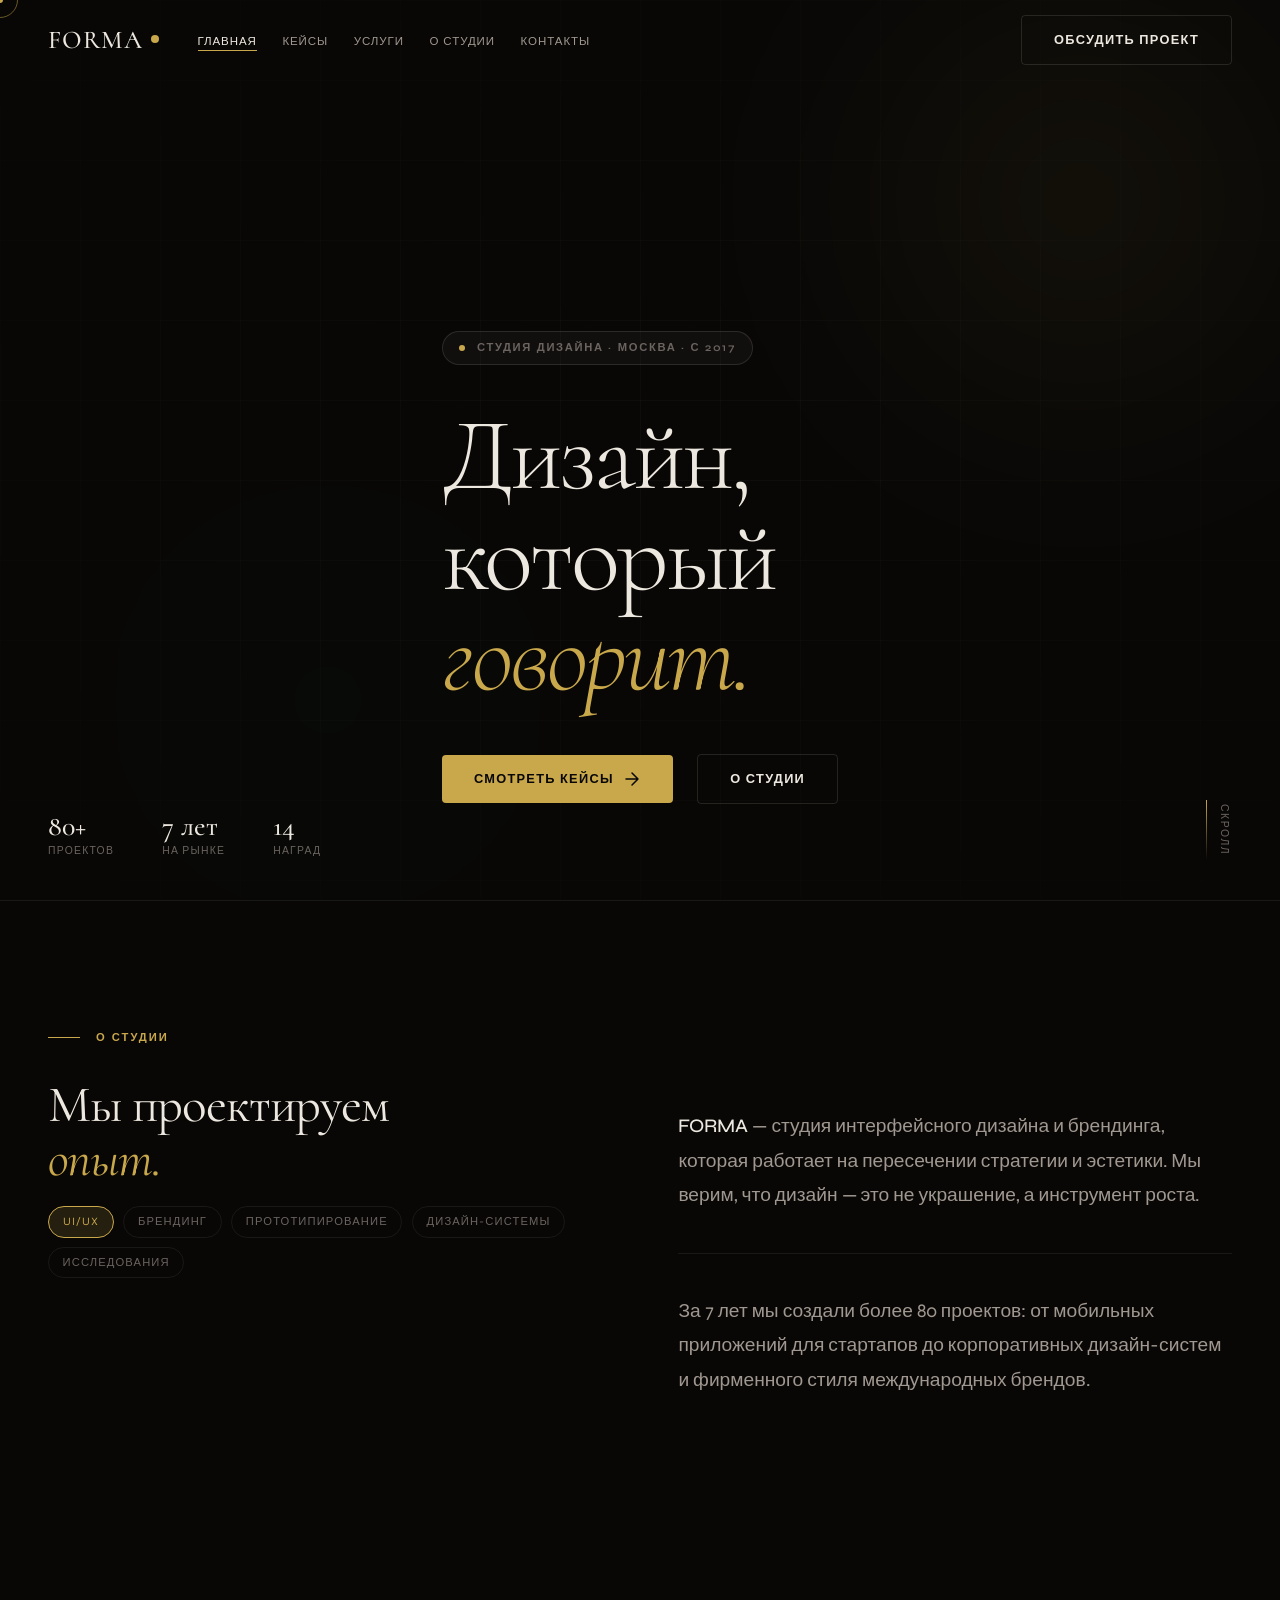
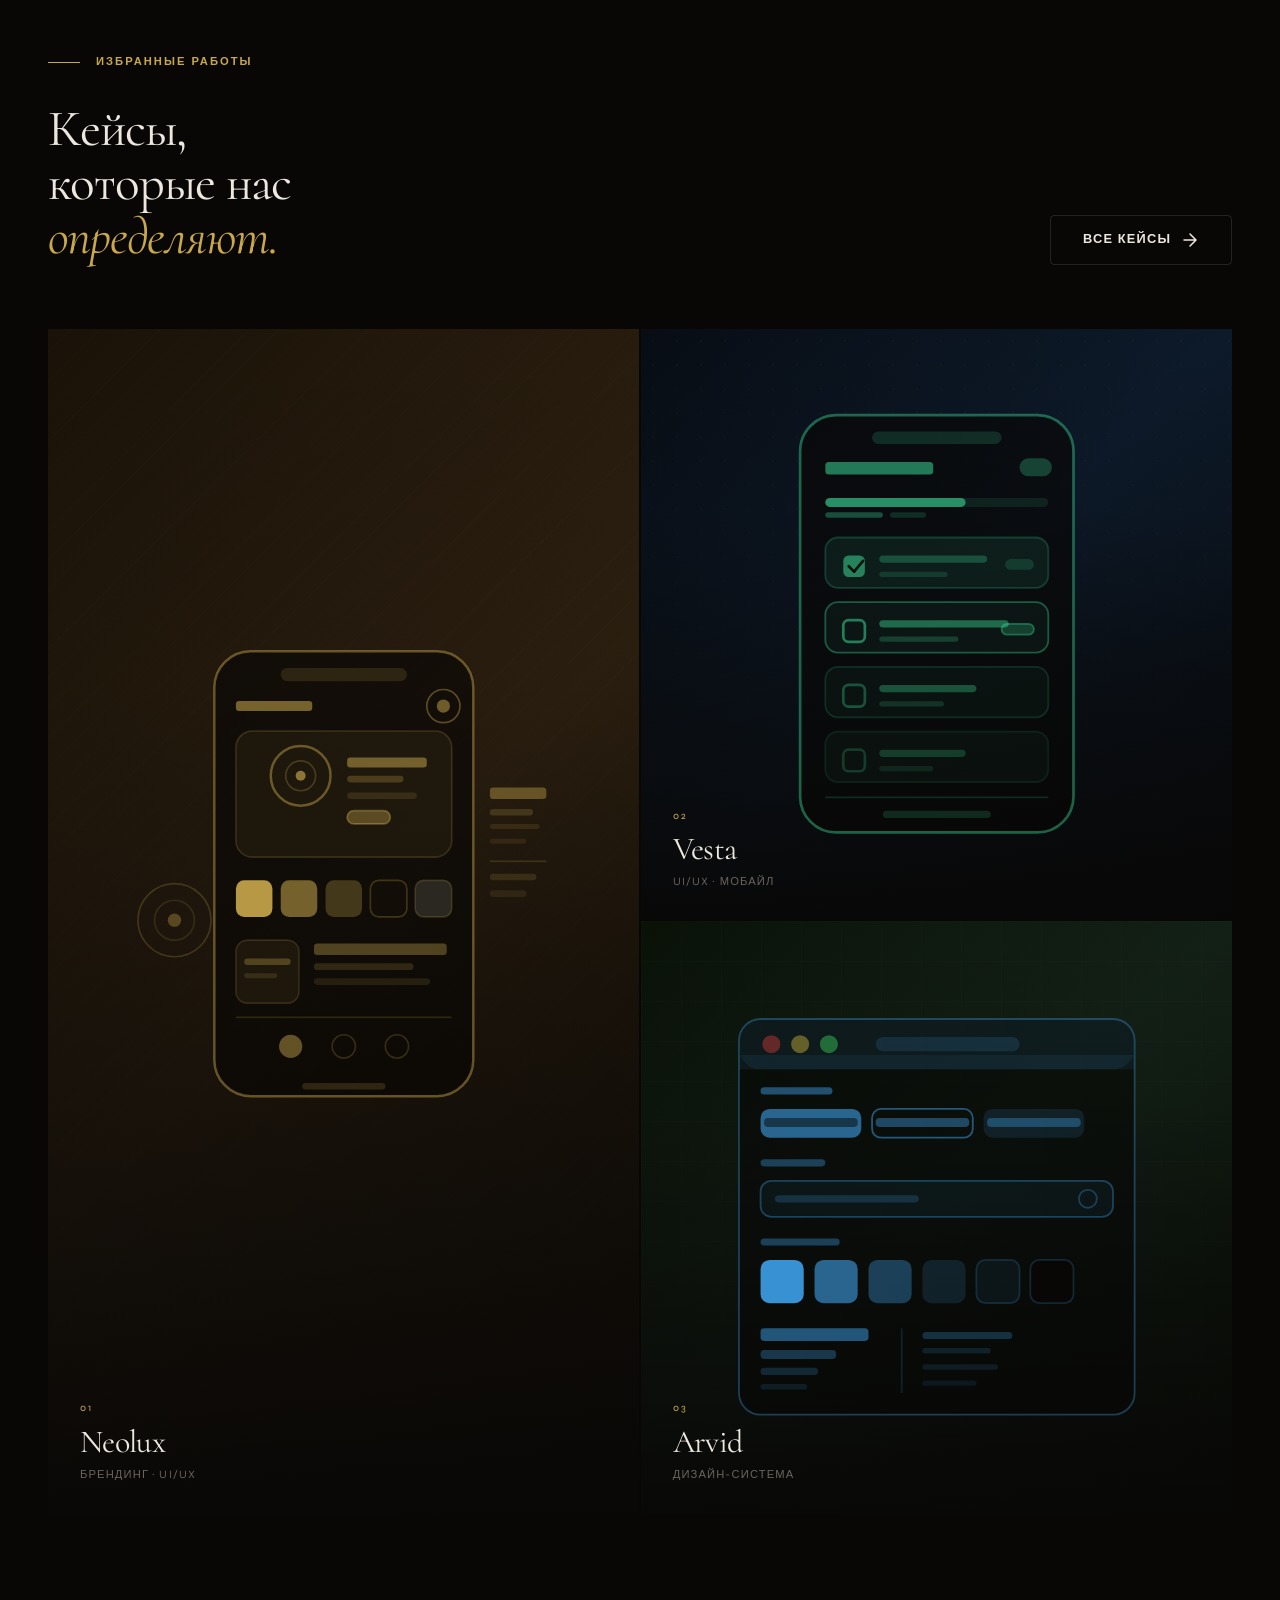
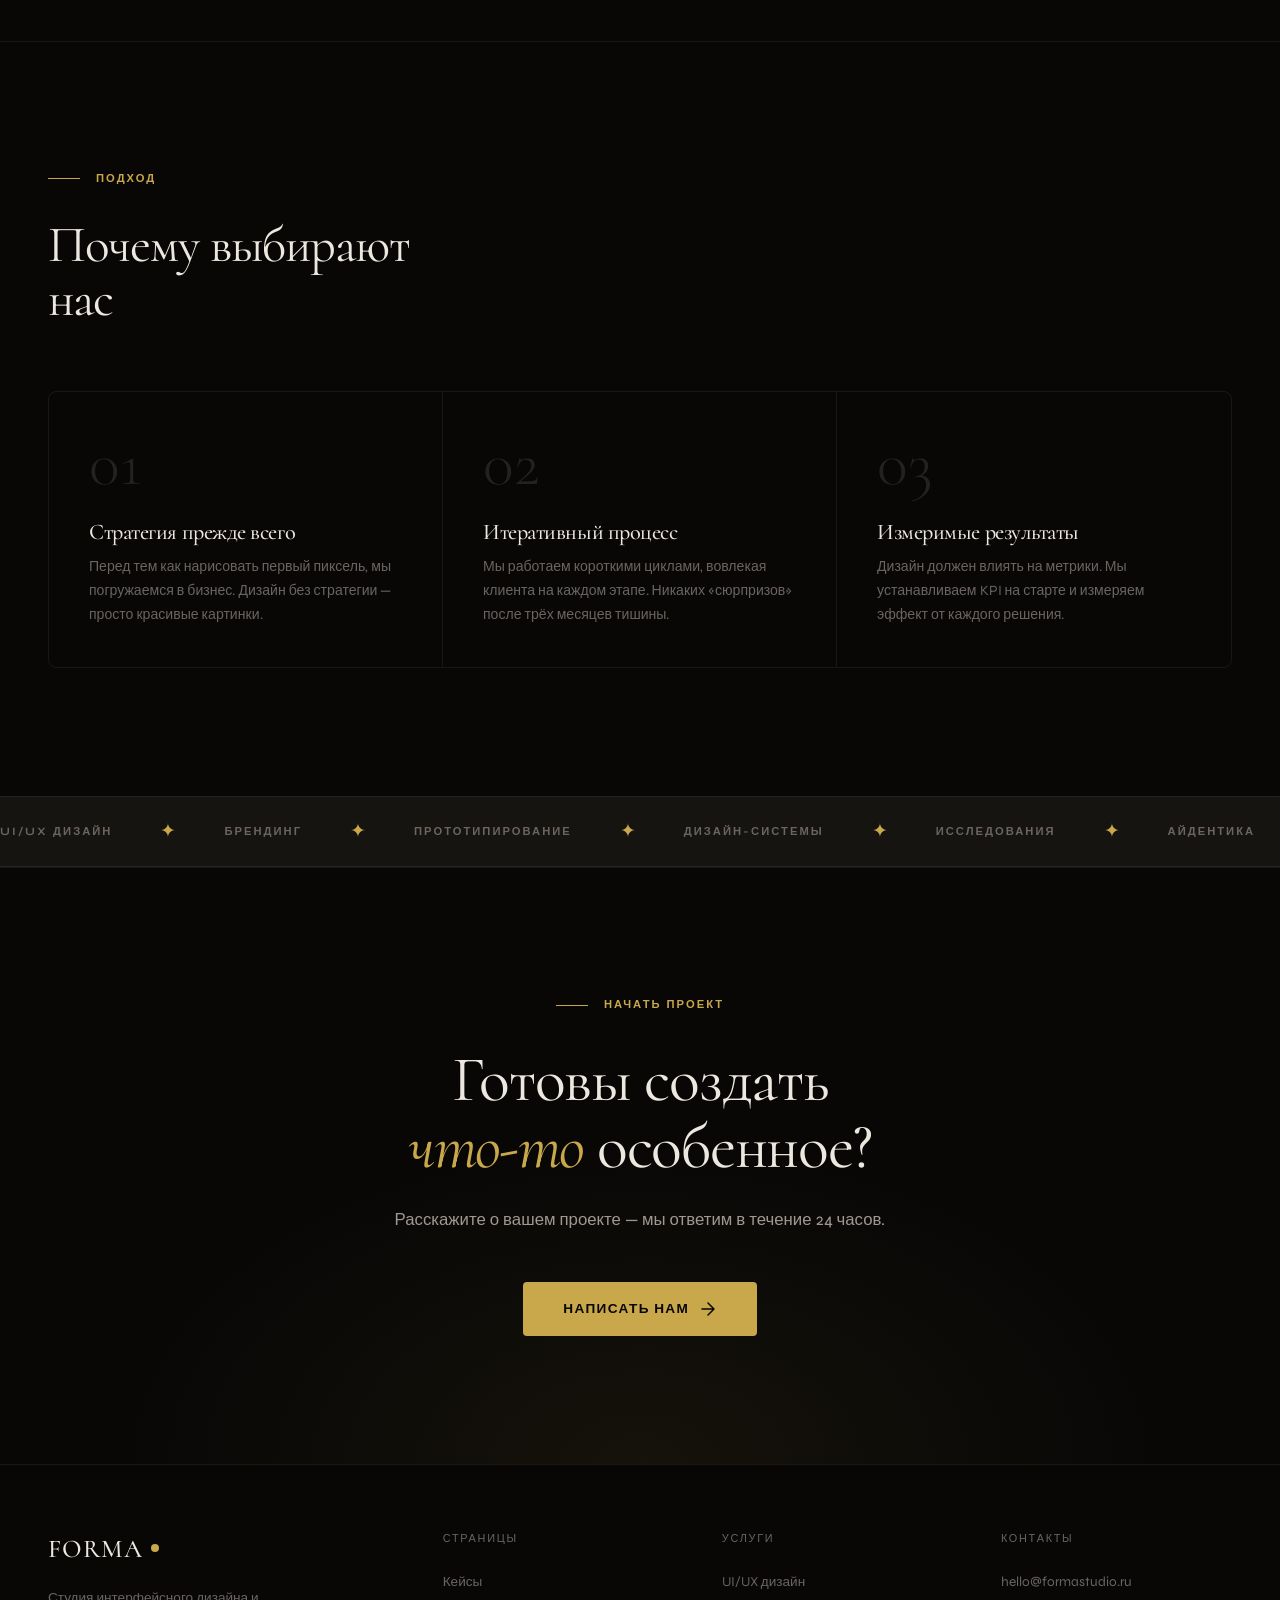
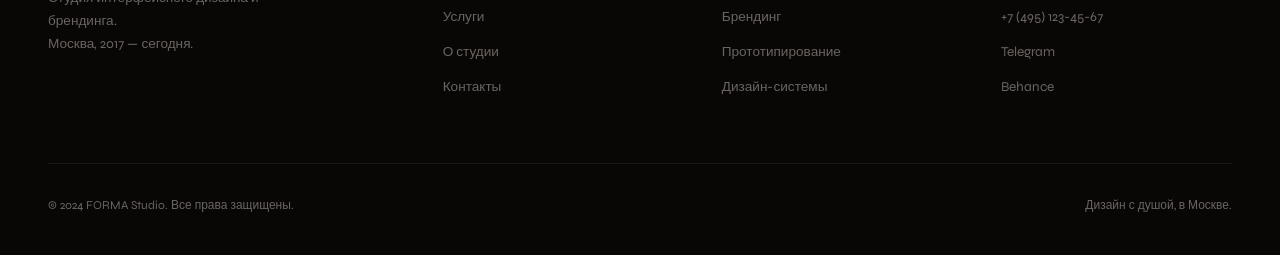
<file: index.html>
<!DOCTYPE html>
<html lang="ru">
<head>
  <meta charset="UTF-8">
  <meta name="viewport" content="width=device-width, initial-scale=1.0">
  <meta name="description" content="FORMA — студия интерфейсного дизайна и брендинга. Создаём UI/UX, айдентику и дизайн-системы для технологических компаний.">
  <meta name="keywords" content="дизайн студия, UI/UX дизайн, брендинг, айдентика, дизайн-система, веб-дизайн">
  <meta property="og:title" content="FORMA Studio — Дизайн интерфейсов и брендинг">
  <meta property="og:description" content="Создаём интерфейсы и бренды, которые работают. Студия дизайна FORMA.">
  <meta property="og:type" content="website">
  <meta name="theme-color" content="#080706">
  <title>FORMA Studio — Дизайн интерфейсов и брендинг</title>
  <link rel="stylesheet" href="css/style.css">
  <link rel="canonical" href="https://formastudio.ru/">
</head>
<body>

  <!-- Custom Cursor -->
  <div id="cursor-dot"></div>
  <div id="cursor-ring"></div>

  <!-- Navigation -->
  <nav class="nav" role="navigation" aria-label="Главное меню">
    <div class="container">
      <div class="nav__inner">
        <a href="index.html" class="nav__logo" aria-label="FORMA Studio — на главную">
          FORMA <span></span>
        </a>
        <ul class="nav__links" role="list">
          <li><a href="index.html">Главная</a></li>
          <li><a href="cases.html">Кейсы</a></li>
          <li><a href="services.html">Услуги</a></li>
          <li><a href="about.html">О студии</a></li>
          <li><a href="contact.html">Контакты</a></li>
        </ul>
        <a href="contact.html" class="btn btn--ghost nav__cta" aria-label="Обсудить проект">
          Обсудить проект
        </a>
        <button class="nav__burger" aria-label="Меню" aria-expanded="false">
          <span></span><span></span><span></span>
        </button>
      </div>
    </div>
  </nav>

  <!-- Mobile Menu -->
  <div class="nav__mobile" role="dialog" aria-label="Мобильное меню">
    <a href="index.html">Главная</a>
    <a href="cases.html">Кейсы</a>
    <a href="services.html">Услуги</a>
    <a href="about.html">О студии</a>
    <a href="contact.html">Контакты</a>
  </div>

  <main>
    <!-- ── Hero ───────────────────────────────────────────────── -->
    <section class="hero" aria-labelledby="hero-heading">
      <div class="hero__bg">
        <div class="hero__grid"></div>
        <div class="hero__orb hero__orb--1"></div>
        <div class="hero__orb hero__orb--2"></div>
      </div>

      <div class="container">
        <div class="hero__content">
          <div class="hero__eyebrow">
            <span class="hero__eyebrow-dot"></span>
            Студия дизайна · Москва · С 2017
          </div>
          <div class="hero__heading">
            <h1 id="hero-heading" class="display">
              Дизайн,<br>
              который<br>
              <em>говорит.</em>
            </h1>
          </div>
          <div class="hero__actions">
            <a href="cases.html" class="btn btn--primary">
              Смотреть кейсы
              <svg class="btn__arrow" viewBox="0 0 18 18" fill="none" aria-hidden="true">
                <path d="M3 9h12M9 3l6 6-6 6" stroke="currentColor" stroke-width="1.5" stroke-linecap="round" stroke-linejoin="round"/>
              </svg>
            </a>
            <a href="about.html" class="btn btn--ghost">О студии</a>
          </div>
        </div>
      </div>

      <!-- Stats bar -->
      <div class="hero__stat-bar" aria-label="Статистика студии">
        <div class="hero__stat">
          <span class="hero__stat-num">80+</span>
          <span class="hero__stat-label">Проектов</span>
        </div>
        <div class="hero__stat">
          <span class="hero__stat-num">7 лет</span>
          <span class="hero__stat-label">На рынке</span>
        </div>
        <div class="hero__stat">
          <span class="hero__stat-num">14</span>
          <span class="hero__stat-label">Наград</span>
        </div>
      </div>

      <!-- Scroll hint -->
      <div class="hero__scroll-hint" aria-hidden="true">
        <span>Скролл</span>
        <div class="hero__scroll-line"></div>
      </div>
    </section>

    <!-- ── About Intro ─────────────────────────────────────────── -->
    <section class="about-intro" aria-labelledby="about-heading">
      <div class="container">
        <div class="about-intro__layout">
          <div class="about-intro__left">
            <div class="section__label reveal">
              <span class="label label--accent">О студии</span>
            </div>
            <h2 id="about-heading" class="h2 section__title reveal reveal-delay-1">
              Мы проектируем<br>
              <em style="font-style:italic; color: var(--accent);">опыт.</em>
            </h2>
            <div class="about-intro__tags reveal reveal-delay-2">
              <span class="tag tag--accent">UI/UX</span>
              <span class="tag">Брендинг</span>
              <span class="tag">Прототипирование</span>
              <span class="tag">Дизайн-системы</span>
              <span class="tag">Исследования</span>
            </div>
          </div>
          <div class="about-intro__right">
            <p class="about-intro__text reveal reveal-delay-1">
              <strong>FORMA</strong> — студия интерфейсного дизайна и брендинга,
              которая работает на пересечении стратегии и эстетики.
              Мы верим, что дизайн — это не украшение, а инструмент роста.
            </p>
            <span class="about-intro__line"></span>
            <p class="about-intro__text reveal reveal-delay-2">
              За 7 лет мы создали более 80 проектов: от мобильных приложений
              для стартапов до корпоративных дизайн-систем и фирменного стиля
              международных брендов.
            </p>
          </div>
        </div>
      </div>
    </section>

    <!-- ── Cases Preview ───────────────────────────────────────── -->
    <section class="cases-preview" aria-labelledby="cases-heading">
      <div class="container">
        <div class="cases-preview__header">
          <div>
            <div class="section__label reveal">
              <span class="label label--accent">Избранные работы</span>
            </div>
            <h2 id="cases-heading" class="h2 reveal reveal-delay-1">
              Кейсы,<br>которые нас<br>
              <em style="font-style:italic; color:var(--accent);">определяют.</em>
            </h2>
          </div>
          <a href="cases.html" class="btn btn--ghost reveal">
            Все кейсы
            <svg class="btn__arrow" viewBox="0 0 18 18" fill="none" aria-hidden="true">
              <path d="M3 9h12M9 3l6 6-6 6" stroke="currentColor" stroke-width="1.5" stroke-linecap="round" stroke-linejoin="round"/>
            </svg>
          </a>
        </div>

        <div class="cases-preview__grid reveal">
          <!-- Card 1 — large -->
          <article class="case-card" data-case-id="1" role="button" tabindex="0" aria-label="Кейс Neolux — открыть">
            <div class="case-card__bg case-bg-1">
              <div class="case-pattern case-pattern-lines"></div>
              <svg class="svg-item-neolux svg-item-z_index" viewBox="0 0 260 340" fill="none" aria-hidden="true">
                <!-- Phone -->
                <rect x="52" y="8" width="156" height="268" rx="22" fill="rgba(8,7,6,.65)" stroke="rgba(201,168,76,.45)" stroke-width="1.5"/>
                <rect x="92" y="18" width="76" height="8" rx="4" fill="rgba(201,168,76,.15)"/>
                <!-- App nav -->
                <rect x="65" y="38" width="46" height="6" rx="2" fill="rgba(201,168,76,.55)"/>
                <circle cx="190" cy="41" r="10" stroke="rgba(201,168,76,.4)" stroke-width="1"/>
                <circle cx="190" cy="41" r="4" fill="rgba(201,168,76,.5)"/>
                <!-- Hero banner -->
                <rect x="65" y="56" width="130" height="76" rx="10" fill="rgba(201,168,76,.07)" stroke="rgba(201,168,76,.2)" stroke-width="1"/>
                <circle cx="104" cy="83" r="18" stroke="rgba(201,168,76,.45)" stroke-width="1.5"/>
                <circle cx="104" cy="83" r="9" stroke="rgba(201,168,76,.25)" stroke-width="1"/>
                <circle cx="104" cy="83" r="3" fill="rgba(201,168,76,.65)"/>
                <rect x="132" y="72" width="48" height="6" rx="2" fill="rgba(201,168,76,.5)"/>
                <rect x="132" y="83" width="34" height="4" rx="2" fill="rgba(201,168,76,.25)"/>
                <rect x="132" y="93" width="42" height="4" rx="2" fill="rgba(201,168,76,.15)"/>
                <rect x="132" y="104" width="26" height="8" rx="4" fill="rgba(201,168,76,.35)" stroke="rgba(201,168,76,.4)" stroke-width="1"/>
                <!-- Palette -->
                <rect x="65" y="146" width="22" height="22" rx="5" fill="rgba(201,168,76,.9)"/>
                <rect x="92" y="146" width="22" height="22" rx="5" fill="rgba(201,168,76,.55)"/>
                <rect x="119" y="146" width="22" height="22" rx="5" fill="rgba(201,168,76,.28)"/>
                <rect x="146" y="146" width="22" height="22" rx="5" fill="rgba(18,14,6,.9)" stroke="rgba(201,168,76,.25)" stroke-width="1"/>
                <rect x="173" y="146" width="22" height="22" rx="5" fill="rgba(237,232,223,.12)" stroke="rgba(201,168,76,.2)" stroke-width="1"/>
                <!-- Content row -->
                <rect x="65" y="182" width="38" height="38" rx="7" fill="rgba(201,168,76,.08)" stroke="rgba(201,168,76,.18)" stroke-width="1"/>
                <rect x="70" y="193" width="28" height="4" rx="2" fill="rgba(201,168,76,.3)"/>
                <rect x="70" y="202" width="20" height="3" rx="1.5" fill="rgba(201,168,76,.15)"/>
                <rect x="112" y="184" width="80" height="7" rx="2" fill="rgba(201,168,76,.35)"/>
                <rect x="112" y="196" width="60" height="4" rx="2" fill="rgba(201,168,76,.18)"/>
                <rect x="112" y="205" width="70" height="4" rx="2" fill="rgba(201,168,76,.12)"/>
                <!-- Bottom nav -->
                <rect x="65" y="228" width="130" height="1" fill="rgba(201,168,76,.18)"/>
                <circle cx="98"  cy="246" r="7" fill="rgba(201,168,76,.45)"/>
                <circle cx="130" cy="246" r="7" stroke="rgba(201,168,76,.22)" stroke-width="1" fill="none"/>
                <circle cx="162" cy="246" r="7" stroke="rgba(201,168,76,.22)" stroke-width="1" fill="none"/>
                <rect x="105" y="268" width="50" height="4" rx="2" fill="rgba(201,168,76,.18)"/>
                <!-- Floating brand element -->
                <circle cx="28" cy="170" r="22" stroke="rgba(201,168,76,.22)" stroke-width="1"/>
                <circle cx="28" cy="170" r="12" stroke="rgba(201,168,76,.15)" stroke-width="1"/>
                <circle cx="28" cy="170" r="4" fill="rgba(201,168,76,.35)"/>
                <!-- Side type -->
                <rect x="218" y="90" width="34" height="7" rx="2" fill="rgba(201,168,76,.4)"/>
                <rect x="218" y="103" width="26" height="4" rx="2" fill="rgba(201,168,76,.2)"/>
                <rect x="218" y="112" width="30" height="3" rx="1.5" fill="rgba(201,168,76,.12)"/>
                <rect x="218" y="121" width="22" height="3" rx="1.5" fill="rgba(201,168,76,.1)"/>
                <rect x="218" y="134" width="34" height="1" fill="rgba(201,168,76,.18)"/>
                <rect x="218" y="142" width="28" height="4" rx="2" fill="rgba(201,168,76,.15)"/>
                <rect x="218" y="152" width="22" height="4" rx="2" fill="rgba(201,168,76,.1)"/>
              </svg>
            </div>
            <div class="case-card__info">
              <div class="case-card__num">01</div>
              <h3 class="case-card__title">Neolux</h3>
              <p class="case-card__cat">Брендинг · UI/UX</p>
            </div>
            <div class="case-card__arrow" aria-hidden="true">
              <svg width="14" height="14" viewBox="0 0 14 14" fill="none">
                <path d="M2 12L12 2M12 2H4M12 2v8" stroke="currentColor" stroke-width="1.5" stroke-linecap="round"/>
              </svg>
            </div>
          </article>

          <!-- Card 2 -->
          <article class="case-card" data-case-id="2" role="button" tabindex="0" aria-label="Кейс Vesta — открыть">
            <div class="case-card__bg case-bg-2">
              <div class="case-pattern case-pattern-dots"></div>
              <svg class="svg-item-vesta svg-item-z_index" viewBox="0 0 240 240" fill="none" aria-hidden="true">
                <!-- Phone frame -->
                <rect x="44" y="4" width="152" height="232" rx="20" fill="rgba(8,7,6,.65)" stroke="rgba(62,232,160,.4)" stroke-width="1.5"/>
                <rect x="84" y="13" width="72" height="7" rx="3.5" fill="rgba(62,232,160,.15)"/>
                <!-- Header -->
                <rect x="58" y="30" width="60" height="7" rx="2" fill="rgba(62,232,160,.5)"/>
                <rect x="166" y="28" width="18" height="10" rx="5" fill="rgba(62,232,160,.25)"/>
                <!-- Progress bar -->
                <rect x="58" y="50" width="124" height="5" rx="2.5" fill="rgba(62,232,160,.1)"/>
                <rect x="58" y="50" width="78" height="5" rx="2.5" fill="rgba(62,232,160,.55)"/>
                <rect x="58" y="58" width="32" height="3" rx="1.5" fill="rgba(62,232,160,.3)"/>
                <rect x="94" y="58" width="20" height="3" rx="1.5" fill="rgba(62,232,160,.15)"/>
                <!-- Task 1 - done -->
                <rect x="58" y="72" width="124" height="28" rx="7" fill="rgba(62,232,160,.08)" stroke="rgba(62,232,160,.2)" stroke-width="1"/>
                <rect x="68" y="82" width="12" height="12" rx="3" fill="rgba(62,232,160,.5)"/>
                <line x1="71" y1="88" x2="74" y2="91" stroke="rgba(8,7,6,.9)" stroke-width="1.5" stroke-linecap="round"/>
                <line x1="74" y1="91" x2="79" y2="85" stroke="rgba(8,7,6,.9)" stroke-width="1.5" stroke-linecap="round"/>
                <rect x="88" y="82" width="60" height="4" rx="2" fill="rgba(62,232,160,.25)"/>
                <rect x="88" y="91" width="38" height="3" rx="1.5" fill="rgba(62,232,160,.15)"/>
                <rect x="158" y="84" width="16" height="6" rx="3" fill="rgba(62,232,160,.15)"/>
                <!-- Task 2 - active -->
                <rect x="58" y="108" width="124" height="28" rx="7" fill="rgba(62,232,160,.05)" stroke="rgba(62,232,160,.35)" stroke-width="1"/>
                <rect x="68" y="118" width="12" height="12" rx="3" stroke="rgba(62,232,160,.5)" stroke-width="1.5" fill="none"/>
                <rect x="88" y="118" width="72" height="4" rx="2" fill="rgba(62,232,160,.4)"/>
                <rect x="88" y="127" width="44" height="3" rx="1.5" fill="rgba(62,232,160,.2)"/>
                <rect x="156" y="120" width="18" height="6" rx="3" fill="rgba(62,232,160,.2)" stroke="rgba(62,232,160,.35)" stroke-width="1"/>
                <!-- Task 3 -->
                <rect x="58" y="144" width="124" height="28" rx="7" fill="rgba(62,232,160,.04)" stroke="rgba(62,232,160,.15)" stroke-width="1"/>
                <rect x="68" y="154" width="12" height="12" rx="3" stroke="rgba(62,232,160,.3)" stroke-width="1.5" fill="none"/>
                <rect x="88" y="154" width="54" height="4" rx="2" fill="rgba(62,232,160,.3)"/>
                <rect x="88" y="163" width="36" height="3" rx="1.5" fill="rgba(62,232,160,.15)"/>
                <!-- Task 4 - faded -->
                <rect x="58" y="180" width="124" height="28" rx="7" fill="rgba(62,232,160,.03)" stroke="rgba(62,232,160,.1)" stroke-width="1"/>
                <rect x="68" y="190" width="12" height="12" rx="3" stroke="rgba(62,232,160,.2)" stroke-width="1.5" fill="none"/>
                <rect x="88" y="190" width="48" height="4" rx="2" fill="rgba(62,232,160,.2)"/>
                <rect x="88" y="199" width="30" height="3" rx="1.5" fill="rgba(62,232,160,.1)"/>
                <!-- Bottom -->
                <rect x="58" y="216" width="124" height="1" fill="rgba(62,232,160,.15)"/>
                <rect x="90" y="224" width="60" height="4" rx="2" fill="rgba(62,232,160,.15)"/>
              </svg>
            </div>
            <div class="case-card__info">
              <div class="case-card__num">02</div>
              <h3 class="case-card__title">Vesta</h3>
              <p class="case-card__cat">UI/UX · Мобайл</p>
            </div>
            <div class="case-card__arrow" aria-hidden="true">
              <svg width="14" height="14" viewBox="0 0 14 14" fill="none">
                <path d="M2 12L12 2M12 2H4M12 2v8" stroke="currentColor" stroke-width="1.5" stroke-linecap="round"/>
              </svg>
            </div>
          </article>

          <!-- Card 3 -->
          <article class="case-card" data-case-id="3" role="button" tabindex="0" aria-label="Кейс Arvid — открыть">
            <div class="case-card__bg case-bg-3">
              <div class="case-pattern case-pattern-grid"></div>
              <svg class="svg-item-arvid svg-item-z_index" viewBox="0 0 240 240" fill="none" aria-hidden="true">
                <!-- Window chrome -->
                <rect x="10" y="10" width="220" height="220" rx="12" fill="rgba(8,7,6,.6)" stroke="rgba(62,160,232,.35)" stroke-width="1"/>
                <rect x="10" y="10" width="220" height="28" rx="12" fill="rgba(62,160,232,.08)"/>
                <rect x="10" y="30" width="220" height="8" fill="rgba(62,160,232,.08)"/>
                <circle cx="28" cy="24" r="5" fill="rgba(232,62,62,.4)"/>
                <circle cx="44" cy="24" r="5" fill="rgba(232,200,62,.4)"/>
                <circle cx="60" cy="24" r="5" fill="rgba(62,232,100,.4)"/>
                <rect x="86" y="20" width="80" height="8" rx="4" fill="rgba(62,160,232,.15)"/>
                <!-- Section: Buttons -->
                <rect x="22" y="48" width="40" height="4" rx="2" fill="rgba(62,160,232,.45)"/>
                <rect x="22" y="60" width="56" height="16" rx="5" fill="rgba(62,160,232,.6)"/>
                <rect x="22" y="60" width="56" height="16" rx="5" fill="none" stroke="rgba(62,160,232,.0)"/>
                <rect x="24" y="65" width="52" height="5" rx="2" fill="rgba(8,7,6,.5)"/>
                <rect x="84" y="60" width="56" height="16" rx="5" fill="none" stroke="rgba(62,160,232,.5)" stroke-width="1"/>
                <rect x="86" y="65" width="52" height="5" rx="2" fill="rgba(62,160,232,.4)"/>
                <rect x="146" y="60" width="56" height="16" rx="5" fill="rgba(62,160,232,.12)"/>
                <rect x="148" y="65" width="52" height="5" rx="2" fill="rgba(62,160,232,.35)"/>
                <!-- Section: Input -->
                <rect x="22" y="88" width="36" height="4" rx="2" fill="rgba(62,160,232,.35)"/>
                <rect x="22" y="100" width="196" height="20" rx="6" fill="rgba(62,160,232,.06)" stroke="rgba(62,160,232,.35)" stroke-width="1"/>
                <rect x="30" y="108" width="80" height="4" rx="2" fill="rgba(62,160,232,.2)"/>
                <circle cx="204" cy="110" r="5" stroke="rgba(62,160,232,.3)" stroke-width="1" fill="none"/>
                <!-- Section: Color tokens -->
                <rect x="22" y="132" width="44" height="4" rx="2" fill="rgba(62,160,232,.35)"/>
                <rect x="22" y="144" width="24" height="24" rx="5" fill="rgba(62,160,232,.9)"/>
                <rect x="52" y="144" width="24" height="24" rx="5" fill="rgba(62,160,232,.6)"/>
                <rect x="82" y="144" width="24" height="24" rx="5" fill="rgba(62,160,232,.35)"/>
                <rect x="112" y="144" width="24" height="24" rx="5" fill="rgba(62,160,232,.15)"/>
                <rect x="142" y="144" width="24" height="24" rx="5" fill="rgba(62,160,232,.07)" stroke="rgba(62,160,232,.2)" stroke-width="1"/>
                <rect x="172" y="144" width="24" height="24" rx="5" fill="rgba(8,7,6,.8)" stroke="rgba(62,160,232,.2)" stroke-width="1"/>
                <!-- Section: Typography scale -->
                <rect x="22" y="182" width="60" height="7" rx="2" fill="rgba(62,160,232,.5)"/>
                <rect x="22" y="194" width="42" height="5" rx="2" fill="rgba(62,160,232,.3)"/>
                <rect x="22" y="204" width="32" height="4" rx="2" fill="rgba(62,160,232,.2)"/>
                <rect x="22" y="213" width="26" height="3" rx="1.5" fill="rgba(62,160,232,.12)"/>
                <!-- Divider -->
                <rect x="100" y="182" width="1" height="36" fill="rgba(62,160,232,.15)"/>
                <!-- Token labels -->
                <rect x="112" y="184" width="50" height="4" rx="2" fill="rgba(62,160,232,.25)"/>
                <rect x="112" y="193" width="38" height="3" rx="1.5" fill="rgba(62,160,232,.15)"/>
                <rect x="112" y="202" width="42" height="3" rx="1.5" fill="rgba(62,160,232,.12)"/>
                <rect x="112" y="211" width="30" height="3" rx="1.5" fill="rgba(62,160,232,.1)"/>
              </svg>
            </div>
            <div class="case-card__info">
              <div class="case-card__num">03</div>
              <h3 class="case-card__title">Arvid</h3>
              <p class="case-card__cat">Дизайн-система</p>
            </div>
            <div class="case-card__arrow" aria-hidden="true">
              <svg width="14" height="14" viewBox="0 0 14 14" fill="none">
                <path d="M2 12L12 2M12 2H4M12 2v8" stroke="currentColor" stroke-width="1.5" stroke-linecap="round"/>
              </svg>
            </div>
          </article>
        </div>
      </div>
    </section>

    <!-- ── Advantages ──────────────────────────────────────────── -->
    <section class="advantages" aria-labelledby="adv-heading">
      <div class="container">
        <div class="section__label reveal">
          <span class="label label--accent">Подход</span>
        </div>
        <h2 id="adv-heading" class="h2 reveal reveal-delay-1" style="max-width:500px; margin-bottom:0">
          Почему выбирают<br>нас
        </h2>

        <div class="advantages__grid">
          <div class="advantage-item reveal">
            <div class="advantage-item__num">01</div>
            <h3 class="advantage-item__title">Стратегия прежде всего</h3>
            <p class="advantage-item__text">
              Перед тем как нарисовать первый пиксель, мы погружаемся в бизнес. 
              Дизайн без стратегии — просто красивые картинки.
            </p>
          </div>
          <div class="advantage-item reveal reveal-delay-2">
            <div class="advantage-item__num">02</div>
            <h3 class="advantage-item__title">Итеративный процесс</h3>
            <p class="advantage-item__text">
              Мы работаем короткими циклами, вовлекая клиента на каждом этапе. 
              Никаких «сюрпризов» после трёх месяцев тишины.
            </p>
          </div>
          <div class="advantage-item reveal reveal-delay-3">
            <div class="advantage-item__num">03</div>
            <h3 class="advantage-item__title">Измеримые результаты</h3>
            <p class="advantage-item__text">
              Дизайн должен влиять на метрики. Мы устанавливаем KPI на старте 
              и измеряем эффект от каждого решения.
            </p>
          </div>
        </div>
      </div>
    </section>

    <!-- ── Marquee band ────────────────────────────────────────── -->
    <div class="marquee" aria-hidden="true">
      <div class="marquee__inner">
        <span class="label" style="white-space:nowrap;">UI/UX дизайн</span>
        <span style="color:var(--accent); font-size:1.2rem;">✦</span>
        <span class="label" style="white-space:nowrap;">Брендинг</span>
        <span style="color:var(--accent); font-size:1.2rem;">✦</span>
        <span class="label" style="white-space:nowrap;">Прототипирование</span>
        <span style="color:var(--accent); font-size:1.2rem;">✦</span>
        <span class="label" style="white-space:nowrap;">Дизайн-системы</span>
        <span style="color:var(--accent); font-size:1.2rem;">✦</span>
        <span class="label" style="white-space:nowrap;">Исследования</span>
        <span style="color:var(--accent); font-size:1.2rem;">✦</span>
        <span class="label" style="white-space:nowrap;">Айдентика</span>
        <span style="color:var(--accent); font-size:1.2rem;">✦</span>
        <span class="label" style="white-space:nowrap;">Motion design</span>
        <span style="color:var(--accent); font-size:1.2rem;">✦</span>
        <span class="label" style="white-space:nowrap;">Веб-дизайн</span>
        <span style="color:var(--accent); font-size:1.2rem;">✦</span>
        <span class="label" style="white-space:nowrap;">UI/UX дизайн</span>
        <span style="color:var(--accent); font-size:1.2rem;">✦</span>
        <span class="label" style="white-space:nowrap;">Брендинг</span>
        <span style="color:var(--accent); font-size:1.2rem;">✦</span>
        <span class="label" style="white-space:nowrap;">Прототипирование</span>
        <span style="color:var(--accent); font-size:1.2rem;">✦</span>
        <span class="label" style="white-space:nowrap;">Дизайн-системы</span>
        <span style="color:var(--accent); font-size:1.2rem;">✦</span>
      </div>
    </div>

    <!-- ── CTA ─────────────────────────────────────────────────── -->
    <section class="cta">
      <div class="cta__bg"></div>
      <div class="container">
        <div class="cta__inner">
          <div class="section__label reveal" style="justify-content:center">
            <span class="label label--accent">Начать проект</span>
          </div>
          <h2 class="cta__title reveal reveal-delay-1">
            Готовы создать<br>
            <em style="font-style:italic; color:var(--accent);">что-то</em> особенное?
          </h2>
          <p class="cta__sub reveal reveal-delay-2">
            Расскажите о вашем проекте — мы ответим в течение 24 часов.
          </p>
          <div class="reveal reveal-delay-3">
            <a href="contact.html" class="btn btn--primary" style="padding: 1rem 2.5rem; font-size:.85rem;">
              Написать нам
              <svg class="btn__arrow" viewBox="0 0 18 18" fill="none" aria-hidden="true">
                <path d="M3 9h12M9 3l6 6-6 6" stroke="currentColor" stroke-width="1.5" stroke-linecap="round" stroke-linejoin="round"/>
              </svg>
            </a>
          </div>
        </div>
      </div>
    </section>
  </main>

  <!-- Footer -->
  <footer role="contentinfo">
    <div class="container">
      <div class="footer__top">
        <div>
          <a href="index.html" class="nav__logo">FORMA <span></span></a>
          <p class="footer__brand-text">
            Студия интерфейсного дизайна и брендинга.<br>
            Москва, 2017 — сегодня.
          </p>
        </div>
        <div>
          <p class="footer__col-title">Страницы</p>
          <ul class="footer__links">
            <li><a href="cases.html">Кейсы</a></li>
            <li><a href="services.html">Услуги</a></li>
            <li><a href="about.html">О студии</a></li>
            <li><a href="contact.html">Контакты</a></li>
          </ul>
        </div>
        <div>
          <p class="footer__col-title">Услуги</p>
          <ul class="footer__links">
            <li><a href="services.html">UI/UX дизайн</a></li>
            <li><a href="services.html">Брендинг</a></li>
            <li><a href="services.html">Прототипирование</a></li>
            <li><a href="services.html">Дизайн-системы</a></li>
          </ul>
        </div>
        <div>
          <p class="footer__col-title">Контакты</p>
          <ul class="footer__links">
            <li><a href="mailto:hello@formastudio.ru">hello@formastudio.ru</a></li>
            <li><a href="tel:+74951234567">+7 (495) 123-45-67</a></li>
            <li><a href="#">Telegram</a></li>
            <li><a href="#">Behance</a></li>
          </ul>
        </div>
      </div>
      <div class="footer__bottom">
        <span>© 2024 FORMA Studio. Все права защищены.</span>
        <span>Дизайн с душой, в Москве.</span>
      </div>
    </div>
  </footer>

  <!-- Case Modal -->
  <div class="modal-overlay" id="caseModal" role="dialog" aria-modal="true" aria-labelledby="modalTitle">
    <div class="modal">
      <div class="modal__header">
        <div>
          <h2 class="modal__title" id="modalTitle">—</h2>
          <p class="modal__subtitle">—</p>
        </div>
        <button class="modal__close" aria-label="Закрыть">
          <svg width="14" height="14" viewBox="0 0 14 14" fill="none">
            <path d="M1 1l12 12M13 1L1 13" stroke="currentColor" stroke-width="1.5" stroke-linecap="round"/>
          </svg>
        </button>
      </div>
      <div class="modal__visual"></div>
      <div class="modal__body">
        <div class="modal__section">
          <p class="modal__section-label">Задача</p>
          <p class="modal__section-text" id="modal-task"></p>
        </div>
        <div class="modal__section">
          <p class="modal__section-label">Процесс</p>
          <p class="modal__section-text" id="modal-process"></p>
        </div>
        <div class="modal__section">
          <p class="modal__section-label">Результат</p>
          <p class="modal__section-text" id="modal-result"></p>
          <div class="modal__result-grid" id="modal-stats"></div>
        </div>
        <div class="modal__section">
          <p class="modal__section-label">Инструменты</p>
          <div class="modal__tools" id="modal-tools"></div>
        </div>
      </div>
    </div>
  </div>

  <style>
    @keyframes marquee {
      0%   { transform: translateX(0); }
      100% { transform: translateX(-50%); }
    }
  </style>

  <script src="js/script.js"></script>
</body>
</html>
</file>
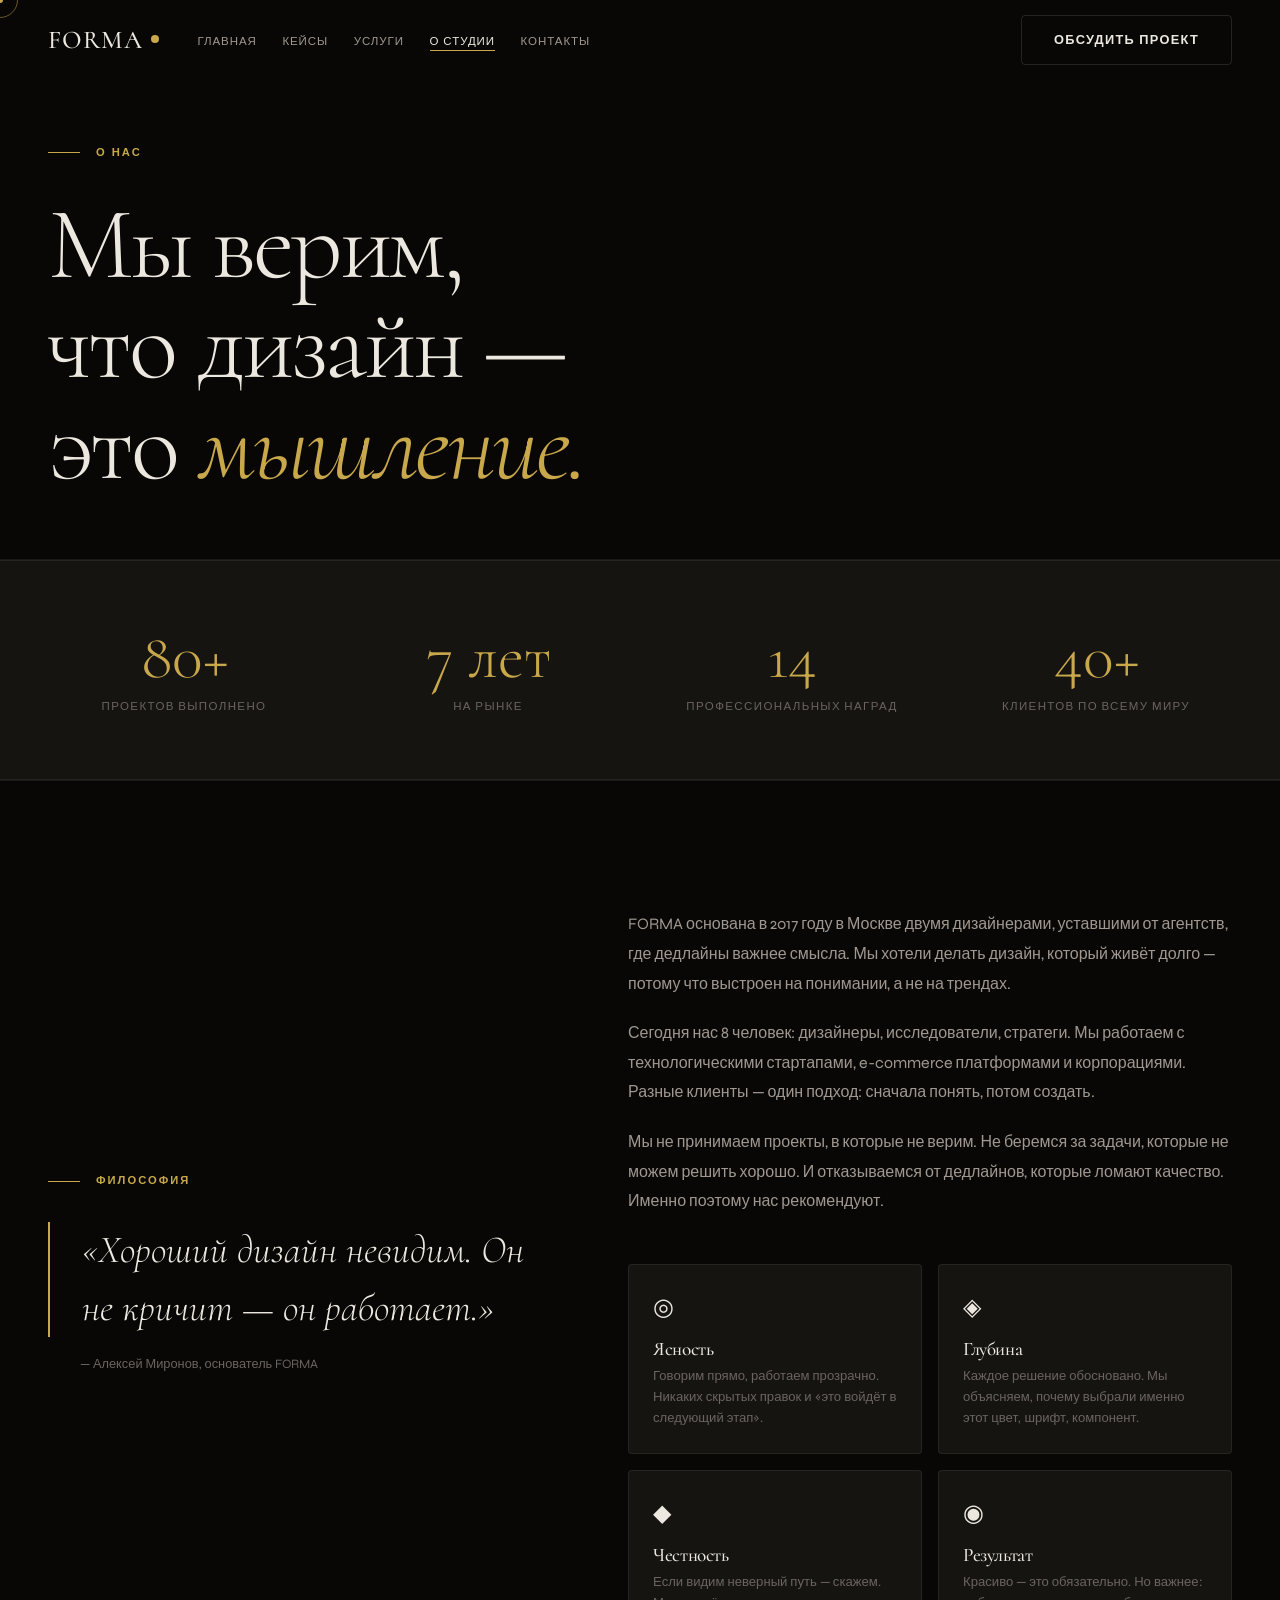
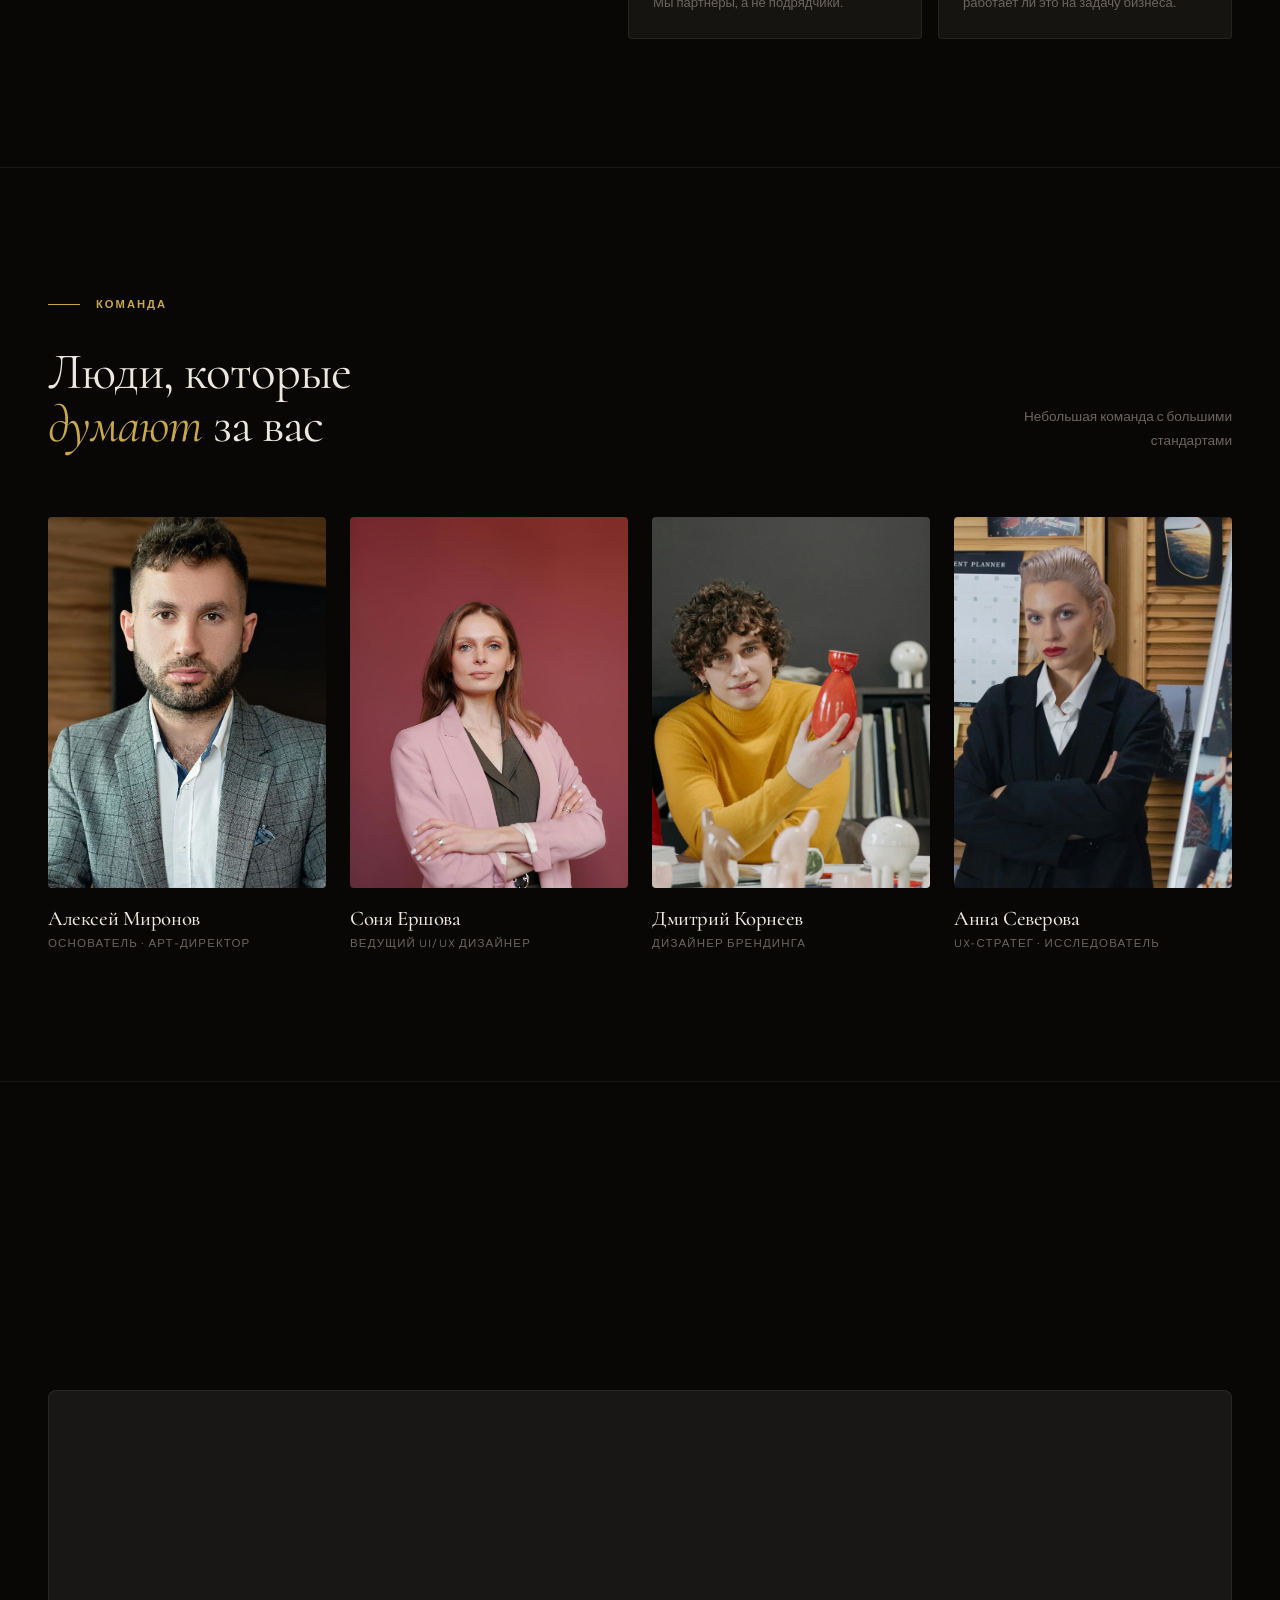
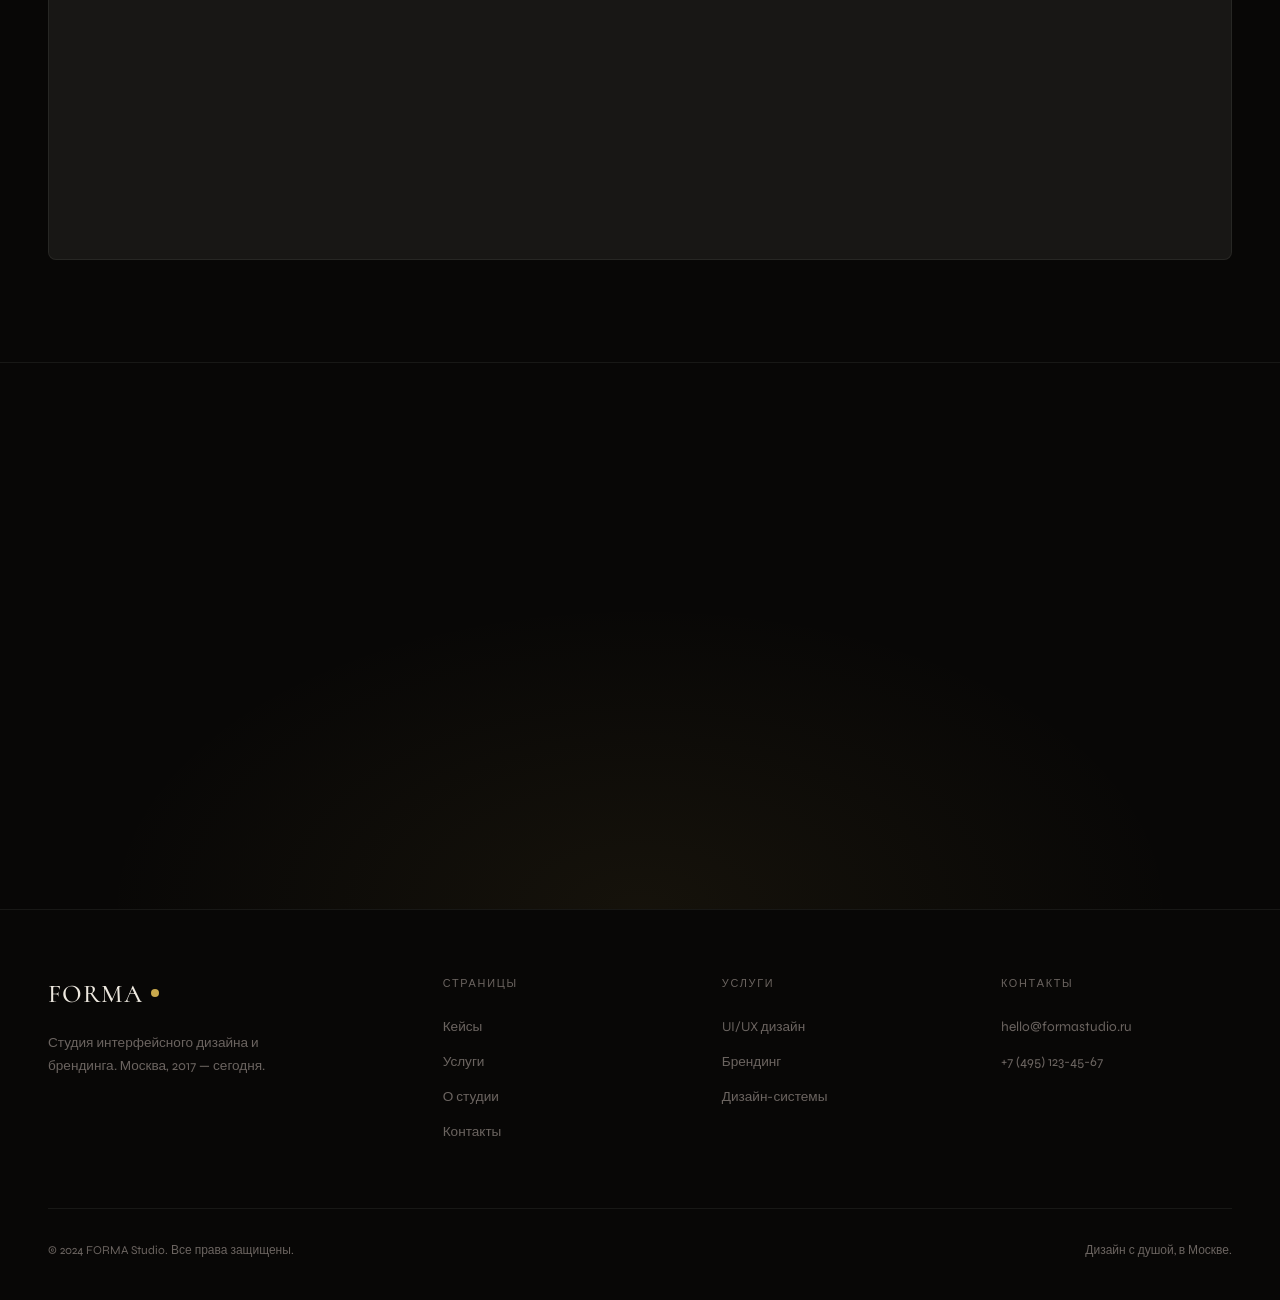
<file: about.html>
<!DOCTYPE html>
<html lang="ru">
<head>
  <meta charset="UTF-8">
  <meta name="viewport" content="width=device-width, initial-scale=1.0">
  <meta name="description" content="О студии FORMA — команда дизайнеров с философией, подходом и историей. Узнайте, кто создаёт ваш дизайн.">
  <meta property="og:title" content="О студии — FORMA Studio">
  <meta name="theme-color" content="#080706">
  <title>О студии — FORMA Studio</title>
  <link rel="stylesheet" href="css/style.css">
</head>
<body>

  <div id="cursor-dot"></div>
  <div id="cursor-ring"></div>

  <nav class="nav" role="navigation" aria-label="Главное меню">
    <div class="container">
      <div class="nav__inner">
        <a href="index.html" class="nav__logo">FORMA <span></span></a>
        <ul class="nav__links" role="list">
          <li><a href="index.html">Главная</a></li>
          <li><a href="cases.html">Кейсы</a></li>
          <li><a href="services.html">Услуги</a></li>
          <li><a href="about.html">О студии</a></li>
          <li><a href="contact.html">Контакты</a></li>
        </ul>
        <a href="contact.html" class="btn btn--ghost nav__cta">Обсудить проект</a>
        <button class="nav__burger" aria-label="Меню"><span></span><span></span><span></span></button>
      </div>
    </div>
  </nav>

  <div class="nav__mobile" role="dialog">
    <a href="index.html">Главная</a>
    <a href="cases.html">Кейсы</a>
    <a href="services.html">Услуги</a>
    <a href="about.html">О студии</a>
    <a href="contact.html">Контакты</a>
  </div>

  <main>
    <!-- Page Hero -->
    <section class="page-hero">
      <div class="container">
        <div class="section__label">
          <span class="label label--accent">О нас</span>
        </div>
        <h1 class="display" style="max-width:800px">
          Мы верим,<br>что дизайн —<br>
          это <em>мышление.</em>
        </h1>
      </div>
    </section>

    <!-- Stats Band -->
    <div class="stats-band" role="region" aria-label="Статистика студии">
      <div class="container">
        <div class="stats-band__grid">
          <div class="stat-item text-center">
            <div class="stat-item__num">
              <span class="counter" data-count="80">0</span><span>+</span>
            </div>
            <div class="stat-item__label">Проектов выполнено</div>
          </div>
          <div class="stat-item text-center">
            <div class="stat-item__num">
              <span class="counter" data-count="7">0</span><span> лет</span>
            </div>
            <div class="stat-item__label">На рынке</div>
          </div>
          <div class="stat-item text-center">
            <div class="stat-item__num">
              <span class="counter" data-count="14">0</span>
            </div>
            <div class="stat-item__label">Профессиональных наград</div>
          </div>
          <div class="stat-item text-center">
            <div class="stat-item__num">
              <span class="counter" data-count="40">0</span><span>+</span>
            </div>
            <div class="stat-item__label">Клиентов по всему миру</div>
          </div>
        </div>
      </div>
    </div>

    <!-- Philosophy -->
    <section class="philosophy" aria-labelledby="philosophy-heading">
      <div class="container">
        <div class="philosophy__layout">
          <div>
            <div class="section__label reveal">
              <span class="label label--accent">Философия</span>
            </div>
            <blockquote class="philosophy__quote reveal reveal-delay-1">
              «Хороший дизайн невидим.
              Он не кричит — он работает.»
            </blockquote>
            <p style="font-size:.8rem; color:var(--text-muted); margin-top:1rem; padding-left:2rem;" class="reveal reveal-delay-2">
              — Алексей Миронов, основатель FORMA
            </p>
          </div>
          <div class="philosophy__content">
            <p class="philosophy__text reveal">
              FORMA основана в 2017 году в Москве двумя дизайнерами, уставшими
              от агентств, где дедлайны важнее смысла. Мы хотели делать дизайн,
              который живёт долго — потому что выстроен на понимании, а не на
              трендах.
            </p>
            <p class="philosophy__text reveal reveal-delay-1">
              Сегодня нас 8 человек: дизайнеры, исследователи, стратеги. Мы
              работаем с технологическими стартапами, e-commerce платформами и
              корпорациями. Разные клиенты — один подход: сначала понять,
              потом создать.
            </p>
            <p class="philosophy__text reveal reveal-delay-2">
              Мы не принимаем проекты, в которые не верим. Не беремся за задачи,
              которые не можем решить хорошо. И отказываемся от дедлайнов,
              которые ломают качество. Именно поэтому нас рекомендуют.
            </p>

            <div class="values-grid reveal reveal-delay-3">
              <div class="value-item">
                <div class="value-item__icon" aria-hidden="true">◎</div>
                <h3 class="value-item__title">Ясность</h3>
                <p class="value-item__text">Говорим прямо, работаем прозрачно. Никаких скрытых правок и «это войдёт в следующий этап».</p>
              </div>
              <div class="value-item">
                <div class="value-item__icon" aria-hidden="true">◈</div>
                <h3 class="value-item__title">Глубина</h3>
                <p class="value-item__text">Каждое решение обосновано. Мы объясняем, почему выбрали именно этот цвет, шрифт, компонент.</p>
              </div>
              <div class="value-item">
                <div class="value-item__icon" aria-hidden="true">◆</div>
                <h3 class="value-item__title">Честность</h3>
                <p class="value-item__text">Если видим неверный путь — скажем. Мы партнёры, а не подрядчики.</p>
              </div>
              <div class="value-item">
                <div class="value-item__icon" aria-hidden="true">◉</div>
                <h3 class="value-item__title">Результат</h3>
                <p class="value-item__text">Красиво — это обязательно. Но важнее: работает ли это на задачу бизнеса.</p>
              </div>
            </div>
          </div>
        </div>
      </div>
    </section>

    <!-- Team -->
    <section class="team-section" aria-labelledby="team-heading">
      <div class="container">
        <div class="section__label reveal">
          <span class="label label--accent">Команда</span>
        </div>
        <div style="display:flex; justify-content:space-between; align-items:flex-end; margin-bottom:0; flex-wrap:wrap; gap:1rem;">
          <h2 id="team-heading" class="h2 reveal reveal-delay-1" style="margin-bottom:0">
            Люди, которые<br>
            <em style="font-style:italic;color:var(--accent);">думают</em> за вас
          </h2>
          <p class="reveal reveal-delay-2" style="font-size:.85rem; color:var(--text-muted); max-width:280px; text-align:right;">
            Небольшая команда с большими стандартами
          </p>
        </div>

        <div class="team-grid">

          <div class="team-member reveal">
            <div class="team-member__photo">
              <div class="team-member__photo-inner">
                <img src="img/mironov.webp" alt="Алексей Миронов">
              </div>
            </div>
            <h3 class="team-member__name">Алексей Миронов</h3>
            <p class="team-member__role">Основатель · Арт-директор</p>
          </div>

          <div class="team-member reveal reveal-delay-1">
            <div class="team-member__photo">
              <div class="team-member__photo-inner">
                <img src="img/ershova.webp" alt="Соня Ершова">
              </div>
            </div>
            <h3 class="team-member__name">Соня Ершова</h3>
            <p class="team-member__role">Ведущий UI/UX дизайнер</p>
          </div>

          <div class="team-member reveal reveal-delay-2">
            <div class="team-member__photo">
              <div class="team-member__photo-inner">
                <img src="img/korneev.webp" alt="Дмитрий Корнеев">
              </div>
            </div>
            <h3 class="team-member__name">Дмитрий Корнеев</h3>
            <p class="team-member__role">Дизайнер брендинга</p>
          </div>

          <div class="team-member reveal reveal-delay-3">
            <div class="team-member__photo">
              <div class="team-member__photo-inner">
                <img src="img/severova.webp" alt="Анна Северова">
              </div>
            </div>
            <h3 class="team-member__name">Анна Северова</h3>
            <p class="team-member__role">UX-стратег · Исследователь</p>
          </div>

        </div>
      </div>
    </section>

    <!-- Approach to Projects -->
    <section style="border-top:1px solid var(--border); padding:clamp(4rem,8vw,8rem) 0;" aria-labelledby="approach-heading">
      <div class="container">
        <div class="section__label reveal">
          <span class="label label--accent">Подход к проектам</span>
        </div>
        <h2 id="approach-heading" class="h2 reveal reveal-delay-1" style="max-width:560px; margin-bottom:3rem;">
          Мы не просто рисуем —<br>мы <em style="font-style:italic;color:var(--accent);">думаем</em> вместе с вами
        </h2>

        <div style="display:grid; grid-template-columns:1fr 1fr; gap:1px; background:var(--border); border:1px solid var(--border); border-radius:8px; overflow:hidden;">

          <div class="approach-item reveal">
            <div style="font-size:1.5rem; margin-bottom:1rem;" aria-hidden="true">01.</div>
            <h3 style="font-family:'Cormorant',serif; font-size:1.5rem; font-weight:500; color:var(--text); margin-bottom:.75rem;">Партнёрство, не подряд</h3>
            <p style="font-size:.88rem; color:var(--text-muted); line-height:1.75;">
              Мы не берём задачи в формате «сделайте, как мы сказали». Если
              видим, что техзадание ведёт не туда — говорим об этом и
              предлагаем альтернативу.
            </p>
          </div>

          <div class="approach-item reveal reveal-delay-1" style="border-left:1px solid var(--border);">
            <div style="font-size:1.5rem; margin-bottom:1rem;" aria-hidden="true">02.</div>
            <h3 style="font-family:'Cormorant',serif; font-size:1.5rem; font-weight:500; color:var(--text); margin-bottom:.75rem;">Данные вместо мнений</h3>
            <p style="font-size:.88rem; color:var(--text-muted); line-height:1.75;">
              Каждое значимое дизайн-решение обосновано: исследованием,
              тестированием или аналитикой. «Мне кажется, так красивее» — 
              не аргумент ни для нас, ни для клиента.
            </p>
          </div>

          <div class="approach-item reveal" style="border-top:1px solid var(--border);">
            <div style="font-size:1.5rem; margin-bottom:1rem;" aria-hidden="true">03.</div>
            <h3 style="font-family:'Cormorant',serif; font-size:1.5rem; font-weight:500; color:var(--text); margin-bottom:.75rem;">Постоянный контакт</h3>
            <p style="font-size:.88rem; color:var(--text-muted); line-height:1.75;">
              Работаем в Notion, показываем промежуточные версии каждую
              неделю. Никаких чёрных ящиков и сюрпризов на финале.
            </p>
          </div>

          <div class="approach-item reveal reveal-delay-1" style="border-top:1px solid var(--border); border-left:1px solid var(--border);">
            <div style="font-size:1.5rem; margin-bottom:1rem;" aria-hidden="true">04.</div>
            <h3 style="font-family:'Cormorant',serif; font-size:1.5rem; font-weight:500; color:var(--text); margin-bottom:.75rem;">Долгосрочное мышление</h3>
            <p style="font-size:.88rem; color:var(--text-muted); line-height:1.75;">
              Создаём системы, а не экраны. Дизайн, который можно масштабировать
              без переделки с нуля — потому что он построен правильно.
            </p>
          </div>

        </div>
      </div>
    </section>

    <!-- CTA -->
    <section class="cta" style="border-top:1px solid var(--border);">
      <div class="cta__bg"></div>
      <div class="container">
        <div class="cta__inner">
          <h2 class="cta__title reveal">
            Хотите работать<br>
            <em style="font-style:italic;color:var(--accent);">вместе?</em>
          </h2>
          <p class="cta__sub reveal reveal-delay-1">
            Расскажите о задаче — начнём с честного разговора.
          </p>
          <div class="reveal reveal-delay-2">
            <a href="contact.html" class="btn btn--primary" style="padding:1rem 2.5rem; font-size:.85rem;">
              Написать нам
            </a>
          </div>
        </div>
      </div>
    </section>
  </main>

  <footer role="contentinfo">
    <div class="container">
      <div class="footer__top">
        <div>
          <a href="index.html" class="nav__logo">FORMA <span></span></a>
          <p class="footer__brand-text">Студия интерфейсного дизайна и брендинга. Москва, 2017 — сегодня.</p>
        </div>
        <div>
          <p class="footer__col-title">Страницы</p>
          <ul class="footer__links">
            <li><a href="cases.html">Кейсы</a></li>
            <li><a href="services.html">Услуги</a></li>
            <li><a href="about.html">О студии</a></li>
            <li><a href="contact.html">Контакты</a></li>
          </ul>
        </div>
        <div>
          <p class="footer__col-title">Услуги</p>
          <ul class="footer__links">
            <li><a href="services.html">UI/UX дизайн</a></li>
            <li><a href="services.html">Брендинг</a></li>
            <li><a href="services.html">Дизайн-системы</a></li>
          </ul>
        </div>
        <div>
          <p class="footer__col-title">Контакты</p>
          <ul class="footer__links">
            <li><a href="mailto:hello@formastudio.ru">hello@formastudio.ru</a></li>
            <li><a href="tel:+74951234567">+7 (495) 123-45-67</a></li>
          </ul>
        </div>
      </div>
      <div class="footer__bottom">
        <span>© 2024 FORMA Studio. Все права защищены.</span>
        <span>Дизайн с душой, в Москве.</span>
      </div>
    </div>
  </footer>

  <script src="js/script.js"></script>
</body>
</html>
</file>
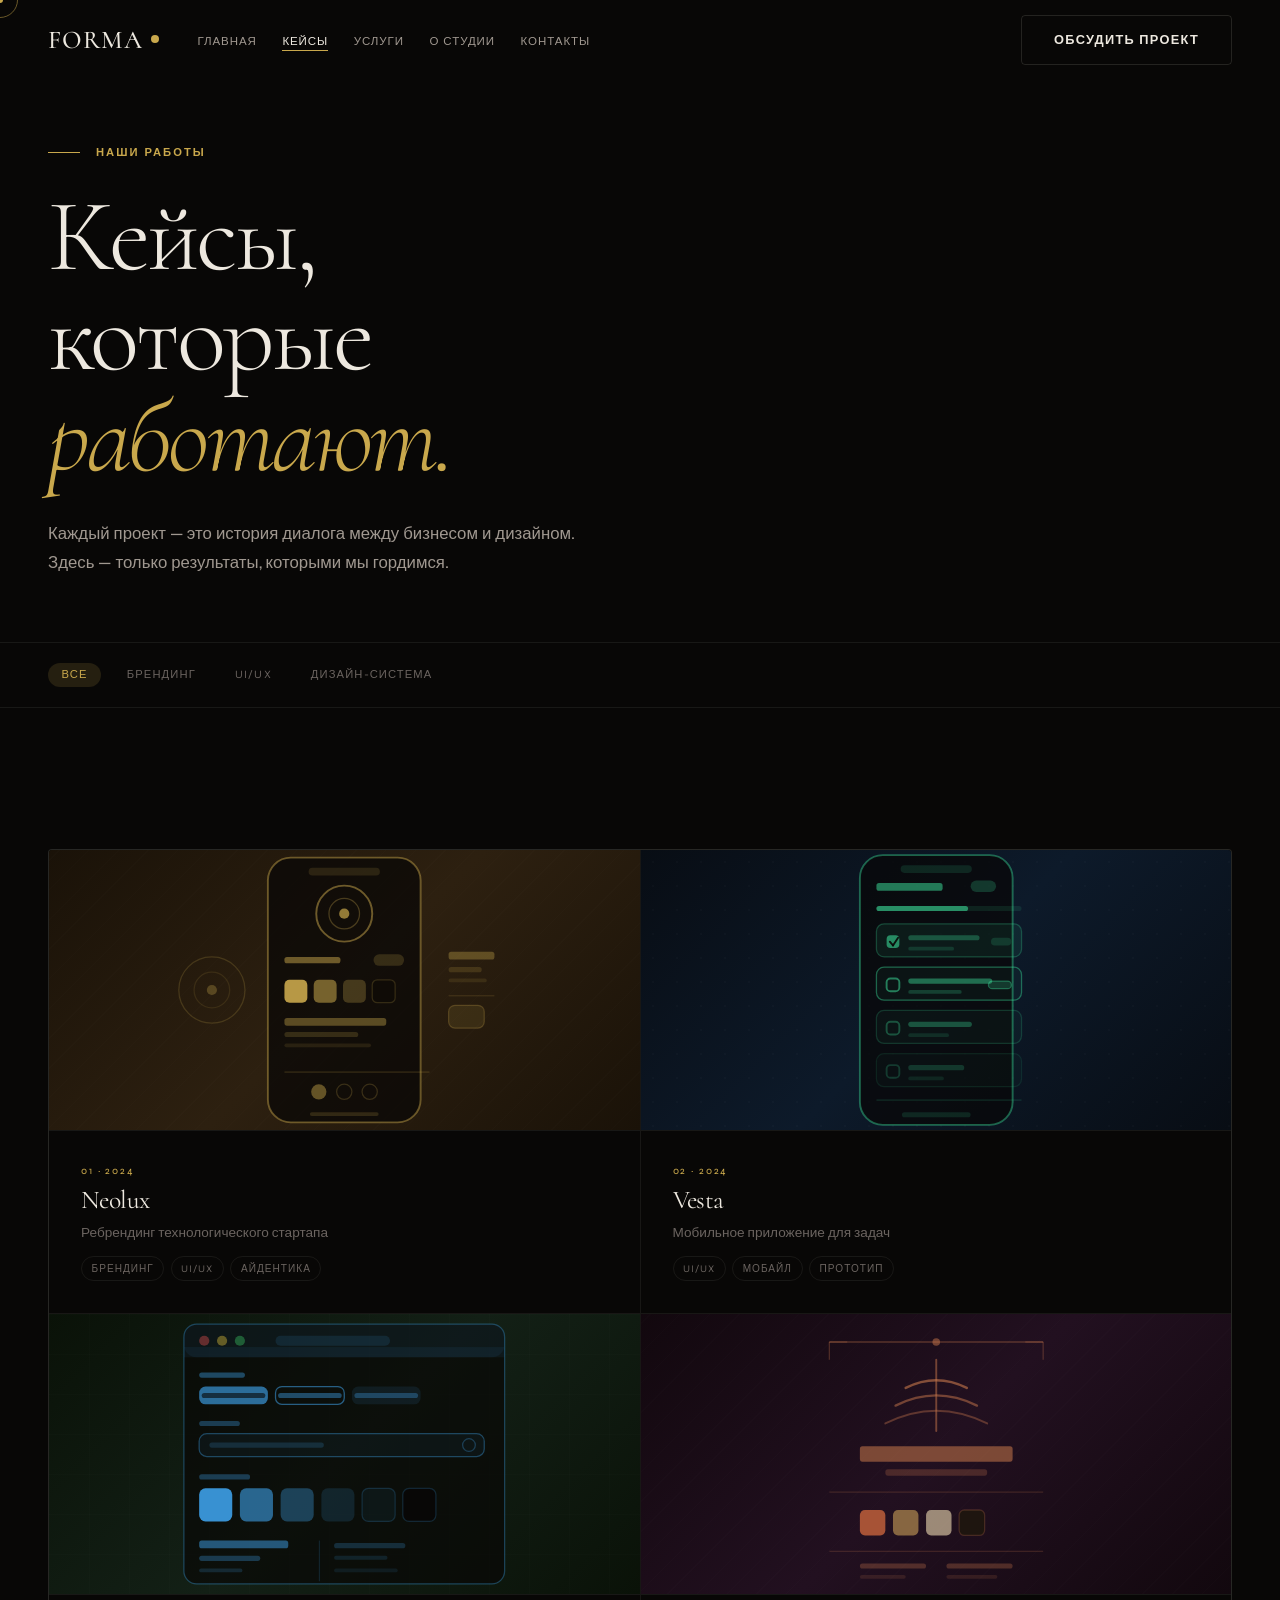
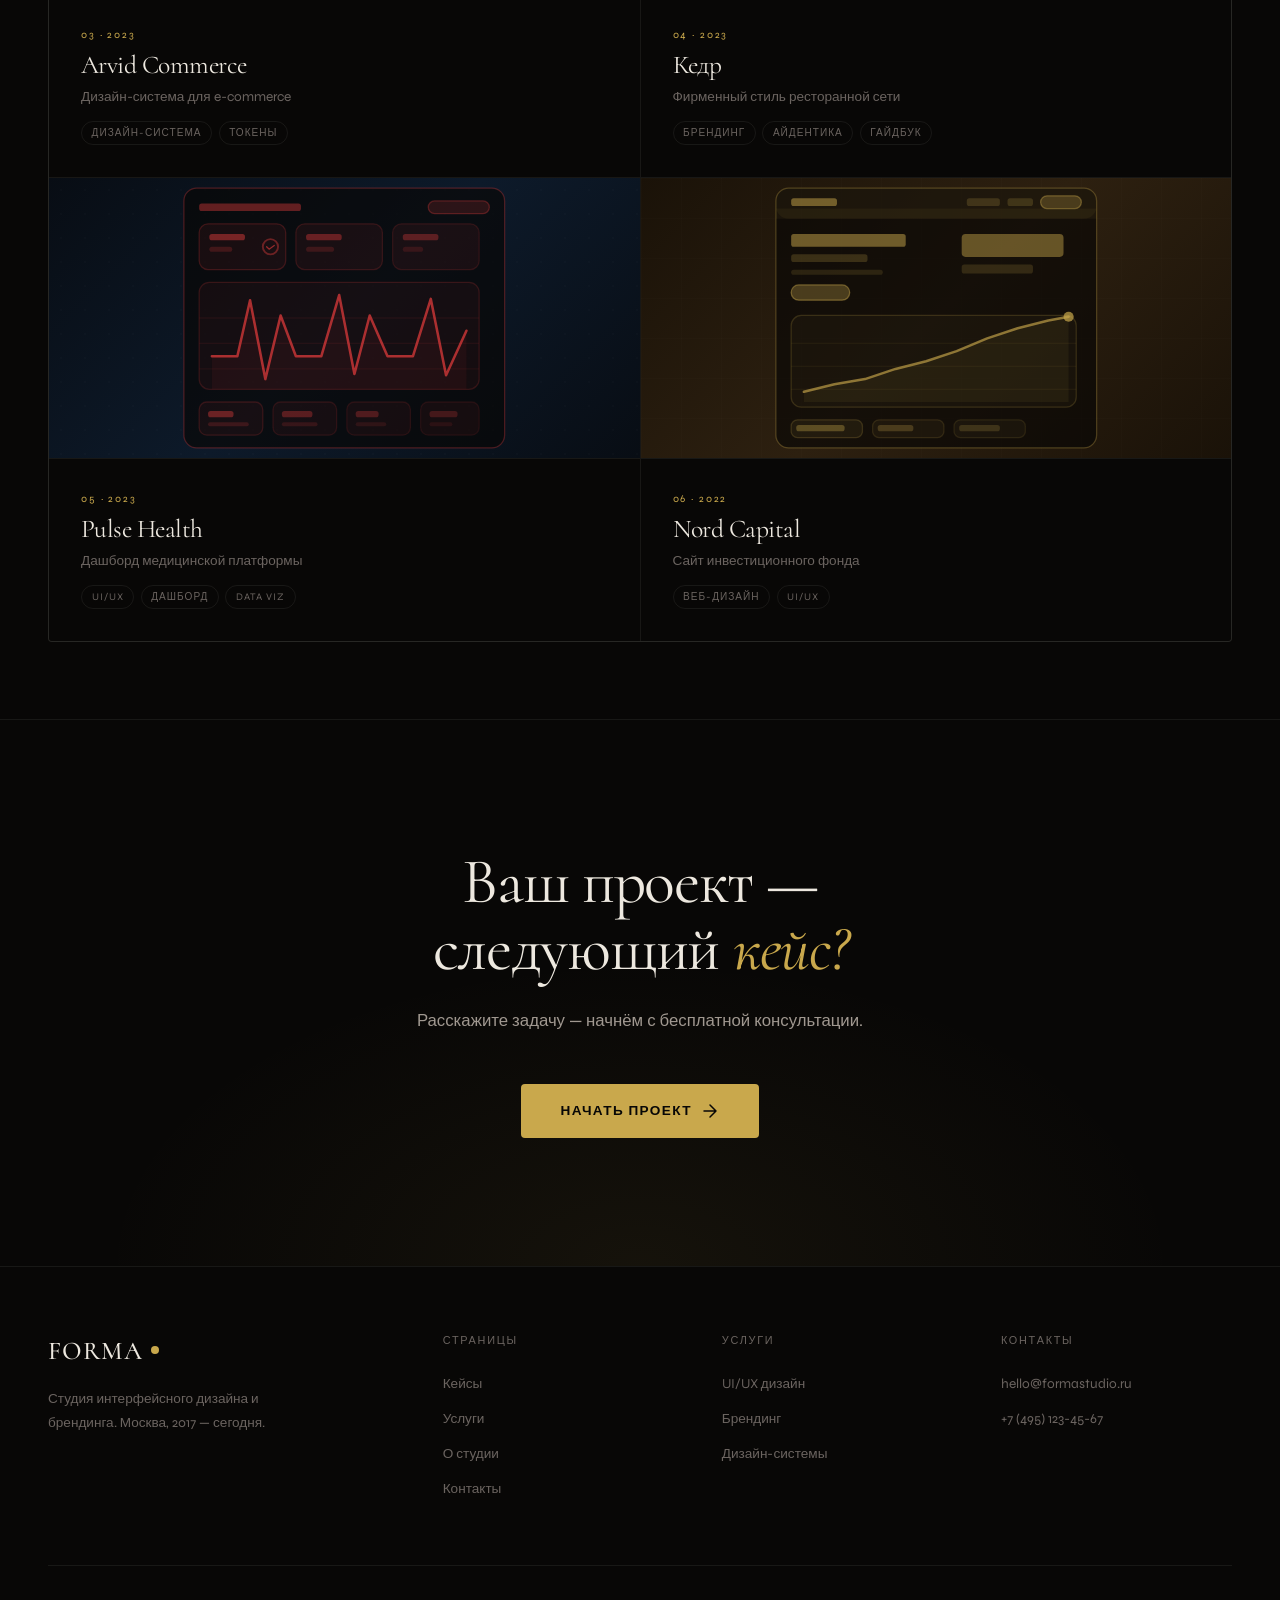
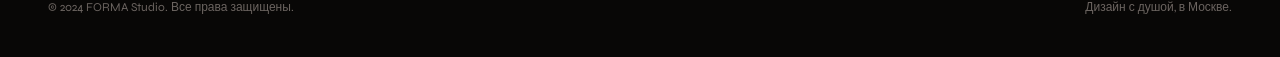
<file: cases.html>
<!DOCTYPE html>
<html lang="ru">
<head>
  <meta charset="UTF-8">
  <meta name="viewport" content="width=device-width, initial-scale=1.0">
  <meta name="description" content="Кейсы FORMA Studio — UI/UX дизайн, брендинг и дизайн-системы для технологических компаний. Посмотрите наши работы.">
  <meta property="og:title" content="Кейсы — FORMA Studio">
  <meta property="og:description" content="Избранные проекты студии дизайна FORMA: брендинг, интерфейсы, дизайн-системы.">
  <meta name="theme-color" content="#080706">
  <title>Кейсы — FORMA Studio</title>
  <link rel="stylesheet" href="css/style.css">
</head>
<body>

  <div id="cursor-dot"></div>
  <div id="cursor-ring"></div>

  <nav class="nav" role="navigation" aria-label="Главное меню">
    <div class="container">
      <div class="nav__inner">
        <a href="index.html" class="nav__logo">FORMA <span></span></a>
        <ul class="nav__links" role="list">
          <li><a href="index.html">Главная</a></li>
          <li><a href="cases.html">Кейсы</a></li>
          <li><a href="services.html">Услуги</a></li>
          <li><a href="about.html">О студии</a></li>
          <li><a href="contact.html">Контакты</a></li>
        </ul>
        <a href="contact.html" class="btn btn--ghost nav__cta">Обсудить проект</a>
        <button class="nav__burger" aria-label="Меню"><span></span><span></span><span></span></button>
      </div>
    </div>
  </nav>

  <div class="nav__mobile" role="dialog">
    <a href="index.html">Главная</a>
    <a href="cases.html">Кейсы</a>
    <a href="services.html">Услуги</a>
    <a href="about.html">О студии</a>
    <a href="contact.html">Контакты</a>
  </div>

  <main>
    <!-- Page Hero -->
    <section class="page-hero">
      <div class="container">
        <div class="page-hero__label section__label">
          <span class="label label--accent">Наши работы</span>
        </div>
        <h1 class="display" style="max-width:800px">
          Кейсы,<br>которые<br><em>работают.</em>
        </h1>
        <p class="section__subtitle" style="margin-top:2rem; max-width:560px">
          Каждый проект — это история диалога между бизнесом и дизайном.
          Здесь — только результаты, которыми мы гордимся.
        </p>
      </div>
    </section>

    <!-- Filter bar -->
    <div style="border-bottom:1px solid var(--border); padding: 1.25rem 0;">
      <div class="container">
        <div style="display:flex; gap:.75rem; flex-wrap:wrap;" role="group" aria-label="Фильтр кейсов">
          <button class="tag tag--accent filter-btn active" data-filter="all" style="cursor:pointer; border:none; background:var(--accent-dim); font-family:'Syne',sans-serif;">Все</button>
          <button class="tag filter-btn" data-filter="branding" style="cursor:pointer; border:none; background:none; font-family:'Syne',sans-serif;">Брендинг</button>
          <button class="tag filter-btn" data-filter="uiux" style="cursor:pointer; border:none; background:none; font-family:'Syne',sans-serif;">UI/UX</button>
          <button class="tag filter-btn" data-filter="system" style="cursor:pointer; border:none; background:none; font-family:'Syne',sans-serif;">Дизайн-система</button>
        </div>
      </div>
    </div>

    <!-- Cases Grid -->
    <section style="padding: clamp(3rem,6vw,6rem) 0;" aria-label="Кейсы студии">
      <div class="container">
        <div class="cases-grid" id="casesGrid">

          <!-- Case 1 -->
          <article class="case-item reveal" data-case-id="1" data-category="branding uiux" role="button" tabindex="0" aria-label="Кейс Neolux">
            <div class="case-item__visual">
              <div class="case-item__visual-inner case-bg-1" style="width:100%;height:100%;display:flex;align-items:center;justify-content:center;">
                <div class="case-pattern case-pattern-lines" style="position:absolute;inset:0;"></div>
                <svg viewBox="0 0 280 220" fill="none" aria-hidden="true">
                  <!-- Phone -->
                  <rect x="80" y="6" width="120" height="208" rx="18" fill="rgba(8,7,6,.7)" stroke="rgba(201,168,76,.45)" stroke-width="1.5"/>
                  <rect x="112" y="14" width="56" height="6" rx="3" fill="rgba(201,168,76,.15)"/>
                  <!-- Brand mark -->
                  <circle cx="140" cy="50" r="22" stroke="rgba(201,168,76,.5)" stroke-width="1.5"/>
                  <circle cx="140" cy="50" r="12" stroke="rgba(201,168,76,.3)" stroke-width="1"/>
                  <circle cx="140" cy="50" r="4" fill="rgba(201,168,76,.7)"/>
                  <!-- Nav -->
                  <rect x="93" y="84" width="44" height="5" rx="2" fill="rgba(201,168,76,.5)"/>
                  <rect x="163" y="82" width="24" height="9" rx="4.5" fill="rgba(201,168,76,.2)"/>
                  <!-- Palette row -->
                  <rect x="93" y="102" width="18" height="18" rx="4" fill="rgba(201,168,76,.9)"/>
                  <rect x="116" y="102" width="18" height="18" rx="4" fill="rgba(201,168,76,.55)"/>
                  <rect x="139" y="102" width="18" height="18" rx="4" fill="rgba(201,168,76,.28)"/>
                  <rect x="162" y="102" width="18" height="18" rx="4" fill="rgba(15,12,6,.9)" stroke="rgba(201,168,76,.2)" stroke-width="1"/>
                  <!-- Type lines -->
                  <rect x="93" y="132" width="80" height="6" rx="2" fill="rgba(201,168,76,.4)"/>
                  <rect x="93" y="143" width="58" height="4" rx="2" fill="rgba(201,168,76,.2)"/>
                  <rect x="93" y="152" width="68" height="3" rx="1.5" fill="rgba(201,168,76,.12)"/>
                  <!-- Bottom nav -->
                  <rect x="93" y="174" width="114" height="1" fill="rgba(201,168,76,.2)"/>
                  <circle cx="120" cy="190" r="6" fill="rgba(201,168,76,.45)"/>
                  <circle cx="140" cy="190" r="6" stroke="rgba(201,168,76,.22)" stroke-width="1" fill="none"/>
                  <circle cx="160" cy="190" r="6" stroke="rgba(201,168,76,.22)" stroke-width="1" fill="none"/>
                  <rect x="113" y="206" width="54" height="3" rx="1.5" fill="rgba(201,168,76,.18)"/>
                  <!-- Side brand elements -->
                  <circle cx="36" cy="110" r="26" stroke="rgba(201,168,76,.2)" stroke-width="1"/>
                  <circle cx="36" cy="110" r="14" stroke="rgba(201,168,76,.12)" stroke-width="1"/>
                  <circle cx="36" cy="110" r="4" fill="rgba(201,168,76,.3)"/>
                  <rect x="222" y="80" width="36" height="6" rx="2" fill="rgba(201,168,76,.35)"/>
                  <rect x="222" y="92" width="26" height="4" rx="2" fill="rgba(201,168,76,.18)"/>
                  <rect x="222" y="101" width="30" height="3" rx="1.5" fill="rgba(201,168,76,.12)"/>
                  <rect x="222" y="114" width="36" height="1" fill="rgba(201,168,76,.15)"/>
                  <rect x="222" y="122" width="28" height="18" rx="5" fill="rgba(201,168,76,.12)" stroke="rgba(201,168,76,.25)" stroke-width="1"/>
                </svg>
              </div>
              <div class="case-item__overlay">
                <div class="case-item__view">
                  <div class="case-view-icon">
                    <svg width="16" height="16" viewBox="0 0 16 16" fill="none" aria-hidden="true"><path d="M2 14L14 2M14 2H5M14 2v9" stroke="currentColor" stroke-width="1.5" stroke-linecap="round"/></svg>
                  </div>
                  Открыть кейс
                </div>
              </div>
            </div>
            <div class="case-item__body">
              <div class="case-item__meta">
                <div class="case-item__index">01 · 2024</div>
                <h2 class="case-item__name">Neolux</h2>
                <p style="font-size:.85rem; color:var(--text-muted);">Ребрендинг технологического стартапа</p>
                <div class="case-item__tags">
                  <span class="case-tag">Брендинг</span>
                  <span class="case-tag">UI/UX</span>
                  <span class="case-tag">Айдентика</span>
                </div>
              </div>
            </div>
          </article>

          <!-- Case 2 -->
          <article class="case-item reveal reveal-delay-1" data-case-id="2" data-category="uiux" role="button" tabindex="0" aria-label="Кейс Vesta">
            <div class="case-item__visual">
              <div class="case-item__visual-inner case-bg-2" style="width:100%;height:100%;display:flex;align-items:center;justify-content:center;">
                <div class="case-pattern case-pattern-dots" style="position:absolute;inset:0;"></div>
                <svg viewBox="0 0 280 220" fill="none"  aria-hidden="true">
                  <!-- Phone frame -->
                  <rect x="80" y="4" width="120" height="212" rx="18" fill="rgba(8,7,6,.7)" stroke="rgba(62,232,160,.4)" stroke-width="1.5"/>
                  <rect x="112" y="12" width="56" height="6" rx="3" fill="rgba(62,232,160,.12)"/>
                  <!-- Header -->
                  <rect x="93" y="26" width="52" height="6" rx="2" fill="rgba(62,232,160,.5)"/>
                  <rect x="167" y="24" width="20" height="9" rx="4.5" fill="rgba(62,232,160,.2)"/>
                  <!-- Progress -->
                  <rect x="93" y="44" width="114" height="4" rx="2" fill="rgba(62,232,160,.1)"/>
                  <rect x="93" y="44" width="72" height="4" rx="2" fill="rgba(62,232,160,.55)"/>
                  <!-- Tasks -->
                  <rect x="93" y="58" width="114" height="26" rx="6" fill="rgba(62,232,160,.07)" stroke="rgba(62,232,160,.25)" stroke-width="1"/>
                  <rect x="101" y="67" width="10" height="10" rx="3" fill="rgba(62,232,160,.55)"/>
                  <line x1="103.5" y1="72" x2="106" y2="75" stroke="rgba(8,7,6,.9)" stroke-width="1.5" stroke-linecap="round"/>
                  <line x1="106" y1="75" x2="110" y2="69" stroke="rgba(8,7,6,.9)" stroke-width="1.5" stroke-linecap="round"/>
                  <rect x="118" y="67" width="56" height="4" rx="2" fill="rgba(62,232,160,.28)"/>
                  <rect x="118" y="76" width="36" height="3" rx="1.5" fill="rgba(62,232,160,.15)"/>
                  <rect x="183" y="69" width="16" height="6" rx="3" fill="rgba(62,232,160,.15)"/>

                  <rect x="93" y="92" width="114" height="26" rx="6" fill="rgba(62,232,160,.04)" stroke="rgba(62,232,160,.4)" stroke-width="1"/>
                  <rect x="101" y="101" width="10" height="10" rx="3" stroke="rgba(62,232,160,.5)" stroke-width="1.5" fill="none"/>
                  <rect x="118" y="101" width="66" height="4" rx="2" fill="rgba(62,232,160,.42)"/>
                  <rect x="118" y="110" width="42" height="3" rx="1.5" fill="rgba(62,232,160,.2)"/>
                  <rect x="181" y="103" width="18" height="6" rx="3" fill="rgba(62,232,160,.18)" stroke="rgba(62,232,160,.35)" stroke-width="1"/>

                  <rect x="93" y="126" width="114" height="26" rx="6" fill="rgba(62,232,160,.03)" stroke="rgba(62,232,160,.18)" stroke-width="1"/>
                  <rect x="101" y="135" width="10" height="10" rx="3" stroke="rgba(62,232,160,.3)" stroke-width="1.5" fill="none"/>
                  <rect x="118" y="135" width="50" height="4" rx="2" fill="rgba(62,232,160,.3)"/>
                  <rect x="118" y="144" width="32" height="3" rx="1.5" fill="rgba(62,232,160,.12)"/>

                  <rect x="93" y="160" width="114" height="26" rx="6" fill="rgba(62,232,160,.02)" stroke="rgba(62,232,160,.1)" stroke-width="1"/>
                  <rect x="101" y="169" width="10" height="10" rx="3" stroke="rgba(62,232,160,.2)" stroke-width="1.5" fill="none"/>
                  <rect x="118" y="169" width="44" height="4" rx="2" fill="rgba(62,232,160,.18)"/>
                  <rect x="118" y="178" width="28" height="3" rx="1.5" fill="rgba(62,232,160,.1)"/>
                  <!-- Bottom -->
                  <rect x="93" y="196" width="114" height="1" fill="rgba(62,232,160,.15)"/>
                  <rect x="113" y="206" width="54" height="4" rx="2" fill="rgba(62,232,160,.12)"/>
                </svg>
              </div>
              <div class="case-item__overlay">
                <div class="case-item__view">
                  <div class="case-view-icon">
                    <svg width="16" height="16" viewBox="0 0 16 16" fill="none" aria-hidden="true"><path d="M2 14L14 2M14 2H5M14 2v9" stroke="currentColor" stroke-width="1.5" stroke-linecap="round"/></svg>
                  </div>
                  Открыть кейс
                </div>
              </div>
            </div>
            <div class="case-item__body">
              <div class="case-item__meta">
                <div class="case-item__index">02 · 2024</div>
                <h2 class="case-item__name">Vesta</h2>
                <p style="font-size:.85rem; color:var(--text-muted);">Мобильное приложение для задач</p>
                <div class="case-item__tags">
                  <span class="case-tag">UI/UX</span>
                  <span class="case-tag">Мобайл</span>
                  <span class="case-tag">Прототип</span>
                </div>
              </div>
            </div>
          </article>

          <!-- Case 3 -->
          <article class="case-item reveal" data-case-id="3" data-category="system" role="button" tabindex="0" aria-label="Кейс Arvid">
            <div class="case-item__visual">
              <div class="case-item__visual-inner case-bg-3" style="width:100%;height:100%;display:flex;align-items:center;justify-content:center;">
                <div class="case-pattern case-pattern-grid" style="position:absolute;inset:0;"></div>
                <svg viewBox="0 0 280 220" fill="none"  aria-hidden="true">
                  <!-- Browser window -->
                  <rect x="14" y="8" width="252" height="204" rx="10" fill="rgba(8,7,6,.65)" stroke="rgba(62,160,232,.35)" stroke-width="1"/>
                  <rect x="14" y="8" width="252" height="26" rx="10" fill="rgba(62,160,232,.07)"/>
                  <rect x="14" y="26" width="252" height="8" fill="rgba(62,160,232,.07)"/>
                  <circle cx="30" cy="21" r="4" fill="rgba(232,80,80,.4)"/>
                  <circle cx="44" cy="21" r="4" fill="rgba(232,200,60,.4)"/>
                  <circle cx="58" cy="21" r="4" fill="rgba(60,200,100,.4)"/>
                  <rect x="86" y="17" width="90" height="8" rx="4" fill="rgba(62,160,232,.12)"/>
                  <!-- Buttons section -->
                  <rect x="26" y="46" width="36" height="4" rx="2" fill="rgba(62,160,232,.4)"/>
                  <rect x="26" y="57" width="54" height="14" rx="5" fill="rgba(62,160,232,.65)"/>
                  <rect x="28" y="62" width="50" height="4" rx="2" fill="rgba(8,7,6,.6)"/>
                  <rect x="86" y="57" width="54" height="14" rx="5" fill="none" stroke="rgba(62,160,232,.55)" stroke-width="1"/>
                  <rect x="88" y="62" width="50" height="4" rx="2" fill="rgba(62,160,232,.42)"/>
                  <rect x="146" y="57" width="54" height="14" rx="5" fill="rgba(62,160,232,.1)"/>
                  <rect x="148" y="62" width="50" height="4" rx="2" fill="rgba(62,160,232,.32)"/>
                  <!-- Input section -->
                  <rect x="26" y="84" width="32" height="4" rx="2" fill="rgba(62,160,232,.32)"/>
                  <rect x="26" y="94" width="224" height="18" rx="6" fill="rgba(62,160,232,.05)" stroke="rgba(62,160,232,.38)" stroke-width="1"/>
                  <rect x="34" y="101" width="90" height="4" rx="2" fill="rgba(62,160,232,.18)"/>
                  <circle cx="238" cy="103" r="5" stroke="rgba(62,160,232,.3)" stroke-width="1" fill="none"/>
                  <!-- Colors section -->
                  <rect x="26" y="126" width="40" height="4" rx="2" fill="rgba(62,160,232,.32)"/>
                  <rect x="26" y="137" width="26" height="26" rx="5" fill="rgba(62,160,232,.9)"/>
                  <rect x="58" y="137" width="26" height="26" rx="5" fill="rgba(62,160,232,.6)"/>
                  <rect x="90" y="137" width="26" height="26" rx="5" fill="rgba(62,160,232,.35)"/>
                  <rect x="122" y="137" width="26" height="26" rx="5" fill="rgba(62,160,232,.15)"/>
                  <rect x="154" y="137" width="26" height="26" rx="5" fill="rgba(62,160,232,.06)" stroke="rgba(62,160,232,.2)" stroke-width="1"/>
                  <rect x="186" y="137" width="26" height="26" rx="5" fill="rgba(8,7,6,.85)" stroke="rgba(62,160,232,.2)" stroke-width="1"/>
                  <!-- Type scale -->
                  <rect x="26" y="178" width="70" height="6" rx="2" fill="rgba(62,160,232,.5)"/>
                  <rect x="26" y="190" width="48" height="4" rx="2" fill="rgba(62,160,232,.3)"/>
                  <rect x="26" y="200" width="34" height="3" rx="1.5" fill="rgba(62,160,232,.18)"/>
                  <rect x="120" y="178" width="1" height="32" fill="rgba(62,160,232,.15)"/>
                  <rect x="132" y="180" width="56" height="4" rx="2" fill="rgba(62,160,232,.22)"/>
                  <rect x="132" y="190" width="42" height="3" rx="1.5" fill="rgba(62,160,232,.14)"/>
                  <rect x="132" y="200" width="50" height="3" rx="1.5" fill="rgba(62,160,232,.1)"/>
                </svg>
              </div>
              <div class="case-item__overlay">
                <div class="case-item__view">
                  <div class="case-view-icon">
                    <svg width="16" height="16" viewBox="0 0 16 16" fill="none" aria-hidden="true"><path d="M2 14L14 2M14 2H5M14 2v9" stroke="currentColor" stroke-width="1.5" stroke-linecap="round"/></svg>
                  </div>
                  Открыть кейс
                </div>
              </div>
            </div>
            <div class="case-item__body">
              <div class="case-item__meta">
                <div class="case-item__index">03 · 2023</div>
                <h2 class="case-item__name">Arvid Commerce</h2>
                <p style="font-size:.85rem; color:var(--text-muted);">Дизайн-система для e-commerce</p>
                <div class="case-item__tags">
                  <span class="case-tag">Дизайн-система</span>
                  <span class="case-tag">Токены</span>
                </div>
              </div>
            </div>
          </article>

          <!-- Case 4 -->
          <article class="case-item reveal reveal-delay-1" data-case-id="4" data-category="branding" role="button" tabindex="0" aria-label="Кейс Кедр">
            <div class="case-item__visual">
              <div class="case-item__visual-inner case-bg-4" style="width:100%;height:100%;display:flex;align-items:center;justify-content:center;">
                <div class="case-pattern case-pattern-lines" style="position:absolute;inset:0;"></div>
                <svg viewBox="0 0 280 220" fill="none"  aria-hidden="true">
                  <!-- Top decorative rule -->
                  <line x1="56" y1="22" x2="224" y2="22" stroke="rgba(201,120,76,.35)" stroke-width="1"/>
                  <circle cx="140" cy="22" r="3" fill="rgba(201,120,76,.5)"/>
                  <!-- Cedar tree mark -->
                  <line x1="140" y1="36" x2="140" y2="92" stroke="rgba(201,120,76,.5)" stroke-width="1.5" stroke-linecap="round"/>
                  <path d="M116 58 Q140 46 164 58" stroke="rgba(201,120,76,.6)" stroke-width="2" fill="none" stroke-linecap="round"/>
                  <path d="M108 72 Q140 56 172 72" stroke="rgba(201,120,76,.5)" stroke-width="1.8" fill="none" stroke-linecap="round"/>
                  <path d="M100 86 Q140 66 180 86" stroke="rgba(201,120,76,.38)" stroke-width="1.5" fill="none" stroke-linecap="round"/>
                  <!-- Brand name type block -->
                  <rect x="80" y="104" width="120" height="12" rx="2" fill="rgba(201,120,76,.55)"/>
                  <rect x="100" y="122" width="80" height="5" rx="2" fill="rgba(201,120,76,.25)"/>
                  <!-- Bottom rule -->
                  <line x1="56" y1="140" x2="224" y2="140" stroke="rgba(201,120,76,.2)" stroke-width="1"/>
                  <!-- Color palette -->
                  <rect x="80" y="154" width="20" height="20" rx="4" fill="rgba(201,100,60,.8)"/>
                  <rect x="106" y="154" width="20" height="20" rx="4" fill="rgba(180,140,80,.7)"/>
                  <rect x="132" y="154" width="20" height="20" rx="4" fill="rgba(240,220,180,.6)"/>
                  <rect x="158" y="154" width="20" height="20" rx="4" fill="rgba(30,22,14,.9)" stroke="rgba(201,120,76,.25)" stroke-width="1"/>
                  <!-- Menu lines -->
                  <rect x="56" y="186" width="168" height="1" fill="rgba(201,120,76,.2)"/>
                  <rect x="80" y="196" width="52" height="4" rx="2" fill="rgba(201,120,76,.3)"/>
                  <rect x="148" y="196" width="52" height="4" rx="2" fill="rgba(201,120,76,.3)"/>
                  <rect x="80" y="205" width="36" height="3" rx="1.5" fill="rgba(201,120,76,.15)"/>
                  <rect x="148" y="205" width="40" height="3" rx="1.5" fill="rgba(201,120,76,.15)"/>
                  <!-- Decorative corners -->
                  <path d="M56 22 L56 36" stroke="rgba(201,120,76,.3)" stroke-width="1"/>
                  <path d="M56 22 L70 22" stroke="rgba(201,120,76,.3)" stroke-width="1"/>
                  <path d="M224 22 L224 36" stroke="rgba(201,120,76,.3)" stroke-width="1"/>
                  <path d="M224 22 L210 22" stroke="rgba(201,120,76,.3)" stroke-width="1"/>
                </svg>
              </div>
              <div class="case-item__overlay">
                <div class="case-item__view">
                  <div class="case-view-icon">
                    <svg width="16" height="16" viewBox="0 0 16 16" fill="none" aria-hidden="true"><path d="M2 14L14 2M14 2H5M14 2v9" stroke="currentColor" stroke-width="1.5" stroke-linecap="round"/></svg>
                  </div>
                  Открыть кейс
                </div>
              </div>
            </div>
            <div class="case-item__body">
              <div class="case-item__meta">
                <div class="case-item__index">04 · 2023</div>
                <h2 class="case-item__name">Кедр</h2>
                <p style="font-size:.85rem; color:var(--text-muted);">Фирменный стиль ресторанной сети</p>
                <div class="case-item__tags">
                  <span class="case-tag">Брендинг</span>
                  <span class="case-tag">Айдентика</span>
                  <span class="case-tag">Гайдбук</span>
                </div>
              </div>
            </div>
          </article>

          <!-- Case 5 -->
          <article class="case-item reveal" data-case-id="5" data-category="uiux" role="button" tabindex="0" aria-label="Кейс Pulse Health">
            <div class="case-item__visual">
              <div class="case-item__visual-inner case-bg-2" style="width:100%;height:100%;display:flex;align-items:center;justify-content:center;">
                <div class="case-pattern case-pattern-dots" style="position:absolute;inset:0;opacity:.2;"></div>
                <svg viewBox="0 0 280 220" fill="none"  aria-hidden="true">
                  <!-- Dashboard frame -->
                  <rect x="14" y="8" width="252" height="204" rx="10" fill="rgba(8,7,6,.65)" stroke="rgba(232,62,62,.3)" stroke-width="1"/>
                  <!-- Top header -->
                  <rect x="26" y="20" width="80" height="6" rx="2" fill="rgba(232,62,62,.4)"/>
                  <rect x="206" y="18" width="48" height="10" rx="5" fill="rgba(232,62,62,.15)" stroke="rgba(232,62,62,.3)" stroke-width="1"/>
                  <!-- Metric cards row -->
                  <rect x="26" y="36" width="68" height="36" rx="7" fill="rgba(232,62,62,.07)" stroke="rgba(232,62,62,.22)" stroke-width="1"/>
                  <rect x="34" y="44" width="28" height="5" rx="2" fill="rgba(232,62,62,.45)"/>
                  <rect x="34" y="54" width="18" height="4" rx="2" fill="rgba(232,62,62,.2)"/>
                  <circle cx="82" cy="54" r="6" stroke="rgba(232,62,62,.4)" stroke-width="1.5" fill="none"/>
                  <path d="M79 54 l2 2 4-3" stroke="rgba(232,62,62,.6)" stroke-width="1" stroke-linecap="round"/>

                  <rect x="102" y="36" width="68" height="36" rx="7" fill="rgba(232,62,62,.07)" stroke="rgba(232,62,62,.18)" stroke-width="1"/>
                  <rect x="110" y="44" width="28" height="5" rx="2" fill="rgba(232,62,62,.38)"/>
                  <rect x="110" y="54" width="22" height="4" rx="2" fill="rgba(232,62,62,.18)"/>

                  <rect x="178" y="36" width="68" height="36" rx="7" fill="rgba(232,62,62,.07)" stroke="rgba(232,62,62,.15)" stroke-width="1"/>
                  <rect x="186" y="44" width="28" height="5" rx="2" fill="rgba(232,62,62,.32)"/>
                  <rect x="186" y="54" width="16" height="4" rx="2" fill="rgba(232,62,62,.15)"/>
                  <!-- Chart area -->
                  <rect x="26" y="82" width="220" height="84" rx="8" fill="rgba(232,62,62,.05)" stroke="rgba(232,62,62,.18)" stroke-width="1"/>
                  <!-- Grid lines -->
                  <line x1="26" y1="110" x2="246" y2="110" stroke="rgba(232,62,62,.07)" stroke-width="1"/>
                  <line x1="26" y1="130" x2="246" y2="130" stroke="rgba(232,62,62,.07)" stroke-width="1"/>
                  <line x1="26" y1="150" x2="246" y2="150" stroke="rgba(232,62,62,.07)" stroke-width="1"/>
                  <!-- Heart rate line -->
                  <polyline points="36,140 56,140 66,96 78,158 90,108 102,140 122,140 136,92 148,154 160,108 174,140 194,140 208,95 220,155 236,120"
                    stroke="rgba(232,62,62,.7)" stroke-width="2" stroke-linecap="round" stroke-linejoin="round" fill="none"/>
                  <!-- Area fill under chart -->
                  <path d="M36,140 56,140 66,96 78,158 90,108 102,140 122,140 136,92 148,154 160,108 174,140 194,140 208,95 220,155 236,120 236,166 36,166 Z"
                    fill="rgba(232,62,62,.06)"/>
                  <!-- Bottom stat row -->
                  <rect x="26" y="176" width="50" height="26" rx="6" fill="rgba(232,62,62,.06)" stroke="rgba(232,62,62,.18)" stroke-width="1"/>
                  <rect x="33" y="183" width="20" height="5" rx="2" fill="rgba(232,62,62,.4)"/>
                  <rect x="33" y="192" width="32" height="3" rx="1.5" fill="rgba(232,62,62,.18)"/>
                  <rect x="84" y="176" width="50" height="26" rx="6" fill="rgba(232,62,62,.06)" stroke="rgba(232,62,62,.14)" stroke-width="1"/>
                  <rect x="91" y="183" width="24" height="5" rx="2" fill="rgba(232,62,62,.32)"/>
                  <rect x="91" y="192" width="28" height="3" rx="1.5" fill="rgba(232,62,62,.15)"/>
                  <rect x="142" y="176" width="50" height="26" rx="6" fill="rgba(232,62,62,.06)" stroke="rgba(232,62,62,.12)" stroke-width="1"/>
                  <rect x="149" y="183" width="18" height="5" rx="2" fill="rgba(232,62,62,.28)"/>
                  <rect x="149" y="192" width="24" height="3" rx="1.5" fill="rgba(232,62,62,.12)"/>
                  <rect x="200" y="176" width="46" height="26" rx="6" fill="rgba(232,62,62,.06)" stroke="rgba(232,62,62,.1)" stroke-width="1"/>
                  <rect x="207" y="183" width="22" height="5" rx="2" fill="rgba(232,62,62,.22)"/>
                  <rect x="207" y="192" width="18" height="3" rx="1.5" fill="rgba(232,62,62,.1)"/>
                </svg>
              </div>
              <div class="case-item__overlay">
                <div class="case-item__view">
                  <div class="case-view-icon">
                    <svg width="16" height="16" viewBox="0 0 16 16" fill="none" aria-hidden="true"><path d="M2 14L14 2M14 2H5M14 2v9" stroke="currentColor" stroke-width="1.5" stroke-linecap="round"/></svg>
                  </div>
                  Открыть кейс
                </div>
              </div>
            </div>
            <div class="case-item__body">
              <div class="case-item__meta">
                <div class="case-item__index">05 · 2023</div>
                <h2 class="case-item__name">Pulse Health</h2>
                <p style="font-size:.85rem; color:var(--text-muted);">Дашборд медицинской платформы</p>
                <div class="case-item__tags">
                  <span class="case-tag">UI/UX</span>
                  <span class="case-tag">Дашборд</span>
                  <span class="case-tag">Data Viz</span>
                </div>
              </div>
            </div>
          </article>

          <!-- Case 6 -->
          <article class="case-item reveal reveal-delay-1" data-case-id="6" data-category="uiux branding" role="button" tabindex="0" aria-label="Кейс Nord Capital">
            <div class="case-item__visual">
              <div class="case-item__visual-inner case-bg-1" style="width:100%;height:100%;display:flex;align-items:center;justify-content:center;">
                <div class="case-pattern case-pattern-grid" style="position:absolute;inset:0;"></div>
                <svg viewBox="0 0 280 220" fill="none"  aria-hidden="true">
                  <!-- Site frame -->
                  <rect x="14" y="8" width="252" height="204" rx="10" fill="rgba(8,7,6,.65)" stroke="rgba(201,168,76,.3)" stroke-width="1"/>
                  <!-- Nav -->
                  <rect x="14" y="8" width="252" height="24" rx="10" fill="rgba(201,168,76,.06)"/>
                  <rect x="14" y="24" width="252" height="8" fill="rgba(201,168,76,.06)"/>
                  <rect x="26" y="16" width="36" height="6" rx="2" fill="rgba(201,168,76,.5)"/>
                  <rect x="164" y="16" width="26" height="6" rx="2" fill="rgba(201,168,76,.2)"/>
                  <rect x="196" y="16" width="20" height="6" rx="2" fill="rgba(201,168,76,.2)"/>
                  <rect x="222" y="14" width="32" height="10" rx="5" fill="rgba(201,168,76,.25)" stroke="rgba(201,168,76,.4)" stroke-width="1"/>
                  <!-- Hero stats -->
                  <rect x="26" y="44" width="90" height="10" rx="2" fill="rgba(201,168,76,.5)"/>
                  <rect x="26" y="60" width="60" height="6" rx="2" fill="rgba(201,168,76,.22)"/>
                  <rect x="26" y="72" width="72" height="4" rx="2" fill="rgba(201,168,76,.14)"/>
                  <rect x="26" y="84" width="46" height="12" rx="6" fill="rgba(201,168,76,.3)" stroke="rgba(201,168,76,.45)" stroke-width="1"/>
                  <!-- Big number -->
                  <rect x="160" y="44" width="80" height="18" rx="3" fill="rgba(201,168,76,.45)"/>
                  <rect x="160" y="68" width="56" height="7" rx="2" fill="rgba(201,168,76,.18)"/>
                  <!-- Chart -->
                  <rect x="26" y="108" width="224" height="72" rx="8" fill="rgba(201,168,76,.04)" stroke="rgba(201,168,76,.2)" stroke-width="1"/>
                  <line x1="26" y1="130" x2="250" y2="130" stroke="rgba(201,168,76,.06)" stroke-width="1"/>
                  <line x1="26" y1="148" x2="250" y2="148" stroke="rgba(201,168,76,.06)" stroke-width="1"/>
                  <line x1="26" y1="166" x2="250" y2="166" stroke="rgba(201,168,76,.06)" stroke-width="1"/>
                  <!-- Growth line -->
                  <polyline points="36,168 60,162 84,158 108,150 132,144 156,136 180,126 204,118 228,112 244,109"
                    stroke="rgba(201,168,76,.65)" stroke-width="2" stroke-linecap="round" stroke-linejoin="round" fill="none"/>
                  <!-- Area -->
                  <path d="M36,168 60,162 84,158 108,150 132,144 156,136 180,126 204,118 228,112 244,109 244,176 36,176 Z"
                    fill="rgba(201,168,76,.07)"/>
                  <!-- Dot at end -->
                  <circle cx="244" cy="109" r="4" fill="rgba(201,168,76,.7)"/>
                  <!-- Bottom stat strip -->
                  <rect x="26" y="190" width="56" height="14" rx="5" fill="rgba(201,168,76,.08)" stroke="rgba(201,168,76,.2)" stroke-width="1"/>
                  <rect x="30" y="194" width="38" height="5" rx="2" fill="rgba(201,168,76,.35)"/>
                  <rect x="90" y="190" width="56" height="14" rx="5" fill="rgba(201,168,76,.06)" stroke="rgba(201,168,76,.15)" stroke-width="1"/>
                  <rect x="94" y="194" width="28" height="5" rx="2" fill="rgba(201,168,76,.25)"/>
                  <rect x="154" y="190" width="56" height="14" rx="5" fill="rgba(201,168,76,.05)" stroke="rgba(201,168,76,.12)" stroke-width="1"/>
                  <rect x="158" y="194" width="32" height="5" rx="2" fill="rgba(201,168,76,.2)"/>
                </svg>
              </div>
              <div class="case-item__overlay">
                <div class="case-item__view">
                  <div class="case-view-icon">
                    <svg width="16" height="16" viewBox="0 0 16 16" fill="none" aria-hidden="true"><path d="M2 14L14 2M14 2H5M14 2v9" stroke="currentColor" stroke-width="1.5" stroke-linecap="round"/></svg>
                  </div>
                  Открыть кейс
                </div>
              </div>
            </div>
            <div class="case-item__body">
              <div class="case-item__meta">
                <div class="case-item__index">06 · 2022</div>
                <h2 class="case-item__name">Nord Capital</h2>
                <p style="font-size:.85rem; color:var(--text-muted);">Сайт инвестиционного фонда</p>
                <div class="case-item__tags">
                  <span class="case-tag">Веб-дизайн</span>
                  <span class="case-tag">UI/UX</span>
                </div>
              </div>
            </div>
          </article>

        </div>
      </div>
    </section>

    <!-- CTA -->
    <section class="cta" style="border-top:1px solid var(--border);">
      <div class="cta__bg"></div>
      <div class="container">
        <div class="cta__inner">
          <h2 class="cta__title reveal">
            Ваш проект —<br>
            следующий <em style="font-style:italic;color:var(--accent);">кейс?</em>
          </h2>
          <p class="cta__sub reveal reveal-delay-1">Расскажите задачу — начнём с бесплатной консультации.</p>
          <div class="reveal reveal-delay-2">
            <a href="contact.html" class="btn btn--primary" style="padding:1rem 2.5rem; font-size:.85rem;">
              Начать проект
              <svg class="btn__arrow" viewBox="0 0 18 18" fill="none" aria-hidden="true">
                <path d="M3 9h12M9 3l6 6-6 6" stroke="currentColor" stroke-width="1.5" stroke-linecap="round" stroke-linejoin="round"/>
              </svg>
            </a>
          </div>
        </div>
      </div>
    </section>
  </main>

  <footer role="contentinfo">
    <div class="container">
      <div class="footer__top">
        <div>
          <a href="index.html" class="nav__logo">FORMA <span></span></a>
          <p class="footer__brand-text">Студия интерфейсного дизайна и брендинга. Москва, 2017 — сегодня.</p>
        </div>
        <div>
          <p class="footer__col-title">Страницы</p>
          <ul class="footer__links">
            <li><a href="cases.html">Кейсы</a></li>
            <li><a href="services.html">Услуги</a></li>
            <li><a href="about.html">О студии</a></li>
            <li><a href="contact.html">Контакты</a></li>
          </ul>
        </div>
        <div>
          <p class="footer__col-title">Услуги</p>
          <ul class="footer__links">
            <li><a href="services.html">UI/UX дизайн</a></li>
            <li><a href="services.html">Брендинг</a></li>
            <li><a href="services.html">Дизайн-системы</a></li>
          </ul>
        </div>
        <div>
          <p class="footer__col-title">Контакты</p>
          <ul class="footer__links">
            <li><a href="mailto:hello@formastudio.ru">hello@formastudio.ru</a></li>
            <li><a href="tel:+74951234567">+7 (495) 123-45-67</a></li>
          </ul>
        </div>
      </div>
      <div class="footer__bottom">
        <span>© 2024 FORMA Studio. Все права защищены.</span>
        <span>Дизайн с душой, в Москве.</span>
      </div>
    </div>
  </footer>

  <!-- Modal -->
  <div class="modal-overlay" id="caseModal" role="dialog" aria-modal="true" aria-labelledby="modalTitle">
    <div class="modal">
      <div class="modal__header">
        <div>
          <h2 class="modal__title" id="modalTitle">—</h2>
          <p class="modal__subtitle">—</p>
        </div>
        <button class="modal__close" aria-label="Закрыть">
          <svg width="14" height="14" viewBox="0 0 14 14" fill="none">
            <path d="M1 1l12 12M13 1L1 13" stroke="currentColor" stroke-width="1.5" stroke-linecap="round"/>
          </svg>
        </button>
      </div>
      <div class="modal__visual"></div>
      <div class="modal__body">
        <div class="modal__section">
          <p class="modal__section-label">Задача</p>
          <p class="modal__section-text" id="modal-task"></p>
        </div>
        <div class="modal__section">
          <p class="modal__section-label">Процесс</p>
          <p class="modal__section-text" id="modal-process"></p>
        </div>
        <div class="modal__section">
          <p class="modal__section-label">Результат</p>
          <p class="modal__section-text" id="modal-result"></p>
          <div class="modal__result-grid" id="modal-stats"></div>
        </div>
        <div class="modal__section">
          <p class="modal__section-label">Инструменты</p>
          <div class="modal__tools" id="modal-tools"></div>
        </div>
      </div>
    </div>
  </div>

  <script src="js/script.js"></script>
  <script src="js/cases.js"></script>
</body>
</html>
</file>
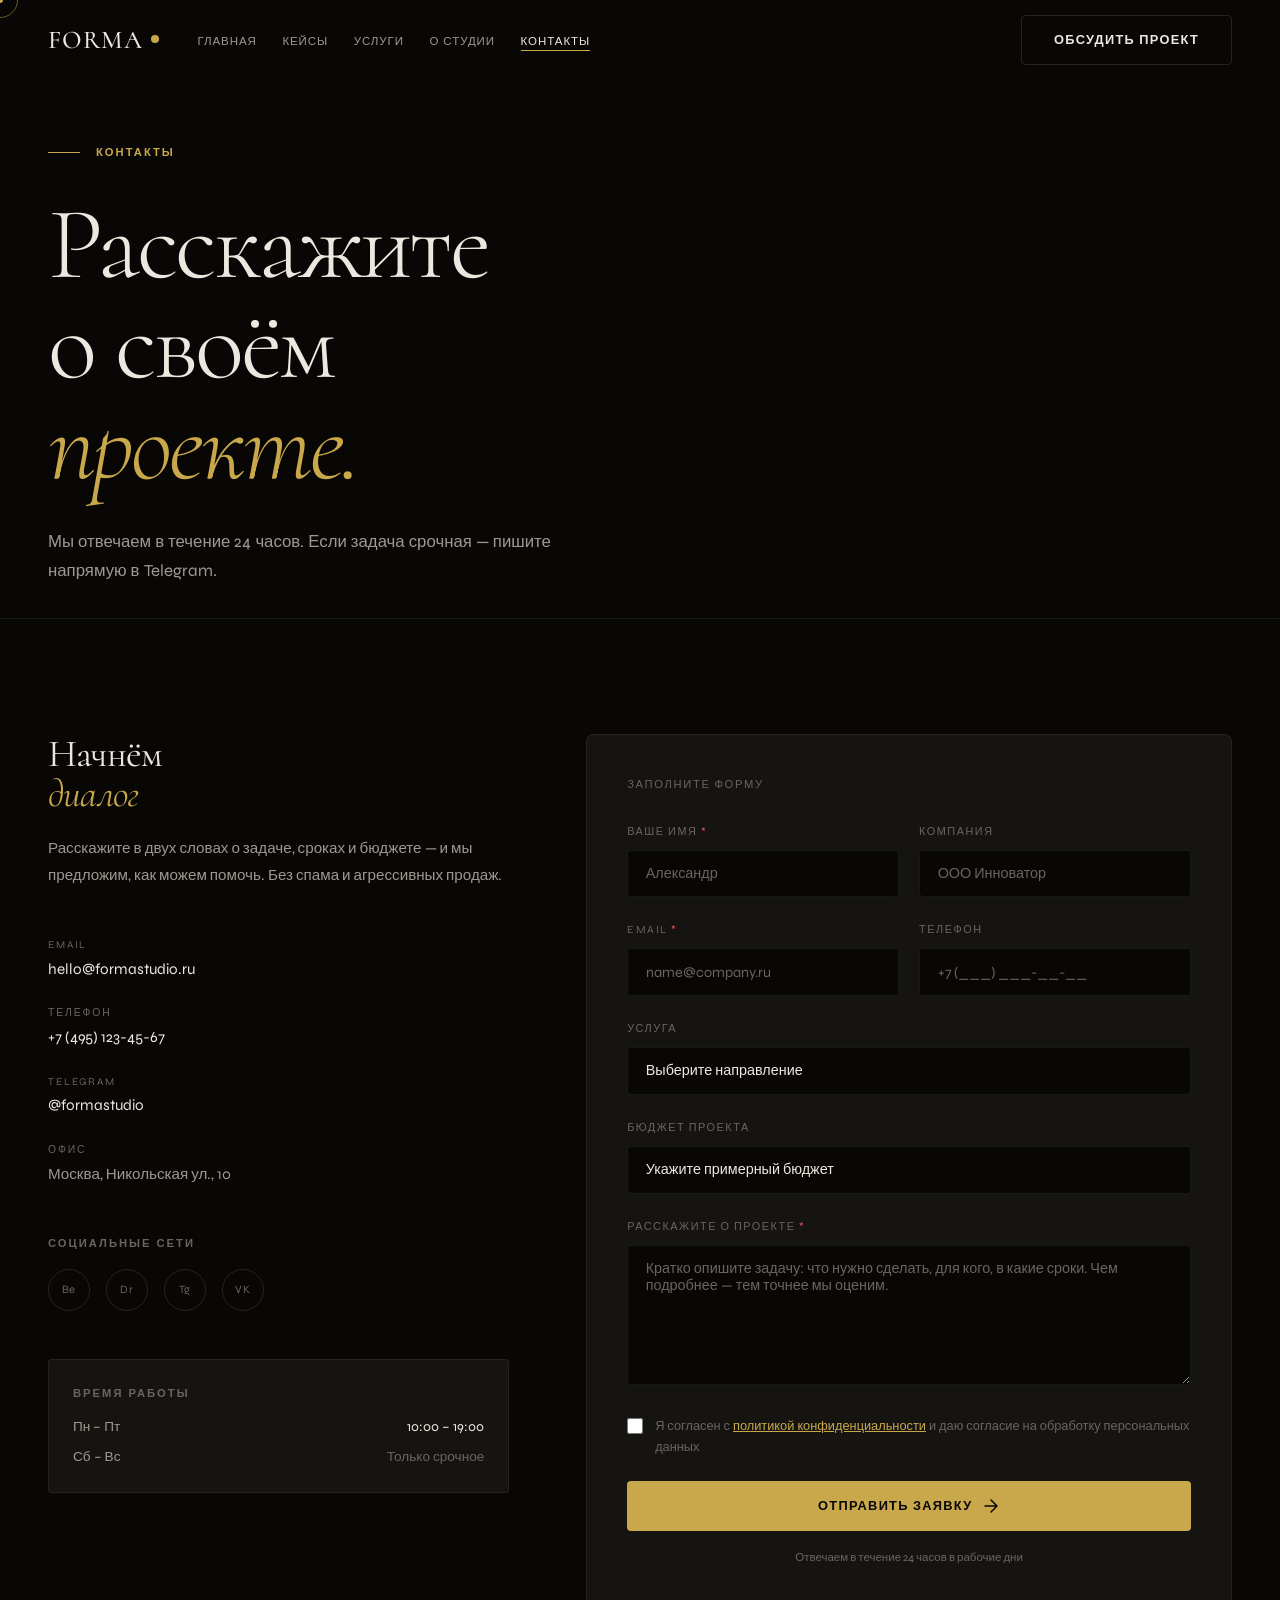
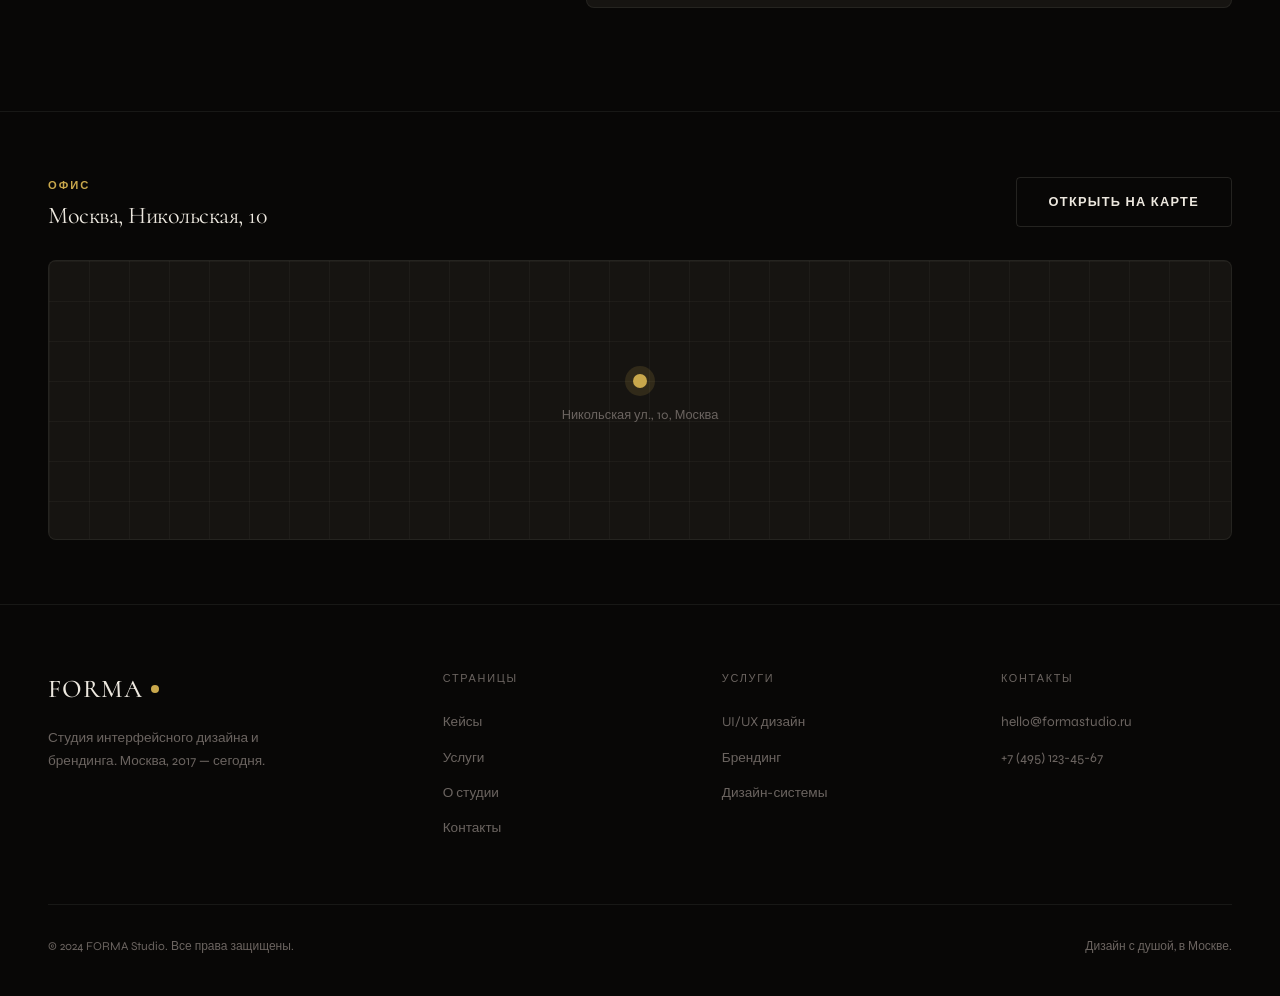
<file: contact.html>
<!DOCTYPE html>
<html lang="ru">
<head>
  <meta charset="UTF-8">
  <meta name="viewport" content="width=device-width, initial-scale=1.0">
  <meta name="description" content="Связаться со студией FORMA — напишите нам о вашем проекте. Отвечаем в течение 24 часов.">
  <meta property="og:title" content="Контакты — FORMA Studio">
  <meta name="theme-color" content="#080706">
  <title>Контакты — FORMA Studio</title>
  <link rel="stylesheet" href="css/style.css">
</head>
<body>

  <div id="cursor-dot"></div>
  <div id="cursor-ring"></div>

  <nav class="nav" role="navigation" aria-label="Главное меню">
    <div class="container">
      <div class="nav__inner">
        <a href="index.html" class="nav__logo">FORMA <span></span></a>
        <ul class="nav__links" role="list">
          <li><a href="index.html">Главная</a></li>
          <li><a href="cases.html">Кейсы</a></li>
          <li><a href="services.html">Услуги</a></li>
          <li><a href="about.html">О студии</a></li>
          <li><a href="contact.html">Контакты</a></li>
        </ul>
        <a href="contact.html" class="btn btn--ghost nav__cta">Обсудить проект</a>
        <button class="nav__burger" aria-label="Меню"><span></span><span></span><span></span></button>
      </div>
    </div>
  </nav>

  <div class="nav__mobile" role="dialog">
    <a href="index.html">Главная</a>
    <a href="cases.html">Кейсы</a>
    <a href="services.html">Услуги</a>
    <a href="about.html">О студии</a>
    <a href="contact.html">Контакты</a>
  </div>

  <main>
    <!-- Page Hero -->
    <section class="page-hero" style="padding-bottom:2rem;">
      <div class="container">
        <div class="section__label">
          <span class="label label--accent">Контакты</span>
        </div>
        <h1 class="display" style="max-width:800px">
          Расскажите<br>
          о своём<br>
          <em>проекте.</em>
        </h1>
        <p class="section__subtitle" style="margin-top:2rem">
          Мы отвечаем в течение 24 часов. Если задача срочная — 
          пишите напрямую в Telegram.
        </p>
      </div>
    </section>

    <!-- Contact Section -->
    <section style="padding:clamp(2rem,4vw,4rem) 0 clamp(4rem,8vw,8rem);" aria-labelledby="contact-heading">
      <div class="container">
        <div class="contact-layout">

          <!-- Info Column -->
          <div>
            <h2 id="contact-heading" class="contact-info__title reveal">
              Начнём<br>
              <em style="font-style:italic;color:var(--accent);">диалог</em>
            </h2>
            <p class="contact-info__text reveal reveal-delay-1">
              Расскажите в двух словах о задаче, сроках и бюджете — 
              и мы предложим, как можем помочь. Без спама и агрессивных продаж.
            </p>

            <div class="contact-details reveal reveal-delay-2">
              <div class="contact-detail">
                <span class="contact-detail__label">Email</span>
                <a href="mailto:hello@formastudio.ru" class="contact-detail__value">hello@formastudio.ru</a>
              </div>
              <div class="contact-detail">
                <span class="contact-detail__label">Телефон</span>
                <a href="tel:+74951234567" class="contact-detail__value">+7 (495) 123-45-67</a>
              </div>
              <div class="contact-detail">
                <span class="contact-detail__label">Telegram</span>
                <a href="https://t.me/formastudio" class="contact-detail__value" target="_blank" rel="noopener">@formastudio</a>
              </div>
              <div class="contact-detail">
                <span class="contact-detail__label">Офис</span>
                <span class="contact-detail__value" style="color:var(--text-mid);">Москва, Никольская ул., 10</span>
              </div>
            </div>

            <!-- Socials -->
            <div class="reveal reveal-delay-3">
              <p class="label" style="margin-bottom:1rem; color:var(--text-muted);">Социальные сети</p>
              <div class="socials" role="list">
                <a href="#" class="social-link" role="listitem" aria-label="Behance" target="_blank" rel="noopener">Be</a>
                <a href="#" class="social-link" role="listitem" aria-label="Dribbble" target="_blank" rel="noopener">Dr</a>
                <a href="#" class="social-link" role="listitem" aria-label="Telegram" target="_blank" rel="noopener">Tg</a>
                <a href="#" class="social-link" role="listitem" aria-label="VK" target="_blank" rel="noopener">VK</a>
              </div>
            </div>

            <!-- Working hours -->
            <div style="margin-top:3rem; padding:1.5rem; background:var(--bg-card); border:1px solid var(--border); border-radius:var(--radius);" class="reveal reveal-delay-4">
              <p class="label" style="margin-bottom:.75rem; color:var(--text-muted);">Время работы</p>
              <div style="display:flex; justify-content:space-between; margin-bottom:.5rem;">
                <span style="font-size:.85rem; color:var(--text-mid);">Пн – Пт</span>
                <span style="font-size:.85rem; color:var(--text);">10:00 – 19:00</span>
              </div>
              <div style="display:flex; justify-content:space-between;">
                <span style="font-size:.85rem; color:var(--text-mid);">Сб – Вс</span>
                <span style="font-size:.85rem; color:var(--text-muted);">Только срочное</span>
              </div>
            </div>
          </div>

          <!-- Form Column -->
          <div class="reveal">
            <form class="contact-form" id="contactForm" novalidate>

              <!-- Main form -->
              <div class="form-main">
                <p style="font-size:.7rem; letter-spacing:.15em; text-transform:uppercase; color:var(--text-muted); margin-bottom:1.75rem;">Заполните форму</p>

                <div class="form-row">
                  <div class="form-group">
                    <label class="form-label" for="input-name">Ваше имя <span style="color:#e05454">*</span></label>
                    <input
                      class="form-input"
                      type="text"
                      id="input-name"
                      name="name"
                      placeholder="Александр"
                      required
                      autocomplete="name"
                      aria-required="true"
                    >
                    <span class="form-error" role="alert">Пожалуйста, введите имя</span>
                  </div>
                  <div class="form-group">
                    <label class="form-label" for="input-company">Компания</label>
                    <input
                      class="form-input"
                      type="text"
                      id="input-company"
                      name="company"
                      placeholder="ООО Инноватор"
                      autocomplete="organization"
                    >
                  </div>
                </div>

                <div class="form-row">
                  <div class="form-group">
                    <label class="form-label" for="input-email">Email <span style="color:#e05454">*</span></label>
                    <input
                      class="form-input"
                      type="email"
                      id="input-email"
                      name="email"
                      placeholder="name@company.ru"
                      required
                      autocomplete="email"
                      aria-required="true"
                    >
                    <span class="form-error" role="alert">Введите корректный email</span>
                  </div>
                  <div class="form-group">
                    <label class="form-label" for="input-phone">Телефон</label>
                    <input
                      class="form-input"
                      type="tel"
                      id="input-phone"
                      name="phone"
                      placeholder="+7 (___) ___-__-__"
                      autocomplete="tel"
                    >
                  </div>
                </div>

                <div class="form-group">
                  <label class="form-label" for="input-service">Услуга</label>
                  <select class="form-input" id="input-service" name="service" style="-webkit-appearance:none; background-image:url('data:image/svg+xml,<svg xmlns=\"http://www.w3.org/2000/svg\" width=\"12\" height=\"8\" viewBox=\"0 0 12 8\"><path d=\"M1 1l5 5 5-5\" stroke=\"%236B6460\" stroke-width=\"1.5\" fill=\"none\" stroke-linecap=\"round\"/></svg>'); background-repeat:no-repeat; background-position:right 1rem center; padding-right:2.5rem; cursor:pointer;">
                    <option value="">Выберите направление</option>
                    <option value="uiux">UI/UX дизайн</option>
                    <option value="branding">Брендинг и айдентика</option>
                    <option value="prototype">Прототипирование</option>
                    <option value="system">Дизайн-система</option>
                    <option value="other">Другое</option>
                  </select>
                </div>

                <div class="form-group">
                  <label class="form-label" for="input-budget">Бюджет проекта</label>
                  <select class="form-input" id="input-budget" name="budget" style="-webkit-appearance:none; background-image:url('data:image/svg+xml,<svg xmlns=\"http://www.w3.org/2000/svg\" width=\"12\" height=\"8\" viewBox=\"0 0 12 8\"><path d=\"M1 1l5 5 5-5\" stroke=\"%236B6460\" stroke-width=\"1.5\" fill=\"none\" stroke-linecap=\"round\"/></svg>'); background-repeat:no-repeat; background-position:right 1rem center; padding-right:2.5rem; cursor:pointer;">
                    <option value="">Укажите примерный бюджет</option>
                    <option value="100-300">100 000 – 300 000 ₽</option>
                    <option value="300-700">300 000 – 700 000 ₽</option>
                    <option value="700+">700 000 ₽ и выше</option>
                    <option value="discuss">Обсудим отдельно</option>
                  </select>
                </div>

                <div class="form-group">
                  <label class="form-label" for="input-message">Расскажите о проекте <span style="color:#e05454">*</span></label>
                  <textarea
                    class="form-input"
                    id="input-message"
                    name="message"
                    placeholder="Кратко опишите задачу: что нужно сделать, для кого, в какие сроки. Чем подробнее — тем точнее мы оценим."
                    required
                    aria-required="true"
                    data-min-length="20"
                  ></textarea>
                  <span class="form-error" role="alert">Минимум 20 символов</span>
                </div>

                <div class="form-check">
                  <input type="checkbox" id="input-consent" name="consent">
                  <label for="input-consent">
                    Я согласен с <a href="#" style="color:var(--accent); text-decoration:underline;">политикой конфиденциальности</a>
                    и даю согласие на обработку персональных данных
                  </label>
                </div>

                <button type="submit" class="btn btn--primary" style="width:100%; justify-content:center; padding:1rem;">
                  Отправить заявку
                  <svg class="btn__arrow" viewBox="0 0 18 18" fill="none" aria-hidden="true">
                    <path d="M3 9h12M9 3l6 6-6 6" stroke="currentColor" stroke-width="1.5" stroke-linecap="round" stroke-linejoin="round"/>
                  </svg>
                </button>

                <p style="font-size:.72rem; color:var(--text-muted); text-align:center; margin-top:1rem;">
                  Отвечаем в течение 24 часов в рабочие дни
                </p>
              </div>

              <!-- Success state -->
              <div class="form-success" role="status" aria-live="polite">
                <div class="form-success__icon" aria-hidden="true">✦</div>
                <h3 class="form-success__title">Заявка отправлена</h3>
                <p class="form-success__text">
                  Спасибо! Мы получили ваше сообщение и ответим в течение 24 часов.
                  Если срочно — пишите в Telegram: @formastudio
                </p>
              </div>

            </form>
          </div>

        </div>
      </div>
    </section>

    <!-- Map placeholder -->
    <div style="border-top:1px solid var(--border); padding:4rem 0;" aria-label="Расположение офиса">
      <div class="container">
        <div style="display:flex; justify-content:space-between; align-items:center; margin-bottom:2rem; flex-wrap:wrap; gap:1rem;">
          <div>
            <p class="label label--accent" style="margin-bottom:.5rem;">Офис</p>
            <h2 style="font-family:'Cormorant',serif; font-size:1.5rem; font-weight:400; color:var(--text);">Москва, Никольская, 10</h2>
          </div>
          <a href="https://maps.google.com" target="_blank" rel="noopener" class="btn btn--ghost" aria-label="Открыть на карте">
            Открыть на карте
          </a>
        </div>
        <div style="
          height: 280px;
          background: var(--bg-card);
          border: 1px solid var(--border);
          border-radius: 8px;
          display: flex;
          align-items: center;
          justify-content: center;
          position: relative;
          overflow: hidden;
        ">
          <!-- Decorative map-like grid -->
          <div style="
            position: absolute;
            inset: 0;
            background-image:
              linear-gradient(rgba(237,232,223,.04) 1px, transparent 1px),
              linear-gradient(90deg, rgba(237,232,223,.04) 1px, transparent 1px);
            background-size: 40px 40px;
          "></div>
          <div style="position:relative; z-index:1; text-align:center;">
            <div style="
              width: 14px; height: 14px;
              background: var(--accent);
              border-radius: 50%;
              margin: 0 auto 1rem;
              box-shadow: 0 0 0 8px rgba(201,168,76,.15);
            "></div>
            <p style="font-size:.8rem; color:var(--text-muted);">Никольская ул., 10, Москва</p>
          </div>
        </div>
      </div>
    </div>

  </main>

  <footer role="contentinfo">
    <div class="container">
      <div class="footer__top">
        <div>
          <a href="index.html" class="nav__logo">FORMA <span></span></a>
          <p class="footer__brand-text">Студия интерфейсного дизайна и брендинга. Москва, 2017 — сегодня.</p>
        </div>
        <div>
          <p class="footer__col-title">Страницы</p>
          <ul class="footer__links">
            <li><a href="cases.html">Кейсы</a></li>
            <li><a href="services.html">Услуги</a></li>
            <li><a href="about.html">О студии</a></li>
            <li><a href="contact.html">Контакты</a></li>
          </ul>
        </div>
        <div>
          <p class="footer__col-title">Услуги</p>
          <ul class="footer__links">
            <li><a href="services.html">UI/UX дизайн</a></li>
            <li><a href="services.html">Брендинг</a></li>
            <li><a href="services.html">Дизайн-системы</a></li>
          </ul>
        </div>
        <div>
          <p class="footer__col-title">Контакты</p>
          <ul class="footer__links">
            <li><a href="mailto:hello@formastudio.ru">hello@formastudio.ru</a></li>
            <li><a href="tel:+74951234567">+7 (495) 123-45-67</a></li>
          </ul>
        </div>
      </div>
      <div class="footer__bottom">
        <span>© 2024 FORMA Studio. Все права защищены.</span>
        <span>Дизайн с душой, в Москве.</span>
      </div>
    </div>
  </footer>

  <script src="js/script.js"></script>
</body>
</html>
</file>
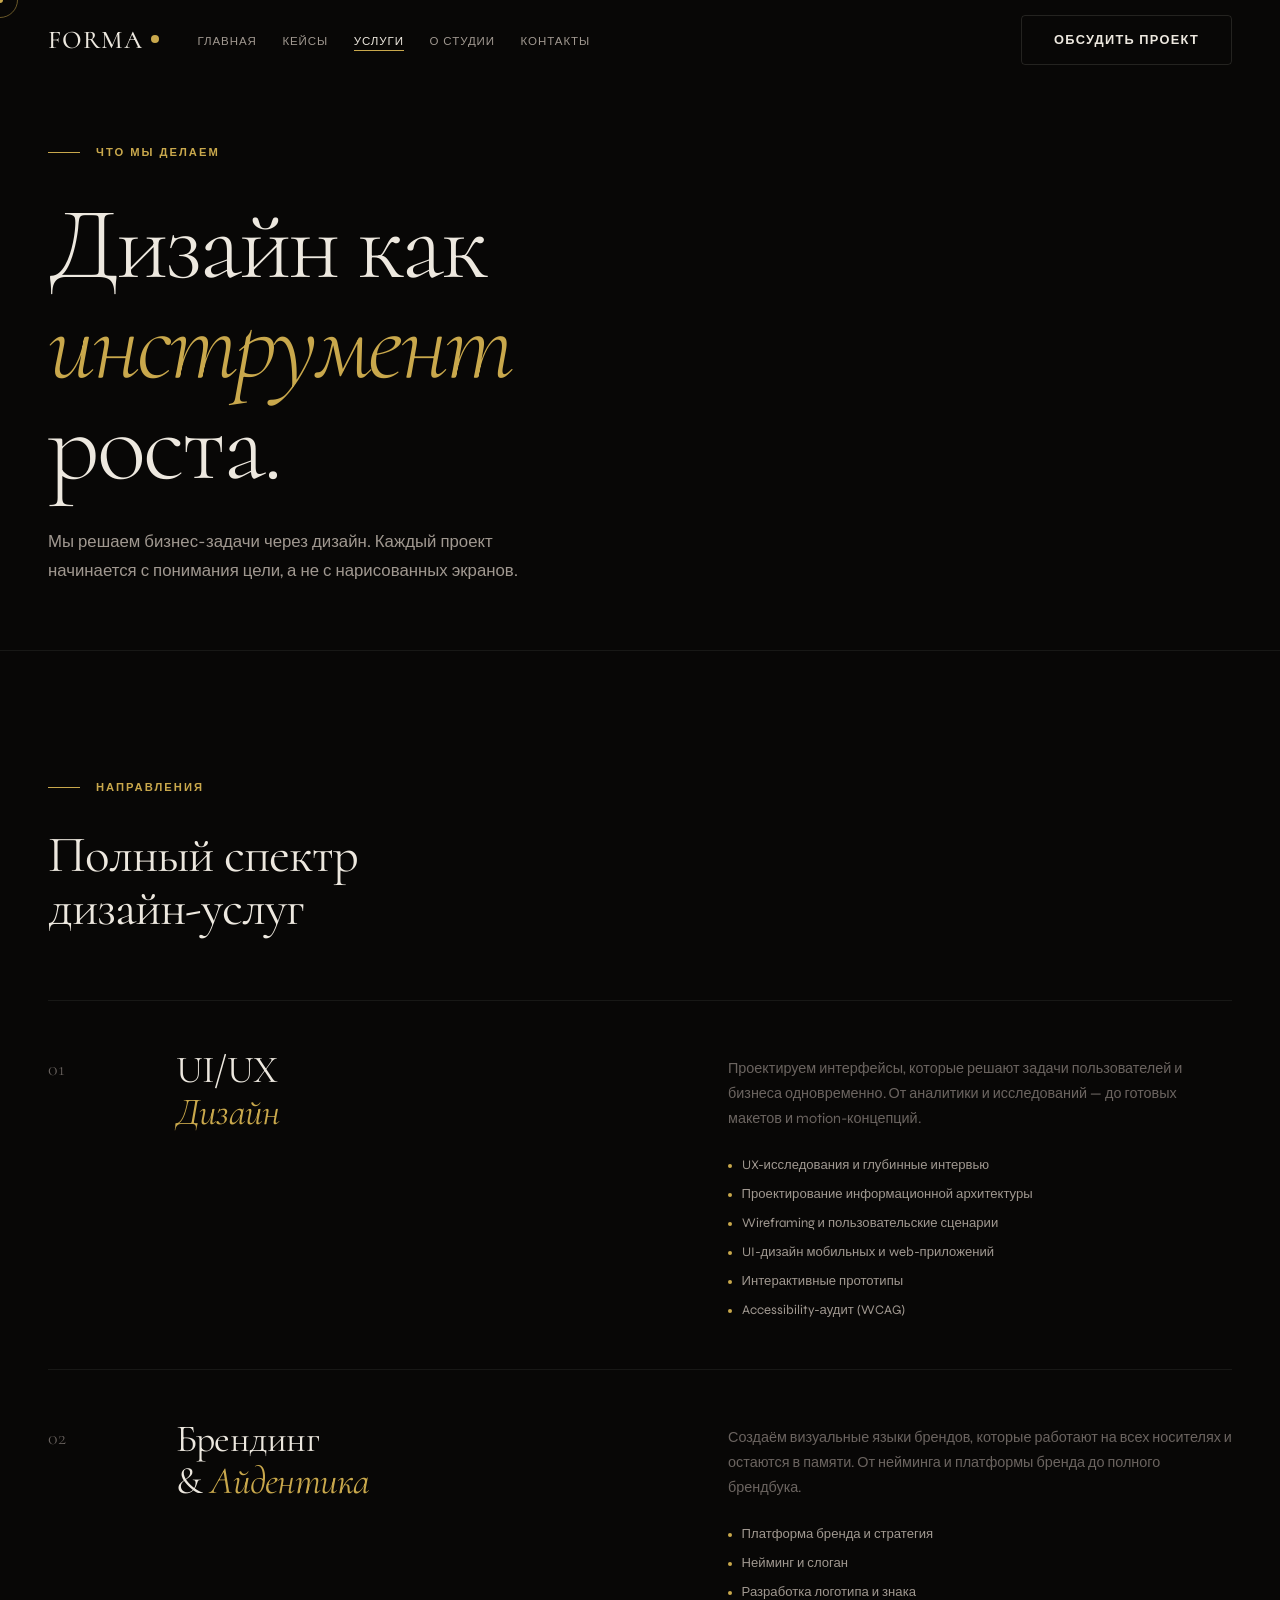
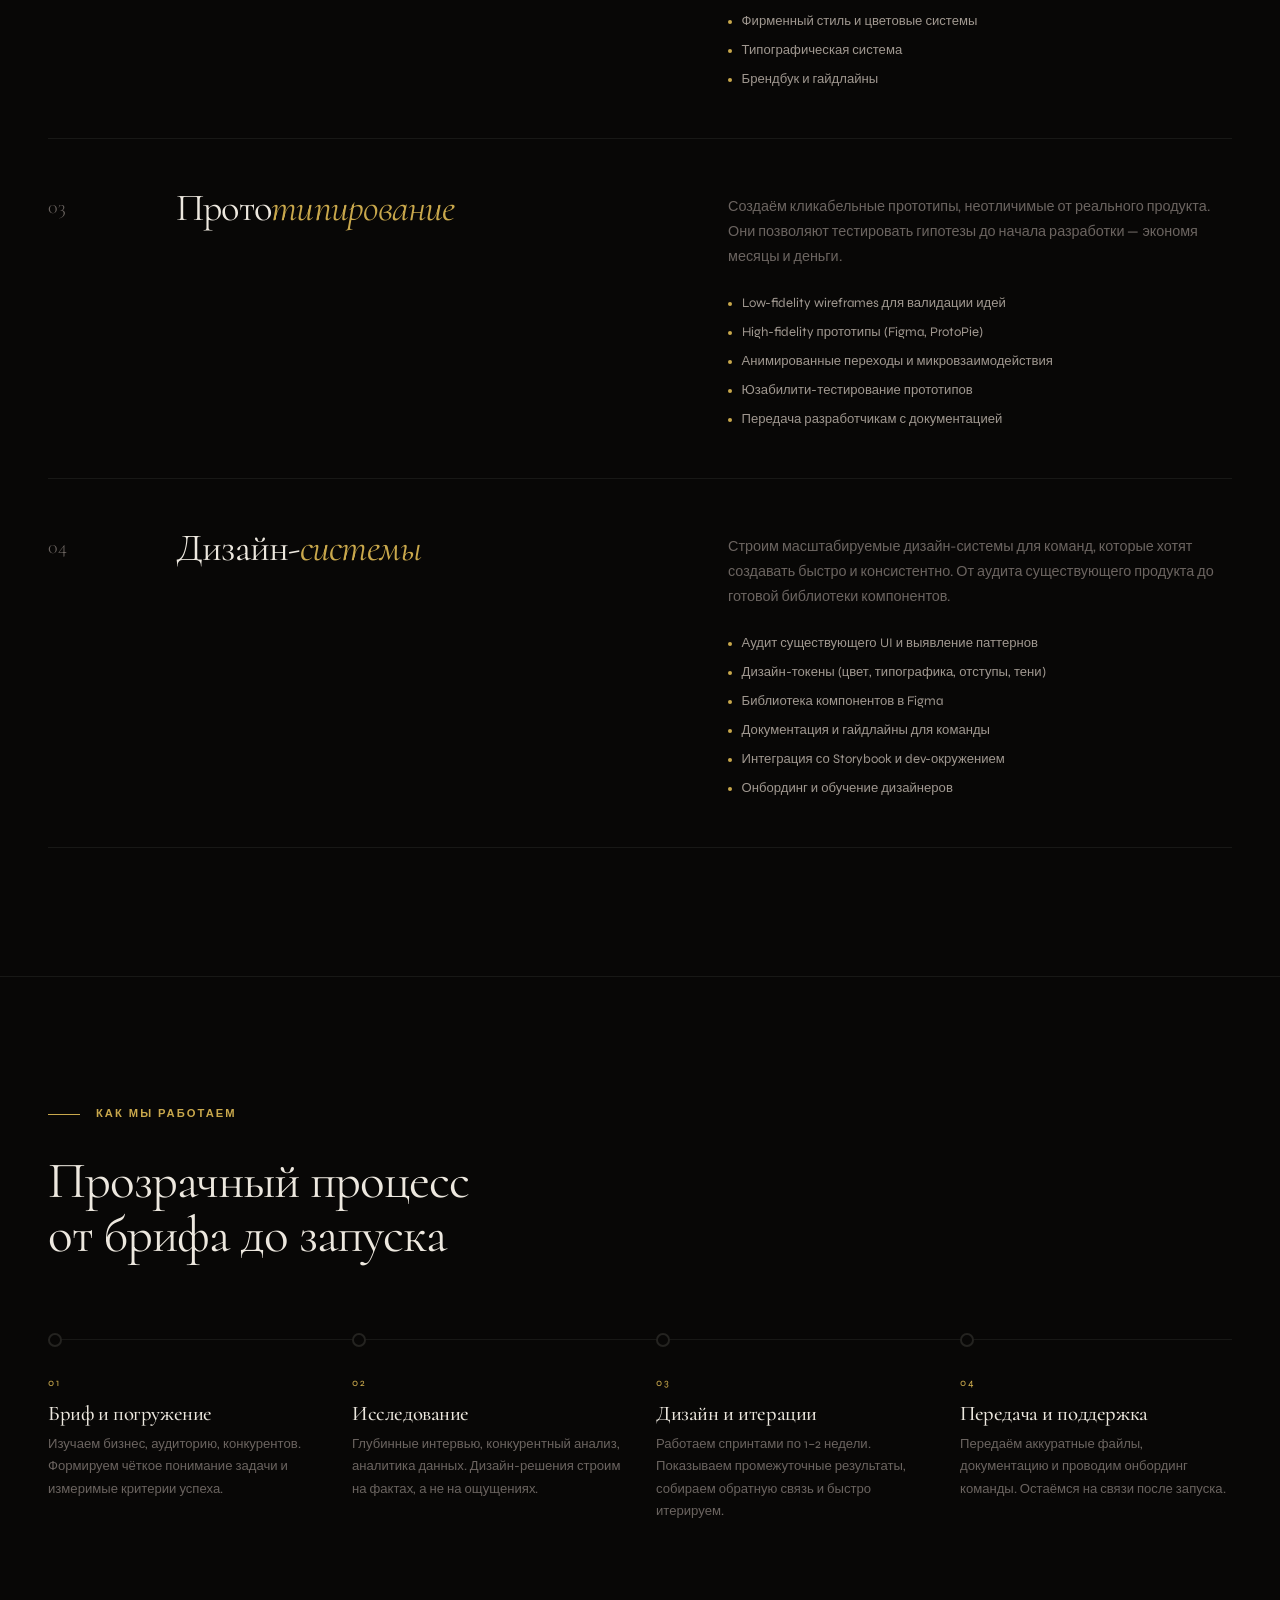
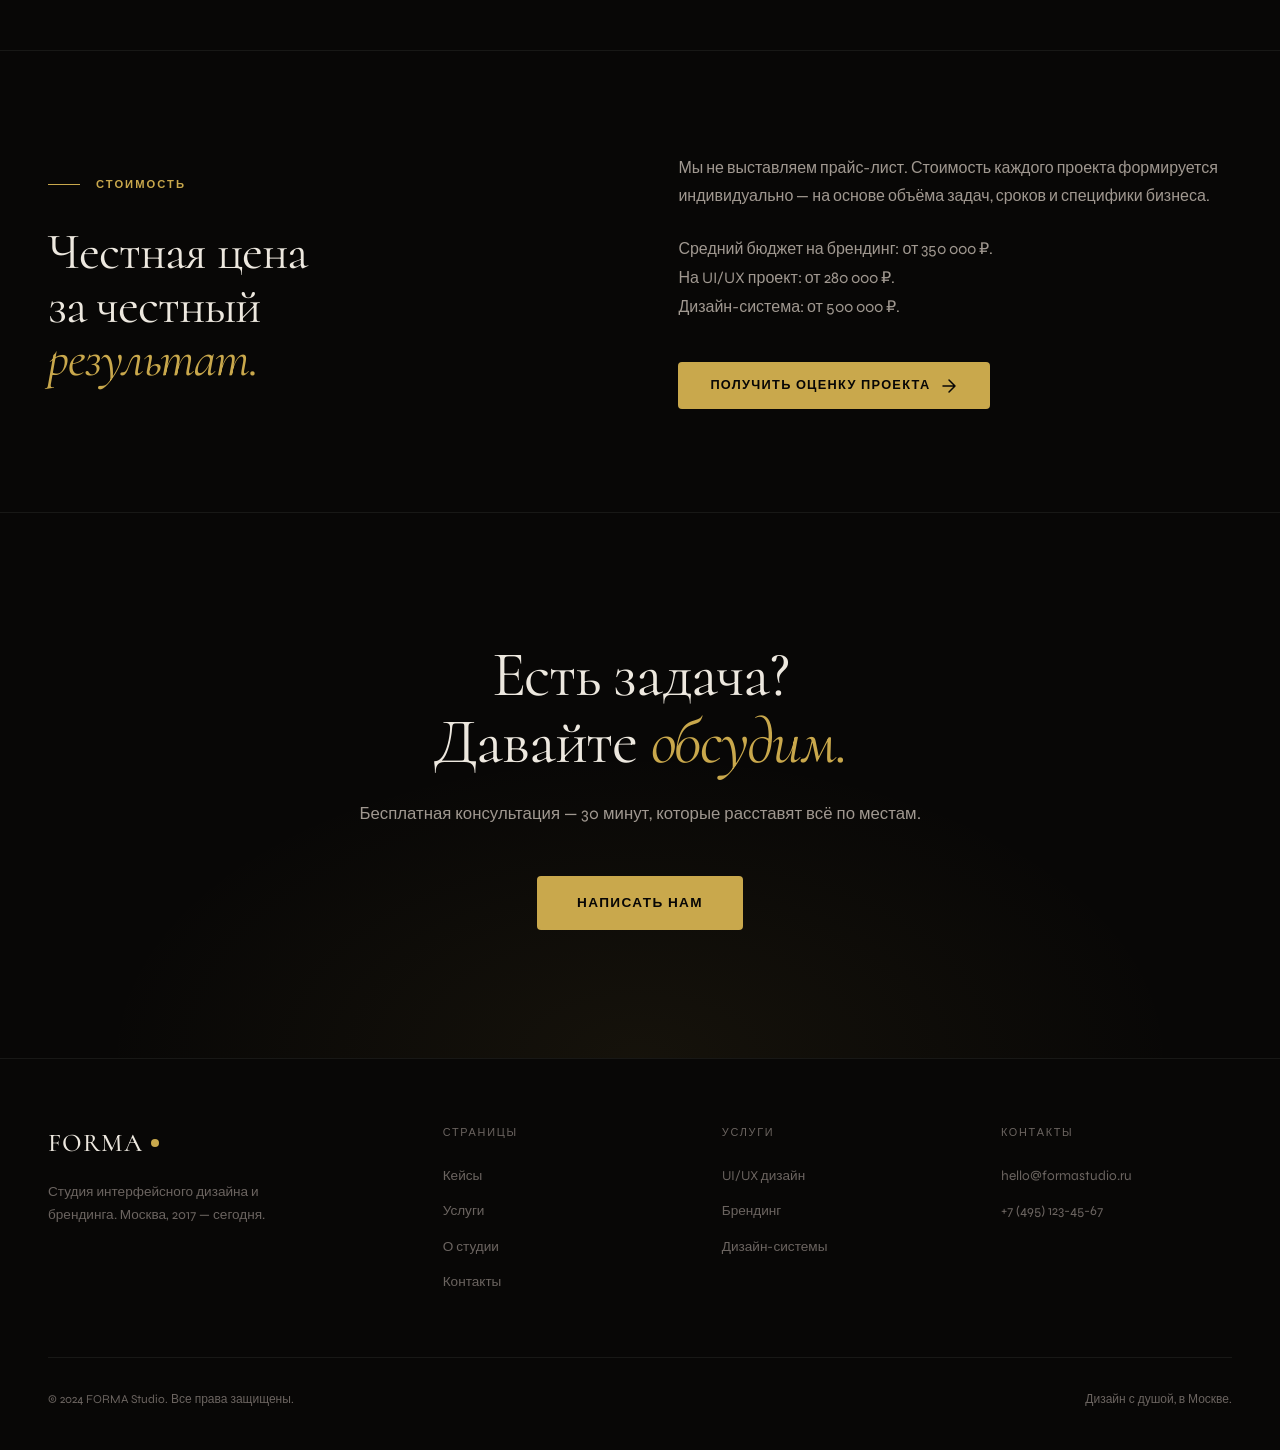
<file: services.html>
<!DOCTYPE html>
<html lang="ru">
<head>
  <meta charset="UTF-8">
  <meta name="viewport" content="width=device-width, initial-scale=1.0">
  <meta name="description" content="Услуги FORMA Studio: UI/UX дизайн, брендинг и айдентика, прототипирование, дизайн-системы. Профессиональный дизайн для бизнеса.">
  <meta property="og:title" content="Услуги — FORMA Studio">
  <meta name="theme-color" content="#080706">
  <title>Услуги — FORMA Studio</title>
  <link rel="stylesheet" href="css/style.css">
</head>
<body>

  <div id="cursor-dot"></div>
  <div id="cursor-ring"></div>

  <nav class="nav" role="navigation" aria-label="Главное меню">
    <div class="container">
      <div class="nav__inner">
        <a href="index.html" class="nav__logo">FORMA <span></span></a>
        <ul class="nav__links" role="list">
          <li><a href="index.html">Главная</a></li>
          <li><a href="cases.html">Кейсы</a></li>
          <li><a href="services.html">Услуги</a></li>
          <li><a href="about.html">О студии</a></li>
          <li><a href="contact.html">Контакты</a></li>
        </ul>
        <a href="contact.html" class="btn btn--ghost nav__cta">Обсудить проект</a>
        <button class="nav__burger" aria-label="Меню"><span></span><span></span><span></span></button>
      </div>
    </div>
  </nav>

  <div class="nav__mobile" role="dialog">
    <a href="index.html">Главная</a>
    <a href="cases.html">Кейсы</a>
    <a href="services.html">Услуги</a>
    <a href="about.html">О студии</a>
    <a href="contact.html">Контакты</a>
  </div>

  <main>
    <!-- Page Hero -->
    <section class="page-hero">
      <div class="container">
        <div class="section__label">
          <span class="label label--accent">Что мы делаем</span>
        </div>
        <h1 class="display" style="max-width:900px">
          Дизайн как<br>
          <em>инструмент</em><br>
          роста.
        </h1>
        <p class="section__subtitle" style="margin-top:2rem">
          Мы решаем бизнес-задачи через дизайн. Каждый проект начинается
          с понимания цели, а не с нарисованных экранов.
        </p>
      </div>
    </section>

    <!-- Services List -->
    <section aria-labelledby="services-heading">
      <div class="container">
        <div class="section__label reveal">
          <span class="label label--accent">Направления</span>
        </div>
        <h2 id="services-heading" class="h2 reveal reveal-delay-1" style="margin-bottom:0">
          Полный спектр<br>дизайн-услуг
        </h2>

        <div class="services-list" role="list">

          <!-- Service 1: UI/UX -->
          <div class="service-item reveal" role="listitem">
            <div class="service-item__num">01</div>
            <div class="service-item__left">
              <h3 class="service-item__title">
                UI/UX<br><em>Дизайн</em>
              </h3>
            </div>
            <div class="service-item__right">
              <p class="service-item__desc">
                Проектируем интерфейсы, которые решают задачи пользователей
                и бизнеса одновременно. От аналитики и исследований — до
                готовых макетов и motion-концепций.
              </p>
              <ul class="service-item__features" aria-label="Что входит в услугу">
                <li>UX-исследования и глубинные интервью</li>
                <li>Проектирование информационной архитектуры</li>
                <li>Wireframing и пользовательские сценарии</li>
                <li>UI-дизайн мобильных и web-приложений</li>
                <li>Интерактивные прототипы</li>
                <li>Accessibility-аудит (WCAG)</li>
              </ul>
            </div>
          </div>

          <!-- Service 2: Branding -->
          <div class="service-item reveal" role="listitem">
            <div class="service-item__num">02</div>
            <div class="service-item__left">
              <h3 class="service-item__title">
                Брендинг<br>&amp; <em>Айдентика</em>
              </h3>
            </div>
            <div class="service-item__right">
              <p class="service-item__desc">
                Создаём визуальные языки брендов, которые работают на всех
                носителях и остаются в памяти. От нейминга и платформы бренда
                до полного брендбука.
              </p>
              <ul class="service-item__features">
                <li>Платформа бренда и стратегия</li>
                <li>Нейминг и слоган</li>
                <li>Разработка логотипа и знака</li>
                <li>Фирменный стиль и цветовые системы</li>
                <li>Типографическая система</li>
                <li>Брендбук и гайдлайны</li>
              </ul>
            </div>
          </div>

          <!-- Service 3: Prototyping -->
          <div class="service-item reveal" role="listitem">
            <div class="service-item__num">03</div>
            <div class="service-item__left">
              <h3 class="service-item__title">
                Прото<em>типирование</em>
              </h3>
            </div>
            <div class="service-item__right">
              <p class="service-item__desc">
                Создаём кликабельные прототипы, неотличимые от реального
                продукта. Они позволяют тестировать гипотезы до начала
                разработки — экономя месяцы и деньги.
              </p>
              <ul class="service-item__features">
                <li>Low-fidelity wireframes для валидации идей</li>
                <li>High-fidelity прототипы (Figma, ProtoPie)</li>
                <li>Анимированные переходы и микровзаимодействия</li>
                <li>Юзабилити-тестирование прототипов</li>
                <li>Передача разработчикам с документацией</li>
              </ul>
            </div>
          </div>

          <!-- Service 4: Design Systems -->
          <div class="service-item reveal" role="listitem">
            <div class="service-item__num">04</div>
            <div class="service-item__left">
              <h3 class="service-item__title">
                Дизайн-<em>системы</em>
              </h3>
            </div>
            <div class="service-item__right">
              <p class="service-item__desc">
                Строим масштабируемые дизайн-системы для команд, которые
                хотят создавать быстро и консистентно. От аудита
                существующего продукта до готовой библиотеки компонентов.
              </p>
              <ul class="service-item__features">
                <li>Аудит существующего UI и выявление паттернов</li>
                <li>Дизайн-токены (цвет, типографика, отступы, тени)</li>
                <li>Библиотека компонентов в Figma</li>
                <li>Документация и гайдлайны для команды</li>
                <li>Интеграция со Storybook и dev-окружением</li>
                <li>Онбординг и обучение дизайнеров</li>
              </ul>
            </div>
          </div>

        </div>
      </div>
    </section>

    <!-- Process -->
    <section class="process-section" aria-labelledby="process-heading">
      <div class="container">
        <div class="section__label reveal">
          <span class="label label--accent">Как мы работаем</span>
        </div>
        <h2 id="process-heading" class="h2 reveal reveal-delay-1" style="margin-bottom:0">
          Прозрачный процесс<br>от брифа до запуска
        </h2>

        <div class="process-grid">
          <div class="process-step reveal">
            <div class="process-step__dot"></div>
            <div class="process-step__num">01</div>
            <h3 class="process-step__title">Бриф и погружение</h3>
            <p class="process-step__text">
              Изучаем бизнес, аудиторию, конкурентов. Формируем чёткое
              понимание задачи и измеримые критерии успеха.
            </p>
          </div>
          <div class="process-step reveal reveal-delay-2">
            <div class="process-step__dot"></div>
            <div class="process-step__num">02</div>
            <h3 class="process-step__title">Исследование</h3>
            <p class="process-step__text">
              Глубинные интервью, конкурентный анализ, аналитика данных.
              Дизайн-решения строим на фактах, а не на ощущениях.
            </p>
          </div>
          <div class="process-step reveal reveal-delay-3">
            <div class="process-step__dot"></div>
            <div class="process-step__num">03</div>
            <h3 class="process-step__title">Дизайн и итерации</h3>
            <p class="process-step__text">
              Работаем спринтами по 1–2 недели. Показываем промежуточные
              результаты, собираем обратную связь и быстро итерируем.
            </p>
          </div>
          <div class="process-step reveal reveal-delay-4">
            <div class="process-step__dot"></div>
            <div class="process-step__num">04</div>
            <h3 class="process-step__title">Передача и поддержка</h3>
            <p class="process-step__text">
              Передаём аккуратные файлы, документацию и проводим онбординг
              команды. Остаёмся на связи после запуска.
            </p>
          </div>
        </div>
      </div>
    </section>

    <!-- Pricing Philosophy -->
    <section style="border-top:1px solid var(--border); padding:clamp(4rem,8vw,8rem) 0;" aria-labelledby="pricing-heading">
      <div class="container">
        <div style="display:grid; grid-template-columns:1fr 1fr; gap:clamp(3rem,6vw,8rem); align-items:center;">
          <div>
            <div class="section__label reveal">
              <span class="label label--accent">Стоимость</span>
            </div>
            <h2 id="pricing-heading" class="h2 reveal reveal-delay-1">
              Честная цена<br>за честный<br>
              <em style="font-style:italic;color:var(--accent);">результат.</em>
            </h2>
          </div>
          <div>
            <p class="reveal" style="font-size:1rem; line-height:1.8; color:var(--text-mid); margin-bottom:1.5rem;">
              Мы не выставляем прайс-лист. Стоимость каждого проекта
              формируется индивидуально — на основе объёма задач, сроков
              и специфики бизнеса.
            </p>
            <p class="reveal reveal-delay-1" style="font-size:1rem; line-height:1.8; color:var(--text-mid); margin-bottom:2.5rem;">
              Средний бюджет на брендинг: от 350 000 ₽.<br>
              На UI/UX проект: от 280 000 ₽.<br>
              Дизайн-система: от 500 000 ₽.
            </p>
            <div class="reveal reveal-delay-2">
              <a href="contact.html" class="btn btn--primary">
                Получить оценку проекта
                <svg class="btn__arrow" viewBox="0 0 18 18" fill="none" aria-hidden="true">
                  <path d="M3 9h12M9 3l6 6-6 6" stroke="currentColor" stroke-width="1.5" stroke-linecap="round" stroke-linejoin="round"/>
                </svg>
              </a>
            </div>
          </div>
        </div>
      </div>
    </section>

    <!-- CTA -->
    <section class="cta" style="border-top:1px solid var(--border);">
      <div class="cta__bg"></div>
      <div class="container">
        <div class="cta__inner">
          <h2 class="cta__title reveal">
            Есть задача?<br>
            Давайте <em style="font-style:italic;color:var(--accent);">обсудим.</em>
          </h2>
          <p class="cta__sub reveal reveal-delay-1">
            Бесплатная консультация — 30 минут, которые расставят всё по местам.
          </p>
          <div class="reveal reveal-delay-2">
            <a href="contact.html" class="btn btn--primary" style="padding:1rem 2.5rem; font-size:.85rem;">
              Написать нам
            </a>
          </div>
        </div>
      </div>
    </section>
  </main>

  <footer role="contentinfo">
    <div class="container">
      <div class="footer__top">
        <div>
          <a href="index.html" class="nav__logo">FORMA <span></span></a>
          <p class="footer__brand-text">Студия интерфейсного дизайна и брендинга. Москва, 2017 — сегодня.</p>
        </div>
        <div>
          <p class="footer__col-title">Страницы</p>
          <ul class="footer__links">
            <li><a href="cases.html">Кейсы</a></li>
            <li><a href="services.html">Услуги</a></li>
            <li><a href="about.html">О студии</a></li>
            <li><a href="contact.html">Контакты</a></li>
          </ul>
        </div>
        <div>
          <p class="footer__col-title">Услуги</p>
          <ul class="footer__links">
            <li><a href="services.html">UI/UX дизайн</a></li>
            <li><a href="services.html">Брендинг</a></li>
            <li><a href="services.html">Дизайн-системы</a></li>
          </ul>
        </div>
        <div>
          <p class="footer__col-title">Контакты</p>
          <ul class="footer__links">
            <li><a href="mailto:hello@formastudio.ru">hello@formastudio.ru</a></li>
            <li><a href="tel:+74951234567">+7 (495) 123-45-67</a></li>
          </ul>
        </div>
      </div>
      <div class="footer__bottom">
        <span>© 2024 FORMA Studio. Все права защищены.</span>
        <span>Дизайн с душой, в Москве.</span>
      </div>
    </div>
  </footer>

  <script src="js/script.js"></script>
</body>
</html>
</file>
<file: css/style.css>
/* ============================================================
   FORMA Studio — style.css
   ============================================================ */

@import url('https://fonts.googleapis.com/css2?family=Cormorant:ital,wght@0,300;0,400;0,500;0,600;1,300;1,400;1,500&family=Syne:wght@400;500;600;700;800&display=swap');

/* ── Reset & Base ─────────────────────────────────────────── */
*, *::before, *::after { box-sizing: border-box; margin: 0; padding: 0; }

:root {
  --bg:         #080706;
  --bg-2:       #100F0D;
  --bg-card:    #161411;
  --bg-card-2:  #1E1B17;
  --text:       #EDE8DF;
  --text-muted: #6B6460;
  --text-mid:   #A09890;
  --accent:     #C9A84C;
  --accent-dim: rgba(201,168,76,.15);
  --accent-glow:rgba(201,168,76,.06);
  --green:      #3EE8A0;
  --border:     rgba(237,232,223,.07);
  --border-2:   rgba(237,232,223,.12);
  --radius:     4px;
  --nav-h:      80px;
  --ease:       cubic-bezier(.19,1,.22,1);
  --ease-in:    cubic-bezier(.4,0,1,1);
  --ease-out:   cubic-bezier(0,0,.2,1);
}

html { font-size: 16px; scroll-behavior: smooth; }

/* Hide system cursor everywhere on pointer devices */
html, body { cursor: none; }
a, button, input, select, textarea, label,
[role="button"], [tabindex] { cursor: none !important; }
@media (hover: none) {
  html, body { cursor: auto; }
  a, button, input, select, textarea, label,
  [role="button"], [tabindex] { cursor: auto !important; }
}

body {
  font-family: 'Syne', sans-serif;
  background: var(--bg);
  color: var(--text);
  line-height: 1.6;
  overflow-x: hidden;
  -webkit-font-smoothing: antialiased;
  -moz-osx-font-smoothing: grayscale;
}

/* ── Grain overlay ────────────────────────────────────────── */
body::before {
  content: '';
  position: fixed;
  inset: 0;
  z-index: 9999;
  pointer-events: none;
  background-image: url("[data-uri]");
  background-repeat: repeat;
  background-size: 128px 128px;
  opacity: .03;
  mix-blend-mode: overlay;
}

/* ── Typography ───────────────────────────────────────────── */
h1, h2, h3, h4, h5, h6 {
  font-family: 'Cormorant', serif;
  font-weight: 400;
  line-height: 1.05;
  letter-spacing: -.02em;
}

p { color: var(--text-mid); line-height: 1.75; }

a { color: inherit; text-decoration: none; }

strong { color: var(--text); font-weight: 600; }

.display {
  font-family: 'Cormorant', serif;
  font-size: clamp(3.5rem, 8vw, 9rem);
  font-weight: 300;
  letter-spacing: -.03em;
  line-height: .98;
}

.display em { font-style: italic; color: var(--accent); }

.h1 { font-size: clamp(2.5rem, 5vw, 5rem); }
.h2 { font-size: clamp(2rem, 4vw, 3.75rem); }
.h3 { font-size: clamp(1.5rem, 2.5vw, 2.25rem); }

.label {
  font-family: 'Syne', sans-serif;
  font-size: .7rem;
  font-weight: 700;
  letter-spacing: .18em;
  text-transform: uppercase;
  color: var(--text-muted);
}

.label--accent { color: var(--accent); }

/* ── Utilities ────────────────────────────────────────────── */
.container {
  max-width: 1280px;
  margin: 0 auto;
  padding: 0 clamp(1.25rem, 4vw, 3rem);
}

.container--wide {
  max-width: 1440px;
  margin: 0 auto;
  padding: 0 clamp(1.25rem, 4vw, 3rem);
}

.sr-only {
  position: absolute; width: 1px; height: 1px;
  padding: 0; margin: -1px; overflow: hidden;
  clip: rect(0,0,0,0); border: 0;
}

.flex { display: flex; }
.flex-center { display: flex; align-items: center; justify-content: center; }
.grid-2 { display: grid; grid-template-columns: repeat(2,1fr); gap: 2rem; }
.grid-3 { display: grid; grid-template-columns: repeat(3,1fr); gap: 2rem; }

/* ── Custom Cursor ────────────────────────────────────────── */
html, body { cursor: none; }

a, button, input, select, textarea, label,
[role="button"], [tabindex], .btn,
.case-card, .case-item, .filter-btn,
.nav__burger, .modal__close, .social-link,
.team-member, .advantage-item, .value-item {
  cursor: none !important;
}

@media (hover: none) {
  html, body { cursor: auto; }
  a, button, input, select, textarea, label,
  [role="button"], [tabindex], .btn,
  .case-card, .case-item, .filter-btn,
  .nav__burger, .modal__close, .social-link {
    cursor: auto !important;
  }
}

#cursor-dot, #cursor-ring {
  position: fixed;
  border-radius: 50%;
  pointer-events: none;
  z-index: 99998;
  transform: translate(-50%,-50%);
  transition: opacity .3s;
}

#cursor-dot {
  width: 6px; height: 6px;
  background: var(--accent);
  top: 0; left: 0;
}

#cursor-ring {
  width: 36px; height: 36px;
  border: 1px solid rgba(201,168,76,.5);
  top: 0; left: 0;
  transition: width .3s var(--ease), height .3s var(--ease), border-color .3s, opacity .3s;
}

body.cursor-hover #cursor-ring {
  width: 56px; height: 56px;
  border-color: var(--accent);
}

@media (hover: none) { #cursor-dot, #cursor-ring { display: none; } }

/* ── Buttons ──────────────────────────────────────────────── */
.btn {
  display: inline-flex;
  align-items: center;
  gap: .6rem;
  padding: .85rem 2rem;
  font-family: 'Syne', sans-serif;
  font-size: .8rem;
  font-weight: 600;
  letter-spacing: .1em;
  text-transform: uppercase;
  border-radius: var(--radius);
  transition: all .35s var(--ease);
  position: relative;
  overflow: hidden;
  border: none;
}

.btn--primary {
  background: var(--accent);
  color: var(--bg);
}

.btn--primary::after {
  content: '';
  position: absolute;
  inset: 0;
  background: rgba(255,255,255,.15);
  transform: translateX(-101%);
  transition: transform .4s var(--ease);
}

.btn--primary:hover::after { transform: translateX(0); }
.btn--primary:hover { transform: translateY(-2px); box-shadow: 0 12px 36px rgba(201,168,76,.25); }

.btn--ghost {
  background: transparent;
  color: var(--text);
  border: 1px solid var(--border-2);
}

.btn--ghost:hover {
  border-color: var(--accent);
  color: var(--accent);
  transform: translateY(-2px);
}

.btn__arrow {
  display: inline-flex;
  width: 18px; height: 18px;
  transition: transform .3s var(--ease);
}

.btn:hover .btn__arrow { transform: translate(3px, -3px); }

/* ── Navigation ───────────────────────────────────────────── */
.nav {
  position: fixed;
  top: 0; left: 0; right: 0;
  z-index: 1002;
  height: var(--nav-h);
  /* Block, not flex — .container fills width natively without flex-child sizing issues */
  transition: background .4s, border-color .4s, backdrop-filter .4s;
}

/* Container acts as the flex row, filling nav height */
.nav .container {
  height: 100%;
  display: flex;
  align-items: center;
  max-width: none;  /* override global .container 1280px so it fills full viewport */
  margin: 0;
}

.nav.scrolled {
  background: rgba(8,7,6,.85);
  backdrop-filter: blur(20px);
  -webkit-backdrop-filter: blur(20px);
  border-bottom: 1px solid var(--border);
}

.nav__inner {
  width: 100%;
  display: flex;
  align-items: center;
  justify-content: space-between;
}

.nav__logo {
  font-family: 'Cormorant', serif;
  font-size: 1.6rem;
  font-weight: 500;
  letter-spacing: .04em;
  color: var(--text);
  display: flex;
  align-items: center;
  gap: .5rem;
  flex-shrink: 0;
  margin-right: clamp(1.5rem, 3vw, 5rem);
}

.nav__logo span {
  display: inline-block;
  width: 8px; height: 8px;
  background: var(--accent);
  border-radius: 50%;
  margin-bottom: 2px;
}

.nav__links {
  display: flex;
  align-items: center;
  gap: clamp(1rem, 2vw, 2.5rem);
  list-style: none;
  flex: 1;
}

.nav__links a {
  font-size: .72rem;
  font-weight: 500;
  letter-spacing: .08em;
  text-transform: uppercase;
  color: var(--text-mid);
  transition: color .25s;
  position: relative;
  white-space: nowrap;
}

.nav__links a::after {
  content: '';
  position: absolute;
  bottom: -3px; left: 0;
  width: 0; height: 1px;
  background: var(--accent);
  transition: width .3s var(--ease);
}

.nav__links a:hover, .nav__links a.active { color: var(--text); }
.nav__links a:hover::after, .nav__links a.active::after { width: 100%; }

.nav__cta { margin-left: auto; flex-shrink: 0; }

/* Burger */
.nav__burger {
  display: none;
  flex-direction: column;
  gap: 5px;
  width: 28px;
  background: none;
  border: none;
  padding: 4px;
  z-index: 1002;
  flex-shrink: 0;
}

.nav__burger span {
  display: block;
  height: 1.5px;
  background: var(--text);
  transition: all .35s var(--ease);
  transform-origin: center;
}

.nav__burger.open span:nth-child(1) { transform: translateY(6.5px) rotate(45deg); }
.nav__burger.open span:nth-child(2) { opacity: 0; transform: scaleX(0); }
.nav__burger.open span:nth-child(3) { transform: translateY(-6.5px) rotate(-45deg); }

/* Mobile menu */
.nav__mobile {
  position: fixed;
  inset: 0;
  background: var(--bg);
  z-index: 1001;
  display: flex;
  flex-direction: column;
  align-items: center;
  justify-content: center;
  gap: 2.5rem;
  transform: translateX(100%);
  transition: transform .55s var(--ease);
}

.nav__mobile.open { transform: translateX(0); }

.nav__mobile a {
  font-family: 'Cormorant', serif;
  font-size: clamp(2.5rem, 8vw, 4.5rem);
  font-weight: 300;
  color: var(--text-mid);
  transition: color .3s;
}

.nav__mobile a:hover { color: var(--accent); }

/* ── Section base ─────────────────────────────────────────── */
section { padding: clamp(4rem, 10vw, 10rem) 0; }

.section__label {
  display: flex;
  align-items: center;
  gap: 1rem;
  margin-bottom: 2rem;
}

.section__label::before {
  content: '';
  display: block;
  width: 32px; height: 1px;
  background: var(--accent);
}

.section__title { margin-bottom: 1.25rem; }

.section__subtitle {
  font-size: 1.05rem;
  max-width: 520px;
  color: var(--text-mid);
  line-height: 1.75;
}

/* ── Hero ─────────────────────────────────────────────────── */
.hero {
  min-height: 100svh;
  display: flex;
  flex-direction: column;
  justify-content: flex-end;
  position: relative;
  padding-bottom: 6rem;
  overflow: hidden;
}

.hero__bg {
  position: absolute;
  inset: 0;
  z-index: 0;
}

.hero__grid {
  position: absolute;
  inset: 0;
  background-image:
    linear-gradient(rgba(237,232,223,.03) 1px, transparent 1px),
    linear-gradient(90deg, rgba(237,232,223,.03) 1px, transparent 1px);
  background-size: 80px 80px;
  mask-image: radial-gradient(ellipse 80% 80% at 50% 50%, black 0%, transparent 100%);
}

.hero__orb {
  position: absolute;
  border-radius: 50%;
  filter: blur(120px);
  opacity: .4;
}

.hero__orb--1 {
  width: 600px; height: 600px;
  top: -100px; right: -100px;
  background: radial-gradient(circle, rgba(201,168,76,.25) 0%, transparent 70%);
}

.hero__orb--2 {
  width: 400px; height: 400px;
  bottom: 0; left: 10%;
  background: radial-gradient(circle, rgba(62,232,160,.1) 0%, transparent 70%);
}

.hero__content {
  position: relative;
  z-index: 1;
  padding-top: var(--nav-h);
}

.hero__eyebrow {
  display: inline-flex;
  align-items: center;
  gap: .75rem;
  margin-bottom: 2.5rem;
  padding: .45rem 1rem;
  border: 1px solid var(--border-2);
  border-radius: 100px;
  font-size: .7rem;
  font-weight: 600;
  letter-spacing: .15em;
  text-transform: uppercase;
  color: var(--text-muted);
  background: rgba(237,232,223,.04);
}

.hero__eyebrow-dot {
  width: 6px; height: 6px;
  border-radius: 50%;
  background: var(--accent);
  animation: pulse 2s infinite;
}

@keyframes pulse {
  0%, 100% { opacity: 1; transform: scale(1); }
  50% { opacity: .5; transform: scale(.8); }
}

.hero__heading {
  margin-bottom: 2rem;
}

.hero__actions {
  display: flex;
  align-items: center;
  gap: 1.5rem;
  flex-wrap: wrap;
  margin-top: 3rem;
}

.hero__scroll-hint {
  position: absolute;
  bottom: 2.5rem; right: clamp(1.25rem, 4vw, 3rem);
  display: flex;
  flex-direction: column;
  align-items: center;
  gap: .5rem;
  font-size: .65rem;
  letter-spacing: .15em;
  text-transform: uppercase;
  color: var(--text-muted);
  writing-mode: vertical-rl;
  z-index: 1;
}

.hero__scroll-line {
  width: 1px;
  height: 60px;
  background: linear-gradient(var(--accent), transparent);
  animation: scrollLine 2s ease-in-out infinite;
}

@keyframes scrollLine {
  0% { transform: scaleY(0); transform-origin: top; }
  50% { transform: scaleY(1); transform-origin: top; }
  51% { transform: scaleY(1); transform-origin: bottom; }
  100% { transform: scaleY(0); transform-origin: bottom; }
}

.hero__stat-bar {
  position: absolute;
  bottom: 2.5rem; left: clamp(1.25rem, 4vw, 3rem);
  display: flex;
  gap: 3rem;
  z-index: 1;
}

.hero__stat { display: flex; flex-direction: column; gap: .2rem; }

.hero__stat-num {
  font-family: 'Cormorant', serif;
  font-size: 1.75rem;
  font-weight: 500;
  color: var(--text);
  line-height: 1;
}

.hero__stat-label {
  font-size: .65rem;
  letter-spacing: .12em;
  text-transform: uppercase;
  color: var(--text-muted);
}

/* ── About Intro (homepage) ───────────────────────────────── */
.about-intro {
  border-top: 1px solid var(--border);
}

.about-intro__layout {
  display: grid;
  grid-template-columns: 1fr 1fr;
  gap: clamp(3rem, 6vw, 8rem);
  align-items: start;
}

.about-intro__right {
  padding-top: 5rem;
}

.about-intro__text {
  font-size: clamp(1.05rem, 1.5vw, 1.2rem);
  line-height: 1.8;
  color: var(--text-mid);
}

.about-intro__text strong {
  color: var(--text);
  font-weight: 500;
}

.about-intro__line {
  display: block;
  width: 100%;
  height: 1px;
  background: var(--border);
  margin: 2.5rem 0;
}

.about-intro__tags {
  display: flex;
  flex-wrap: wrap;
  gap: .6rem;
}

.tag {
  display: inline-block;
  padding: .35rem .85rem;
  border: 1px solid var(--border);
  border-radius: 100px;
  font-size: .7rem;
  letter-spacing: .1em;
  text-transform: uppercase;
  color: var(--text-muted);
  background: transparent;
  transition: all .3s;
}

.tag:hover, .tag--accent {
  border-color: var(--accent);
  color: var(--accent);
  background: var(--accent-dim);
}

/* ── Cases Preview ────────────────────────────────────────── */
.cases-preview__header {
  display: flex;
  justify-content: space-between;
  align-items: flex-end;
  margin-bottom: 4rem;
}

.cases-preview__grid {
  display: grid;
  grid-template-columns: 1fr 1fr;
  grid-template-rows: auto auto;
  gap: 1.5px;
}

.case-card {
  position: relative;
  overflow: hidden;
  cursor: pointer;
  display: block;
  background: var(--bg-card);
}

.case-card:first-child {
  grid-row: span 2;
}

.case-card__img {
  width: 100%;
  aspect-ratio: 1 / 1;
  object-fit: cover;
  display: block;
  transition: transform .8s var(--ease);
  filter: brightness(.7);
}

.case-card:first-child .case-card__img {
  aspect-ratio: 3 / 4;
  height: 100%;
}

.case-card:hover .case-card__img {
  transform: scale(1.05);
  filter: brightness(.5);
}

/* Fake image placeholder */
.case-card__bg {
  width: 100%;
  aspect-ratio: 1 / 1;
  display: flex;
  align-items: center;
  justify-content: center;
  position: relative;
  overflow: hidden;
  transition: all .8s var(--ease);
}

.case-card:first-child .case-card__bg {
  aspect-ratio: unset;
  height: 100%;
  position: absolute;
  inset: 0;
  width: 100%;
}

.case-card:first-child {
  grid-row: span 2;
  min-height: 400px;
}

.case-card__info {
  position: absolute;
  inset: 0;
  display: flex;
  flex-direction: column;
  justify-content: flex-end;
  padding: 2rem;
  background: linear-gradient(0deg, rgba(8,7,6,.95) 0%, rgba(8,7,6,.5) 40%, rgba(8,7,6,.1) 70%, transparent 100%);
  transform: translateY(4px);
  transition: transform .5s var(--ease);
}

.case-card:hover .case-card__info { transform: translateY(0); }

.case-card__num {
  font-size: .65rem;
  letter-spacing: .18em;
  text-transform: uppercase;
  color: var(--accent);
  margin-bottom: .5rem;
}

.case-card__title {
  font-family: 'Cormorant', serif;
  font-size: clamp(1.4rem, 2.5vw, 2rem);
  font-weight: 400;
  color: var(--text);
  margin-bottom: .4rem;
}

.case-card__cat {
  font-size: .7rem;
  letter-spacing: .1em;
  text-transform: uppercase;
  color: var(--text-muted);
}

.case-card__arrow {
  position: absolute;
  top: 1.5rem; right: 1.5rem;
  width: 36px; height: 36px;
  border: 1px solid rgba(237,232,223,.2);
  border-radius: 50%;
  display: flex;
  align-items: center;
  justify-content: center;
  opacity: 0;
  transform: translate(4px,-4px);
  transition: opacity .35s, transform .35s var(--ease);
}

.case-card:hover .case-card__arrow {
  opacity: 1;
  transform: translate(0,0);
}

/* Colorful backgrounds for case cards */
.case-bg-1 { background: linear-gradient(135deg, #1a1208 0%, #2d2010 50%, #1a1208 100%); }
.case-bg-2 { background: linear-gradient(135deg, #080d14 0%, #0d1a2a 50%, #080d14 100%); }
.case-bg-3 { background: linear-gradient(135deg, #0a1208 0%, #132016 50%, #0a1208 100%); }
.case-bg-4 { background: linear-gradient(135deg, #12080e 0%, #221020 50%, #12080e 100%); }

.case-pattern {
  position: absolute;
  inset: 0;
  opacity: .3;
}

.case-pattern-lines {
  background-image: repeating-linear-gradient(
    -45deg,
    transparent,
    transparent 20px,
    rgba(255,255,255,.03) 20px,
    rgba(255,255,255,.03) 21px
  );
}

.case-pattern-dots {
  background-image: radial-gradient(rgba(255,255,255,.06) 1px, transparent 1px);
  background-size: 24px 24px;
}

.case-pattern-grid {
  background-image:
    linear-gradient(rgba(255,255,255,.04) 1px, transparent 1px),
    linear-gradient(90deg, rgba(255,255,255,.04) 1px, transparent 1px);
  background-size: 40px 40px;
}

.case-icon {
  position: relative;
  z-index: 1;
  opacity: .5;
}


/* Svg items */

.svg-item-neolux, .svg-item-arvid, .svg-item-vesta {
  width:73%;
}

.svg-item-z_index {
  height:auto;
  position:relative;
  z-index:1;
}

/* ── Advantages ───────────────────────────────────────────── */
.advantages {
  border-top: 1px solid var(--border);
}

.advantages__grid {
  display: grid;
  grid-template-columns: repeat(3, 1fr);
  gap: 0;
  border: 1px solid var(--border);
  border-radius: 8px;
  overflow: hidden;
  margin-top: 4rem;
}

.advantage-item {
  padding: 2.5rem;
  border-right: 1px solid var(--border);
  position: relative;
  transition: background .35s;
}

.advantage-item:last-child { border-right: none; }
.advantage-item:hover { background: var(--bg-card); }

.advantage-item__num {
  font-family: 'Cormorant', serif;
  font-size: 4rem;
  font-weight: 300;
  color: var(--border-2);
  line-height: 1;
  margin-bottom: 1.5rem;
  transition: color .35s;
}

.advantage-item:hover .advantage-item__num { color: var(--accent-dim); }

.advantage-item__title {
  font-family: 'Cormorant', serif;
  font-size: 1.4rem;
  font-weight: 500;
  color: var(--text);
  margin-bottom: .75rem;
}

.advantage-item__text {
  font-size: .88rem;
  line-height: 1.7;
  color: var(--text-muted);
}

/* ── CTA ──────────────────────────────────────────────────── */
.cta {
  border-top: 1px solid var(--border);
  position: relative;
  overflow: hidden;
}

.cta__bg {
  position: absolute;
  inset: 0;
  background: radial-gradient(ellipse 60% 80% at 50% 100%, rgba(201,168,76,.07) 0%, transparent 70%);
}

.cta__inner {
  position: relative;
  z-index: 1;
  text-align: center;
  max-width: 800px;
  margin: 0 auto;
}

.cta__title {
  font-size: clamp(2.5rem, 5vw, 5rem);
  margin-bottom: 1.5rem;
}

.cta__sub {
  font-size: 1.05rem;
  margin-bottom: 3rem;
  color: var(--text-mid);
}

/* ── Cases page ───────────────────────────────────────────── */
.page-hero {
  padding-top: calc(var(--nav-h) + 4rem);
  padding-bottom: 4rem;
  border-bottom: 1px solid var(--border);
}

.page-hero__label { margin-bottom: 1.5rem; }

.cases-grid {
  display: grid;
  grid-template-columns: repeat(2, 1fr);
  gap: 1px;
  background: var(--border);
  border: 1px solid var(--border);
  border-radius: 4px;
  overflow: hidden;
  margin-top: 4rem;
}

.case-item {
  background: var(--bg);
  padding: 0;
  cursor: pointer;
  transition: background .35s;
  position: relative;
  overflow: hidden;
}

.case-item:hover { background: var(--bg-card); }

.case-item__visual {
  height: 280px;
  position: relative;
  overflow: hidden;
  display: flex;
  align-items: center;
  justify-content: center;
}

.case-item__visual-inner {
  position: absolute;
  inset: 0;
  display: flex;
  align-items: center;
  justify-content: center;
  transition: transform .6s var(--ease);
}

.case-item__visual-inner svg {
  width: 100%;
  height: 100%;
  position: relative;
  z-index: 1;
}

.case-item:hover .case-item__visual-inner { transform: scale(1.04); }

.case-item__overlay {
  position: absolute;
  inset: 0;
  background: rgba(8,7,6,0);
  transition: background .4s;
  display: flex;
  align-items: center;
  justify-content: center;
}

.case-item:hover .case-item__overlay { background: rgba(8,7,6,.5); }

.case-item__view {
  opacity: 0;
  transform: scale(.8);
  transition: opacity .35s, transform .35s var(--ease);
  display: flex;
  flex-direction: column;
  align-items: center;
  gap: .5rem;
  color: var(--text);
  font-size: .7rem;
  letter-spacing: .15em;
  text-transform: uppercase;
}

.case-item:hover .case-item__view { opacity: 1; transform: scale(1); }

.case-view-icon {
  width: 44px; height: 44px;
  border: 1px solid rgba(237,232,223,.4);
  border-radius: 50%;
  display: flex;
  align-items: center;
  justify-content: center;
}

.case-item__body {
  padding: 2rem;
  border-top: 1px solid var(--border);
  display: flex;
  justify-content: space-between;
  align-items: flex-start;
}

.case-item__meta { flex: 1; }

.case-item__index {
  font-size: .65rem;
  letter-spacing: .18em;
  text-transform: uppercase;
  color: var(--accent);
  margin-bottom: .5rem;
}

.case-item__name {
  font-family: 'Cormorant', serif;
  font-size: 1.6rem;
  font-weight: 400;
  color: var(--text);
  margin-bottom: .4rem;
}

.case-item__tags {
  display: flex;
  flex-wrap: wrap;
  gap: .4rem;
  margin-top: .75rem;
}

.case-tag {
  padding: .2rem .6rem;
  border: 1px solid var(--border);
  border-radius: 100px;
  font-size: .63rem;
  letter-spacing: .1em;
  text-transform: uppercase;
  color: var(--text-muted);
}

/* ── Modal ────────────────────────────────────────────────── */
.modal-overlay {
  position: fixed;
  inset: 0;
  background: rgba(8,7,6,.85);
  z-index: 2000;
  display: flex;
  align-items: flex-start;
  justify-content: center;
  padding: 2rem;
  opacity: 0;
  pointer-events: none;
  transition: opacity .4s;
  overflow-y: auto;
  backdrop-filter: blur(10px);
  -webkit-backdrop-filter: blur(10px);
}

.modal-overlay.open {
  opacity: 1;
  pointer-events: all;
}

.modal {
  background: var(--bg-2);
  border: 1px solid var(--border-2);
  border-radius: 8px;
  width: 100%;
  max-width: 900px;
  margin: auto;
  transform: translateY(30px);
  transition: transform .5s var(--ease);
  overflow: hidden;
}

.modal-overlay.open .modal { transform: translateY(0); }

.modal__header {
  display: flex;
  justify-content: space-between;
  align-items: flex-start;
  padding: 2.5rem;
  border-bottom: 1px solid var(--border);
}

.modal__title {
  font-family: 'Cormorant', serif;
  font-size: 2.5rem;
  font-weight: 400;
  color: var(--text);
}

.modal__subtitle { color: var(--text-muted); margin-top: .25rem; font-size: .85rem; }

.modal__close {
  width: 40px; height: 40px;
  border: 1px solid var(--border-2);
  border-radius: 50%;
  background: none;
  cursor: pointer;
  display: flex;
  align-items: center;
  justify-content: center;
  color: var(--text-muted);
  transition: all .3s;
  flex-shrink: 0;
  margin-left: 1rem;
}

.modal__close:hover {
  border-color: var(--accent);
  color: var(--accent);
}

.modal__visual {
  height: 360px;
  position: relative;
  overflow: hidden;
  display: flex;
  align-items: center;
  justify-content: center;
}

.modal__body {
  padding: 2.5rem;
}

.modal__section {
  margin-bottom: 2.5rem;
}

.modal__section-label {
  font-size: .65rem;
  letter-spacing: .18em;
  text-transform: uppercase;
  color: var(--accent);
  margin-bottom: .75rem;
}

.modal__section-text {
  font-size: .95rem;
  line-height: 1.8;
  color: var(--text-mid);
}

.modal__tools {
  display: flex;
  flex-wrap: wrap;
  gap: .5rem;
  margin-top: .75rem;
}

.modal__result-grid {
  display: grid;
  grid-template-columns: repeat(3,1fr);
  gap: 1rem;
  margin-top: 1rem;
}

.result-stat {
  padding: 1.25rem;
  background: var(--bg-card);
  border-radius: var(--radius);
  border: 1px solid var(--border);
}

.result-stat__num {
  font-family: 'Cormorant', serif;
  font-size: 2rem;
  font-weight: 500;
  color: var(--accent);
}

.result-stat__label { font-size: .75rem; color: var(--text-muted); margin-top: .2rem; }

/* ── Services page ────────────────────────────────────────── */
.services-list { margin-top: 4rem; }

.service-item {
  display: grid;
  grid-template-columns: 80px 1fr 1fr;
  gap: 3rem;
  padding: 3rem 0;
  border-bottom: 1px solid var(--border);
  align-items: start;
  transition: padding .35s;
}

.service-item:first-child { border-top: 1px solid var(--border); }

.service-item:hover { padding-left: 1rem; }

.service-item__num {
  font-family: 'Cormorant', serif;
  font-size: 1.25rem;
  font-weight: 300;
  color: var(--text-muted);
  padding-top: .25rem;
}

.service-item__title {
  font-family: 'Cormorant', serif;
  font-size: clamp(1.8rem, 3vw, 2.8rem);
  font-weight: 400;
  color: var(--text);
  line-height: 1.1;
}

.service-item__title em { font-style: italic; color: var(--accent); }

.service-item__right { padding-top: .4rem; }

.service-item__desc {
  font-size: .9rem;
  line-height: 1.75;
  color: var(--text-muted);
  margin-bottom: 1.5rem;
}

.service-item__features {
  list-style: none;
  display: flex;
  flex-direction: column;
  gap: .5rem;
}

.service-item__features li {
  font-size: .82rem;
  color: var(--text-mid);
  display: flex;
  align-items: center;
  gap: .6rem;
}

.service-item__features li::before {
  content: '';
  display: block;
  width: 4px; height: 4px;
  border-radius: 50%;
  background: var(--accent);
  flex-shrink: 0;
}

.process-section { border-top: 1px solid var(--border); }

.process-grid {
  display: grid;
  grid-template-columns: repeat(4,1fr);
  gap: 2rem;
  margin-top: 4rem;
}

.process-step {
  position: relative;
  padding-top: 3rem;
}

.process-step::before {
  content: '';
  position: absolute;
  top: 12px; left: 0;
  right: -2rem;
  height: 1px;
  background: var(--border);
}

.process-step:last-child::before { right: 0; }

.process-step__dot {
  position: absolute;
  top: 6px; left: 0;
  width: 14px; height: 14px;
  border-radius: 50%;
  border: 2px solid var(--border-2);
  background: var(--bg);
  transition: border-color .3s, background .3s;
}

.process-step:hover .process-step__dot {
  border-color: var(--accent);
  background: var(--accent);
}

.process-step__num {
  font-size: .65rem;
  letter-spacing: .18em;
  text-transform: uppercase;
  color: var(--accent);
  margin-bottom: .75rem;
}

.process-step__title {
  font-family: 'Cormorant', serif;
  font-size: 1.3rem;
  font-weight: 500;
  color: var(--text);
  margin-bottom: .5rem;
}

.process-step__text {
  font-size: .82rem;
  line-height: 1.7;
  color: var(--text-muted);
}

/* ── About page ───────────────────────────────────────────── */
.philosophy {
  border-top: 1px solid var(--border);
}

.philosophy__layout {
  display: grid;
  grid-template-columns: 1fr 1.2fr;
  gap: clamp(3rem, 6vw, 8rem);
  align-items: center;
}

.philosophy__quote {
  font-family: 'Cormorant', serif;
  font-size: clamp(1.6rem, 3vw, 2.5rem);
  font-weight: 300;
  font-style: italic;
  line-height: 1.5;
  color: var(--text);
  border-left: 2px solid var(--accent);
  padding-left: 2rem;
}

.philosophy__text {
  font-size: 1rem;
  line-height: 1.85;
  color: var(--text-mid);
  margin-bottom: 1.25rem;
}

.values-grid {
  display: grid;
  grid-template-columns: 1fr 1fr;
  gap: 1rem;
  margin-top: 3rem;
}

.value-item {
  padding: 1.5rem;
  background: var(--bg-card);
  border-radius: var(--radius);
  border: 1px solid var(--border);
  transition: border-color .3s, transform .3s var(--ease);
}

.value-item:hover {
  border-color: var(--border-2);
  transform: translateY(-3px);
}

.value-item__icon {
  font-size: 1.5rem;
  margin-bottom: .75rem;
}

.value-item__title {
  font-family: 'Cormorant', serif;
  font-size: 1.2rem;
  font-weight: 500;
  color: var(--text);
  margin-bottom: .4rem;
}

.value-item__text { font-size: .82rem; color: var(--text-muted); line-height: 1.6; }

.team-section { border-top: 1px solid var(--border); }

.team-grid {
  display: grid;
  grid-template-columns: repeat(4,1fr);
  gap: 1.5rem;
  margin-top: 4rem;
}

.team-member {
  transition: transform .35s var(--ease);
}

.team-member:hover { transform: translateY(-6px); }

.team-member__photo {
  width: 100%;
  aspect-ratio: 3/4;
  border-radius: var(--radius);
  overflow: hidden;
  margin-bottom: 1.25rem;
  position: relative;
  display: flex;
  align-items: center;
  justify-content: center;
}

.team-member__photo-inner {
  position: absolute;
  inset: 0;
  transition: transform .6s var(--ease);
}

.team-member__photo-inner img {
  width: 100%;
  height: 100%;
  object-fit: cover;
  display: block;
}

.team-member:hover .team-member__photo-inner { transform: scale(1.05); }

.member-bg-1 { background: linear-gradient(160deg, #1d1408 0%, #2e1e0a 100%); }
.member-bg-2 { background: linear-gradient(160deg, #0b1220 0%, #0d1a2e 100%); }
.member-bg-3 { background: linear-gradient(160deg, #0f1a10 0%, #162018 100%); }
.member-bg-4 { background: linear-gradient(160deg, #1a0e1c 0%, #22122a 100%); }

.member-initials {
  font-family: 'Cormorant', serif;
  font-size: 3rem;
  font-weight: 300;
  color: rgba(237,232,223,.2);
  position: relative;
  z-index: 1;
}

.team-member__name {
  font-family: 'Cormorant', serif;
  font-size: 1.3rem;
  font-weight: 500;
  color: var(--text);
}

.team-member__role {
  font-size: .72rem;
  letter-spacing: .1em;
  text-transform: uppercase;
  color: var(--text-muted);
  margin-top: .2rem;
}

.stats-band {
  background: var(--bg-card);
  border-top: 1px solid var(--border);
  border-bottom: 1px solid var(--border);
  padding: 4rem 0;
}

.stats-band__grid {
  display: grid;
  grid-template-columns: repeat(4,1fr);
  gap: 2rem;
  text-align: center;
}

.stat-item__num {
  font-family: 'Cormorant', serif;
  font-size: clamp(2.5rem, 5vw, 4rem);
  font-weight: 300;
  color: var(--text);
  line-height: 1;
}

.stat-item__num span { color: var(--accent); }

.stat-item__label {
  font-size: .72rem;
  letter-spacing: .12em;
  text-transform: uppercase;
  color: var(--text-muted);
  margin-top: .5rem;
}

/* ── Contact page ─────────────────────────────────────────── */
.contact-layout {
  display: grid;
  grid-template-columns: 1fr 1.4fr;
  gap: clamp(3rem, 6vw, 8rem);
  align-items: start;
  margin-top: 4rem;
}

.contact-info__title {
  font-family: 'Cormorant', serif;
  font-size: clamp(1.8rem, 3vw, 2.8rem);
  font-weight: 400;
  color: var(--text);
  margin-bottom: 1.25rem;
}

.contact-info__text {
  font-size: .95rem;
  line-height: 1.8;
  color: var(--text-mid);
  margin-bottom: 3rem;
}

.contact-details { margin-bottom: 3rem; }

.contact-detail {
  display: flex;
  flex-direction: column;
  gap: .2rem;
  margin-bottom: 1.5rem;
}

.contact-detail__label {
  font-size: .65rem;
  letter-spacing: .18em;
  text-transform: uppercase;
  color: var(--text-muted);
}

.contact-detail__value {
  font-size: .95rem;
  color: var(--text);
  transition: color .25s;
}

.contact-detail__value:hover { color: var(--accent); }

.socials {
  display: flex;
  gap: 1rem;
}

.social-link {
  width: 42px; height: 42px;
  border: 1px solid var(--border-2);
  border-radius: 50%;
  display: flex;
  align-items: center;
  justify-content: center;
  font-size: .7rem;
  letter-spacing: .06em;
  color: var(--text-muted);
  transition: all .3s;
}

.social-link:hover {
  border-color: var(--accent);
  color: var(--accent);
  transform: translateY(-2px);
}

/* Form */
.contact-form {
  background: var(--bg-card);
  border: 1px solid var(--border);
  border-radius: 8px;
  padding: 2.5rem;
}

.form-group {
  margin-bottom: 1.5rem;
  position: relative;
}

.form-label {
  display: block;
  font-size: .68rem;
  letter-spacing: .14em;
  text-transform: uppercase;
  color: var(--text-muted);
  margin-bottom: .6rem;
  transition: color .25s;
}

.form-group:focus-within .form-label { color: var(--accent); }

.form-input {
  width: 100%;
  background: var(--bg);
  border: 1px solid var(--border);
  border-radius: var(--radius);
  padding: .9rem 1.1rem;
  font-family: 'Syne', sans-serif;
  font-size: .9rem;
  color: var(--text);
  transition: border-color .25s, background .25s;
  outline: none;
  -webkit-appearance: none;
}

.form-input:focus {
  border-color: var(--accent);
  background: var(--bg-2);
}

.form-input::placeholder { color: var(--text-muted); }

.form-input.error { border-color: #e05454; }

.form-error {
  display: none;
  font-size: .72rem;
  color: #e05454;
  margin-top: .4rem;
}

.form-input.error + .form-error { display: block; }

textarea.form-input {
  resize: vertical;
  min-height: 140px;
}

.form-row {
  display: grid;
  grid-template-columns: 1fr 1fr;
  gap: 1.25rem;
}

.form-check {
  display: flex;
  align-items: flex-start;
  gap: .75rem;
  margin-bottom: 1.5rem;
}

.form-check input[type="checkbox"] {
  width: 16px; height: 16px;
  margin-top: 2px;
  accent-color: var(--accent);
  cursor: pointer;
  flex-shrink: 0;
}

.form-check label {
  font-size: .8rem;
  color: var(--text-muted);
  line-height: 1.6;
  cursor: pointer;
}

.form-success {
  display: none;
  text-align: center;
  padding: 3rem 2rem;
}

.form-success.show { display: block; }
.form-main.hidden { display: none; }

.form-success__icon {
  font-size: 3rem;
  margin-bottom: 1rem;
}

.form-success__title {
  font-family: 'Cormorant', serif;
  font-size: 2rem;
  color: var(--text);
  margin-bottom: .5rem;
}

.form-success__text { color: var(--text-muted); font-size: .9rem; }

/* ── Footer ───────────────────────────────────────────────── */
footer {
  border-top: 1px solid var(--border);
  padding: 4rem 0 2.5rem;
}

.footer__top {
  display: grid;
  grid-template-columns: 1.5fr 1fr 1fr 1fr;
  gap: 3rem;
  margin-bottom: 4rem;
}

.footer__brand-text {
  font-size: .85rem;
  color: var(--text-muted);
  line-height: 1.7;
  margin-top: 1rem;
  max-width: 240px;
}

.footer__col-title {
  font-size: .68rem;
  letter-spacing: .16em;
  text-transform: uppercase;
  color: var(--text-muted);
  margin-bottom: 1.25rem;
}

.footer__links {
  list-style: none;
  display: flex;
  flex-direction: column;
  gap: .6rem;
}

.footer__links a {
  font-size: .85rem;
  color: var(--text-muted);
  transition: color .25s;
}

.footer__links a:hover { color: var(--text); }

.footer__bottom {
  display: flex;
  justify-content: space-between;
  align-items: center;
  padding-top: 2rem;
  border-top: 1px solid var(--border);
  font-size: .75rem;
  color: var(--text-muted);
}

/* ── Animations ───────────────────────────────────────────── */
.reveal {
  opacity: 0;
  transform: translateY(24px);
  transition: opacity .7s var(--ease), transform .7s var(--ease);
}

.reveal.visible {
  opacity: 1;
  transform: translateY(0);
}

.reveal-delay-1 { transition-delay: .1s; }
.reveal-delay-2 { transition-delay: .2s; }
.reveal-delay-3 { transition-delay: .3s; }
.reveal-delay-4 { transition-delay: .4s; }
.reveal-delay-5 { transition-delay: .5s; }
.reveal-delay-6 { transition-delay: .6s; }

.reveal-left {
  opacity: 0;
  transform: translateX(-24px);
  transition: opacity .7s var(--ease), transform .7s var(--ease);
}

.reveal-left.visible { opacity: 1; transform: translateX(0); }

.reveal-right {
  opacity: 0;
  transform: translateX(24px);
  transition: opacity .7s var(--ease), transform .7s var(--ease);
}

.reveal-right.visible { opacity: 1; transform: translateX(0); }

/* Page transitions */
.page-transition {
  position: fixed;
  inset: 0;
  z-index: 9997;
  background: var(--accent);
  transform: scaleX(0);
  transform-origin: left;
}

/* Parallax helper */
.parallax-el { will-change: transform; }

/* ── Hero entrance animation (prevents FOUC) ──────────────── */
.hero-anim-hidden {
  opacity: 0;
  transform: translateY(28px);
}

.hero-anim-in {
  opacity: 1 !important;
  transform: translateY(0) !important;
  transition: opacity .9s cubic-bezier(.19,1,.22,1),
              transform .9s cubic-bezier(.19,1,.22,1);
}


.marquee {
  overflow: hidden;
  border-top: 1px solid var(--border);
  border-bottom: 1px solid var(--border);
  padding: 1.2rem 0;
  background: var(--bg-card);
}

.marquee__inner {
  display: flex;
  gap: 3rem;
  width: max-content;
  animation: marquee 22s linear infinite;
  align-items: center;
}

/* ── Reduced motion ───────────────────────────────────────── */
@media (prefers-reduced-motion: reduce) {
  *, *::before, *::after {
    animation-duration: .01ms !important;
    animation-iteration-count: 1 !important;
    transition-duration: .01ms !important;
  }
  .hero-anim-hidden { opacity: 1; transform: none; }
  .reveal, .reveal-left, .reveal-right {
    opacity: 1 !important;
    transform: none !important;
    transition: none !important;
  }
}


.divider {
  width: 100%; height: 1px;
  background: var(--border);
  margin: 0;
}

/* ── Approach grid (about.html) — replaces inline onmouseenter ── */
.approach-item {
  padding: 2.5rem;
  background: var(--bg);
  transition: background .3s;
}
.approach-item:hover { background: var(--bg-card); }

/* ── Media Queries ────────────────────────────────────────── */
@media (max-width: 1024px) {
  .cases-preview__grid { grid-template-columns: 1fr; }

  .advantages__grid { grid-template-columns: 1fr; }
  .advantage-item { border-right: none; border-bottom: 1px solid var(--border); }
  .advantage-item:last-child { border-bottom: none; }

  .about-intro__layout { grid-template-columns: 1fr; }
  .about-intro__right { padding-top: 0; }

  .service-item { grid-template-columns: 60px 1fr; }
  .service-item__right { grid-column: 2; }

  .process-grid { grid-template-columns: 1fr 1fr; }

  .philosophy__layout { grid-template-columns: 1fr; }
  .team-grid { grid-template-columns: 1fr 1fr; }
  .stats-band__grid { grid-template-columns: 1fr 1fr; gap: 3rem; }

  .footer__top { grid-template-columns: 1fr 1fr; }

  .modal__result-grid { grid-template-columns: 1fr 1fr; }

  .svg-item-z_index {
    z-index: 0;
    width: 65%;
  }


  .cases-preview__grid {
    grid-template-columns: 1fr;
  }
  .case-card:first-child {
    grid-row: span 1;
  }
  /* все карточки — одинаковый квадрат (или 3/4, если нужно) */
  .case-card__bg {
    aspect-ratio: 1 / 1;
  }
  /* переопределяем для первой, чтобы сбросить 16/9 */
  .case-card:first-child .case-card__bg {
    aspect-ratio: 1 / 1;  /* или 3/4 */
    height: auto;
    position: relative;
    inset: auto;
    width: 100%;
  }
}


@media (max-width: 768px) {
  /* ── Nav ── */
  .nav__links, .nav__cta { display: none; }
  .nav__burger { display: flex; }
  .nav__logo { margin-right: 0; }

  /* ── Hero ── */
  .hero__stat-bar { display: none; }
  .hero__scroll-hint { display: none; }

  /* ── Cases preview ── */
  .cases-preview__header { flex-direction: column; gap: 1.5rem; align-items: flex-start; }
  .cases-grid { grid-template-columns: 1fr; }

  /* ── Services ── */
  .service-item { grid-template-columns: 1fr; gap: 1rem; padding: 2rem 0; }
  .service-item:hover { padding-left: 0; }
  .service-item__num { display: none; }
  .service-item__title { font-size: clamp(1.6rem, 6vw, 2.2rem); }

  /* ── Process ── */
  .process-grid { grid-template-columns: 1fr 1fr; gap: 1.5rem; }
  .process-step::before { display: none; }

  /* ── About intro ── */
  .about-intro__layout { grid-template-columns: 1fr; gap: 2.5rem; }
  .about-intro__right { padding-top: 0; }

  /* ── Philosophy ── */
  .philosophy__layout { grid-template-columns: 1fr; gap: 2.5rem; }
  .philosophy__quote { font-size: clamp(1.3rem, 4vw, 1.8rem); padding-left: 1.25rem; }

  /* ── Values ── */
  .values-grid { grid-template-columns: 1fr; }

  /* ── Team ── */
  .team-grid { grid-template-columns: 1fr 1fr; gap: 1.25rem; }
  .stats-band__grid { grid-template-columns: 1fr 1fr; gap: 2rem; }

  /* ── Approach grid ── */
  .approach-item { padding: 1.75rem; }

  /* ── Advantages ── */
  .advantages__grid { grid-template-columns: 1fr; }
  .advantage-item { border-right: none; border-bottom: 1px solid var(--border); }
  .advantage-item:last-child { border-bottom: none; }

  /* ── Contact ── */
  .contact-layout { grid-template-columns: 1fr; }
  .form-row { grid-template-columns: 1fr; }
  .contact-form { padding: 1.75rem; }

  /* ── Footer ── */
  .footer__top { grid-template-columns: 1fr 1fr; gap: 2rem; }
  .footer__bottom { flex-direction: column; gap: 1rem; text-align: center; }

  /* ── Modal ── */
  .modal__result-grid { grid-template-columns: 1fr; }
  .modal__header { flex-direction: row; align-items: flex-start; gap: 1rem; flex-wrap: nowrap; }
  .modal__title { font-size: 1.6rem; }
  .modal__close { margin-left: auto; flex-shrink: 0; align-self: flex-start; }
  .modal__visual { height: 220px; }
  .modal__body { padding: 1.5rem; }
}

/* ── 480px ─────────────────────────────────────────────────── */
@media (max-width: 480px) {
  /* ── Hero ── */
  .hero__eyebrow { font-size: .6rem; padding: .35rem .75rem; }
  .hero__actions { gap: .75rem; }
  .hero__actions .btn { padding: .75rem 1.4rem; font-size: .72rem; }

  /* ── About intro ── */
  .about-intro__tags { gap: .4rem; }
  .tag { font-size: .62rem; padding: .28rem .65rem; }

  /* ── Philosophy ── */
  .philosophy__quote { padding-left: 1rem; }

  /* ── Team ── */
  .team-grid { grid-template-columns: 1fr 1fr; gap: 1rem; }
  .team-member__name { font-size: 1.1rem; }
  .team-member__role { font-size: .65rem; }

  /* ── Stats ── */
  .stats-band__grid { gap: 1.5rem; }
  .stat-item__num { font-size: clamp(1.8rem, 7vw, 2.5rem); }

  /* ── Approach grid ── */
  .approach-item { padding: 1.25rem; }
  .approach-item h3 { font-size: 1.15rem !important; }
  .approach-item p { font-size: .8rem !important; }

  /* ── Services ── */
  .service-item { padding: 1.5rem 0; }
  .service-item__title { font-size: clamp(1.5rem, 7vw, 2rem); }
  .service-item__desc { font-size: .82rem; }
  .service-item__features li { font-size: .78rem; }
  .process-grid { grid-template-columns: 1fr; }

  /* ── Cases preview ── */
  .cases-preview__grid { grid-template-columns: 1fr; }
  .case-card:first-child { grid-row: span 1; }
  .case-card:first-child .case-card__bg { aspect-ratio: 3/4; height: auto; position: relative; inset: auto; width: 100%; }
  .case-card__bg { aspect-ratio: 3/4; }

  /* ── Cases page ── */
  .case-item__visual { height: 220px; }
  .case-item__body { padding: 1.25rem; }
  .case-item__name { font-size: 1.3rem; }

  /* ── Advantages ── */
  .advantage-item { padding: 1.5rem; }
  .advantage-item__num { font-size: 2.5rem; }

  /* ── Contact ── */
  .contact-form { padding: 1.25rem; }
  .contact-info__title { font-size: clamp(1.5rem, 6vw, 2rem); }

  /* ── Footer ── */
  .footer__top { grid-template-columns: 1fr; gap: 1.5rem; }

  /* ── CTA ── */
  .cta__title { font-size: clamp(1.8rem, 7vw, 2.5rem); }

  /* ── Modal ── */
  .modal-overlay { padding: .75rem; }
  .modal__header { padding: 1.25rem; }
  .modal__title { font-size: 1.35rem; }
  .modal__visual { height: 180px; }
  .modal__body { padding: 1.25rem; }
  .result-stat { padding: 1rem; }
  .result-stat__num { font-size: 1.5rem; }

  .grid-2, .grid-3 { grid-template-columns: 1fr; }
}

/* ── 375px (iPhone SE / smallest common) ───────────────────── */
@media (max-width: 375px) {
  :root { --nav-h: 64px; }

  .display { font-size: clamp(2.8rem, 12vw, 3.5rem); }

  /* ── Hero ── */
  .hero__eyebrow { font-size: .58rem; gap: .5rem; }
  .hero__actions { flex-direction: column; align-items: flex-start; gap: .6rem; }
  .hero__actions .btn { width: 100%; justify-content: center; }

  /* ── Nav ── */
  .nav__logo { font-size: 1.3rem; }

  /* ── About ── */
  .team-grid { grid-template-columns: 1fr 1fr; gap: .75rem; }
  .team-member__photo { aspect-ratio: 1/1; }
  .stats-band { padding: 2.5rem 0; }
  .stats-band__grid { gap: 1rem; }

  /* ── Services ── */
  .service-item__features li { font-size: .75rem; gap: .4rem; }

  /* ── Cases ── */
  /* .case-item__visual { height: 190px; }

  /* ── Section spacing ── */
  section { padding: clamp(2.5rem, 8vw, 4rem) 0; }

  /* ── Footer ── */
  .footer__col-title { font-size: .6rem; }
  .footer__links a { font-size: .78rem; }
  .footer__bottom { font-size: .68rem; }

  /* ── Misc ── */
  .btn { padding: .75rem 1.2rem; font-size: .7rem; }
  .section__label::before { width: 20px; }
}
</file>
